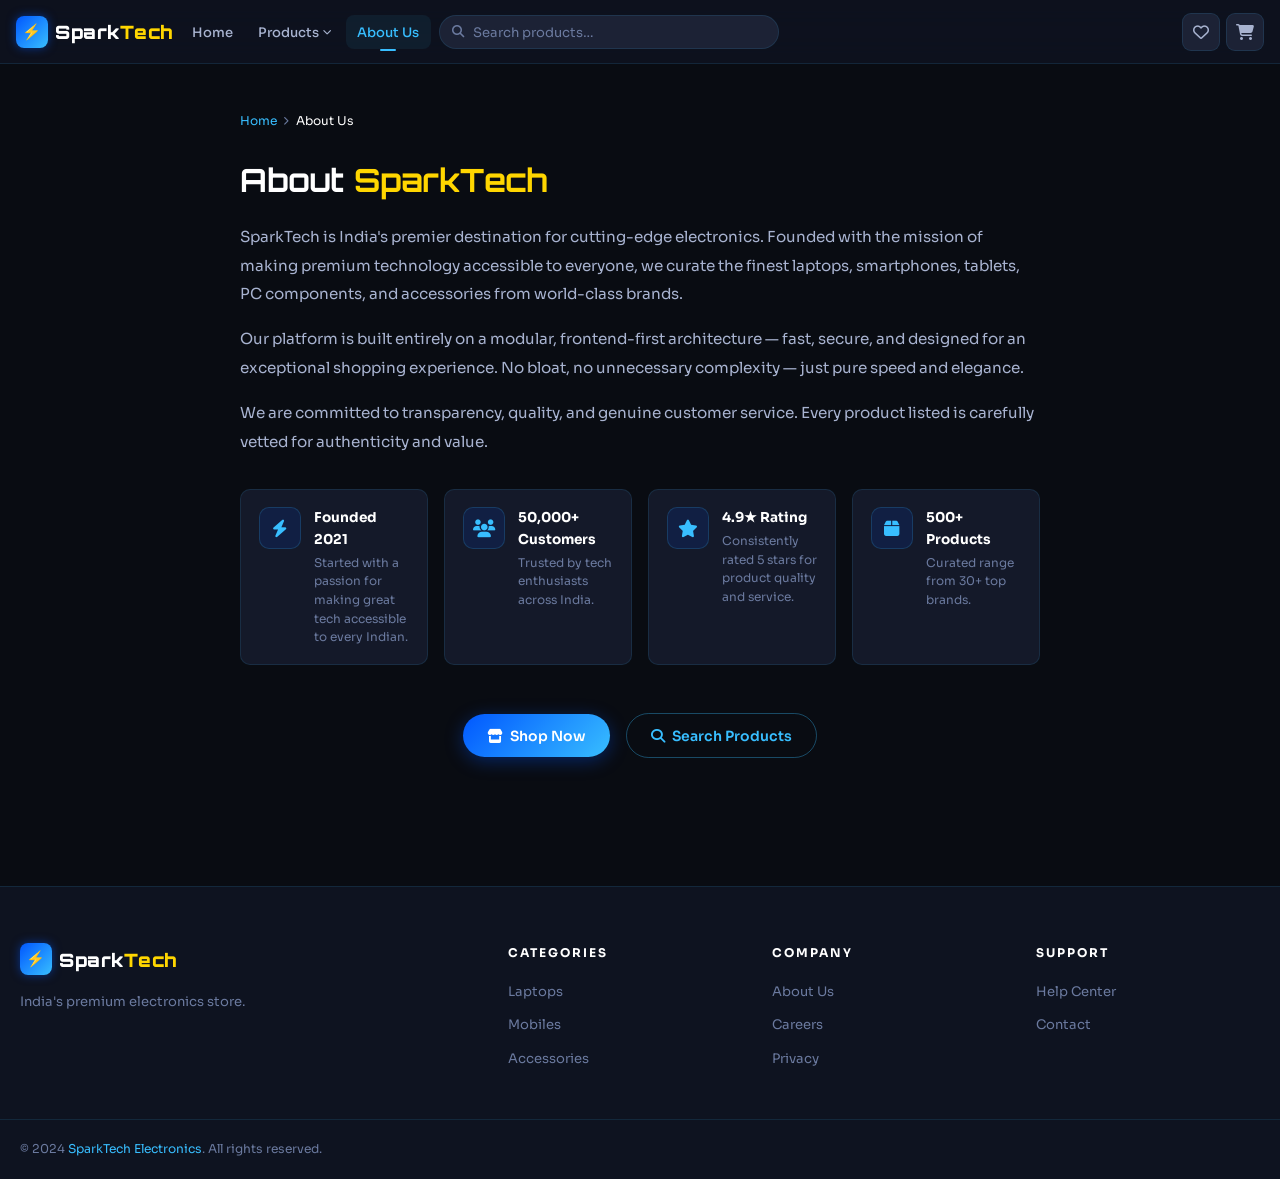
<file: about.html>
<!DOCTYPE html>
<html lang="en">
<head>
<meta charset="UTF-8">
<meta name="viewport" content="width=device-width,initial-scale=1.0,viewport-fit=cover">
<meta name="description" content="SparkTech — About Us. India's premium electronics store.">
<title>About Us — SparkTech Electronics</title>
<link rel="stylesheet" href="style.css">
<link rel="stylesheet" href="https://cdnjs.cloudflare.com/ajax/libs/font-awesome/6.5.0/css/all.min.css" crossorigin="anonymous">
</head>
<body data-page="about">
<nav class="navbar"><div class="navbar__inner">
  <a href="index.html" class="navbar__logo"><div class="navbar__logo-icon">⚡</div><div>Spark<span>Tech</span></div></a>
  <div class="navbar__links">
    <a href="index.html" data-page="home">Home</a>
    <span class="has-dd" tabindex="0" role="button" aria-haspopup="true">Products <i class="fas fa-chevron-down dd-arrow"></i>
      <div class="nav-dropdown" role="menu">
        <a href="laptops.html" role="menuitem"><span class="ico">💻</span> Laptops</a>
        <a href="mobiles.html" role="menuitem"><span class="ico">📱</span> Mobiles</a>
        <a href="tablets.html" role="menuitem"><span class="ico">📲</span> Tablets</a>
        <a href="computers.html" role="menuitem"><span class="ico">🖥️</span> Computers</a>
        <a href="components.html" role="menuitem"><span class="ico">⚙️</span> Components</a>
        <a href="accessories.html" role="menuitem"><span class="ico">🎧</span> Accessories</a>
        <a href="smartwatches.html" role="menuitem"><span class="ico">⌚</span> Smartwatches</a>
        <a href="gaming.html" role="menuitem"><span class="ico">🎮</span> Gaming</a>
      </div>
    </span>
    <a href="about.html" data-page="about" class="active">About Us</a>
  </div>
  <div class="navbar__search">
    <i class="fas fa-search s-icon"></i>
    <input type="search" class="search-input" placeholder="Search products…" autocomplete="off">
    <button class="s-clear"><i class="fas fa-times"></i></button>
  </div>
  <div class="navbar__actions">
    <button class="navbar__btn" id="open-wishlist"><i class="far fa-heart"></i><span class="navbar__badge" id="wish-badge" data-count="0">0</span></button>
    <a href="cart.html" class="navbar__btn"><i class="fas fa-shopping-cart"></i><span class="navbar__badge" id="cart-badge" data-count="0">0</span></a>
    <button class="hamburger"><span class="hamburger__line"></span><span class="hamburger__line"></span><span class="hamburger__line"></span></button>
  </div>
</div></nav>
<div class="mobile-nav-overlay"></div>
<nav class="mobile-nav">
  <div class="mobile-nav__search"><i class="fas fa-search s-icon"></i><input type="search" class="search-input" placeholder="Search…" autocomplete="off"><button class="s-clear"><i class="fas fa-times"></i></button></div>
  <div class="mobile-nav__links">
    <a href="index.html"><span class="ico">🏠</span>Home</a>
    <a href="laptops.html"><span class="ico">💻</span>Laptops</a>
    <a href="mobiles.html"><span class="ico">📱</span>Mobiles</a>
    <a href="tablets.html"><span class="ico">📲</span>Tablets</a>
    <a href="computers.html"><span class="ico">🖥️</span>Computers</a>
    <a href="components.html"><span class="ico">⚙️</span>Components</a>
    <a href="accessories.html"><span class="ico">🎧</span>Accessories</a>
    <a href="smartwatches.html"><span class="ico">⌚</span>Smartwatches</a>
    <a href="gaming.html"><span class="ico">🎮</span>Gaming</a>
    <a href="about.html"><span class="ico">ℹ️</span>About Us</a>
    <a href="cart.html"><span class="ico">🛒</span>Cart</a>
    <a href="search.html"><span class="ico">🔍</span>Search</a>
  </div>
</nav>
<main style="padding-top:var(--nav-h);min-height:80vh">
  <div class="container" style="padding:3rem 1.25rem;max-width:840px">
    <nav class="breadcrumb"><a href="index.html">Home</a><i class="fas fa-chevron-right"></i><span style="color:var(--white)">About Us</span></nav>
    <h1 style="font-family:var(--fh);font-size:2rem;margin:1.5rem 0 1rem">About <span style="color:var(--yellow)">SparkTech</span></h1>
    <div style="font-size:.95rem;color:var(--gray-lt);line-height:1.9">
      <p style="margin-bottom:1rem">SparkTech is India's premier destination for cutting-edge electronics. Founded with the mission of making premium technology accessible to everyone, we curate the finest laptops, smartphones, tablets, PC components, and accessories from world-class brands.</p>
      <p style="margin-bottom:1rem">Our platform is built entirely on a modular, frontend-first architecture — fast, secure, and designed for an exceptional shopping experience. No bloat, no unnecessary complexity — just pure speed and elegance.</p>
      <p style="margin-bottom:2rem">We are committed to transparency, quality, and genuine customer service. Every product listed is carefully vetted for authenticity and value.</p>
    </div>
    <div class="features-grid reveal">
      <div class="feature-item"><div class="feature-icon"><i class="fas fa-bolt"></i></div><div class="feature-text"><h4>Founded 2021</h4><p>Started with a passion for making great tech accessible to every Indian.</p></div></div>
      <div class="feature-item"><div class="feature-icon"><i class="fas fa-users"></i></div><div class="feature-text"><h4>50,000+ Customers</h4><p>Trusted by tech enthusiasts across India.</p></div></div>
      <div class="feature-item"><div class="feature-icon"><i class="fas fa-star"></i></div><div class="feature-text"><h4>4.9★ Rating</h4><p>Consistently rated 5 stars for product quality and service.</p></div></div>
      <div class="feature-item"><div class="feature-icon"><i class="fas fa-box"></i></div><div class="feature-text"><h4>500+ Products</h4><p>Curated range from 30+ top brands.</p></div></div>
    </div>
    <div style="text-align:center;margin-top:3rem">
      <a href="index.html" class="btn btn-primary"><i class="fas fa-store"></i> Shop Now</a>
      <a href="search.html" class="btn btn-outline" style="margin-left:.75rem"><i class="fas fa-search"></i> Search Products</a>
    </div>
  </div>
</main>
<footer class="footer">
  <div class="footer-grid container" style="padding:0 1.25rem">
    <div class="footer-brand"><a href="index.html" class="navbar__logo" style="font-size:1.15rem"><div class="navbar__logo-icon">⚡</div><div>Spark<span>Tech</span></div></a><p>India's premium electronics store.</p></div>
    <div class="footer-col"><h4>Categories</h4><ul><li><a href="laptops.html">Laptops</a></li><li><a href="mobiles.html">Mobiles</a></li><li><a href="accessories.html">Accessories</a></li></ul></div>
    <div class="footer-col"><h4>Company</h4><ul><li><a href="about.html">About Us</a></li><li><a href="#">Careers</a></li><li><a href="#">Privacy</a></li></ul></div>
    <div class="footer-col"><h4>Support</h4><ul><li><a href="#">Help Center</a></li><li><a href="#">Contact</a></li></ul></div>
  </div>
  <div class="footer-bottom"><p>© 2024 <span>SparkTech Electronics</span>. All rights reserved.</p></div>
</footer>
<div class="modal-overlay" id="wishlist-overlay" role="dialog" aria-modal="true">
  <div class="modal"><div class="modal-head"><h2><i class="far fa-heart" style="color:#F43F5E;margin-right:.4rem"></i>My Wishlist</h2><button class="modal-close"><i class="fas fa-times"></i></button></div>
  <div class="modal-body"><div id="wishlist-grid" class="wish-empty"><i class="far fa-heart"></i><p>Wishlist is empty.</p></div></div></div>
</div>
<script src="products.js"></script>
<script src="app.js"></script>
</body>
</html>
</file>
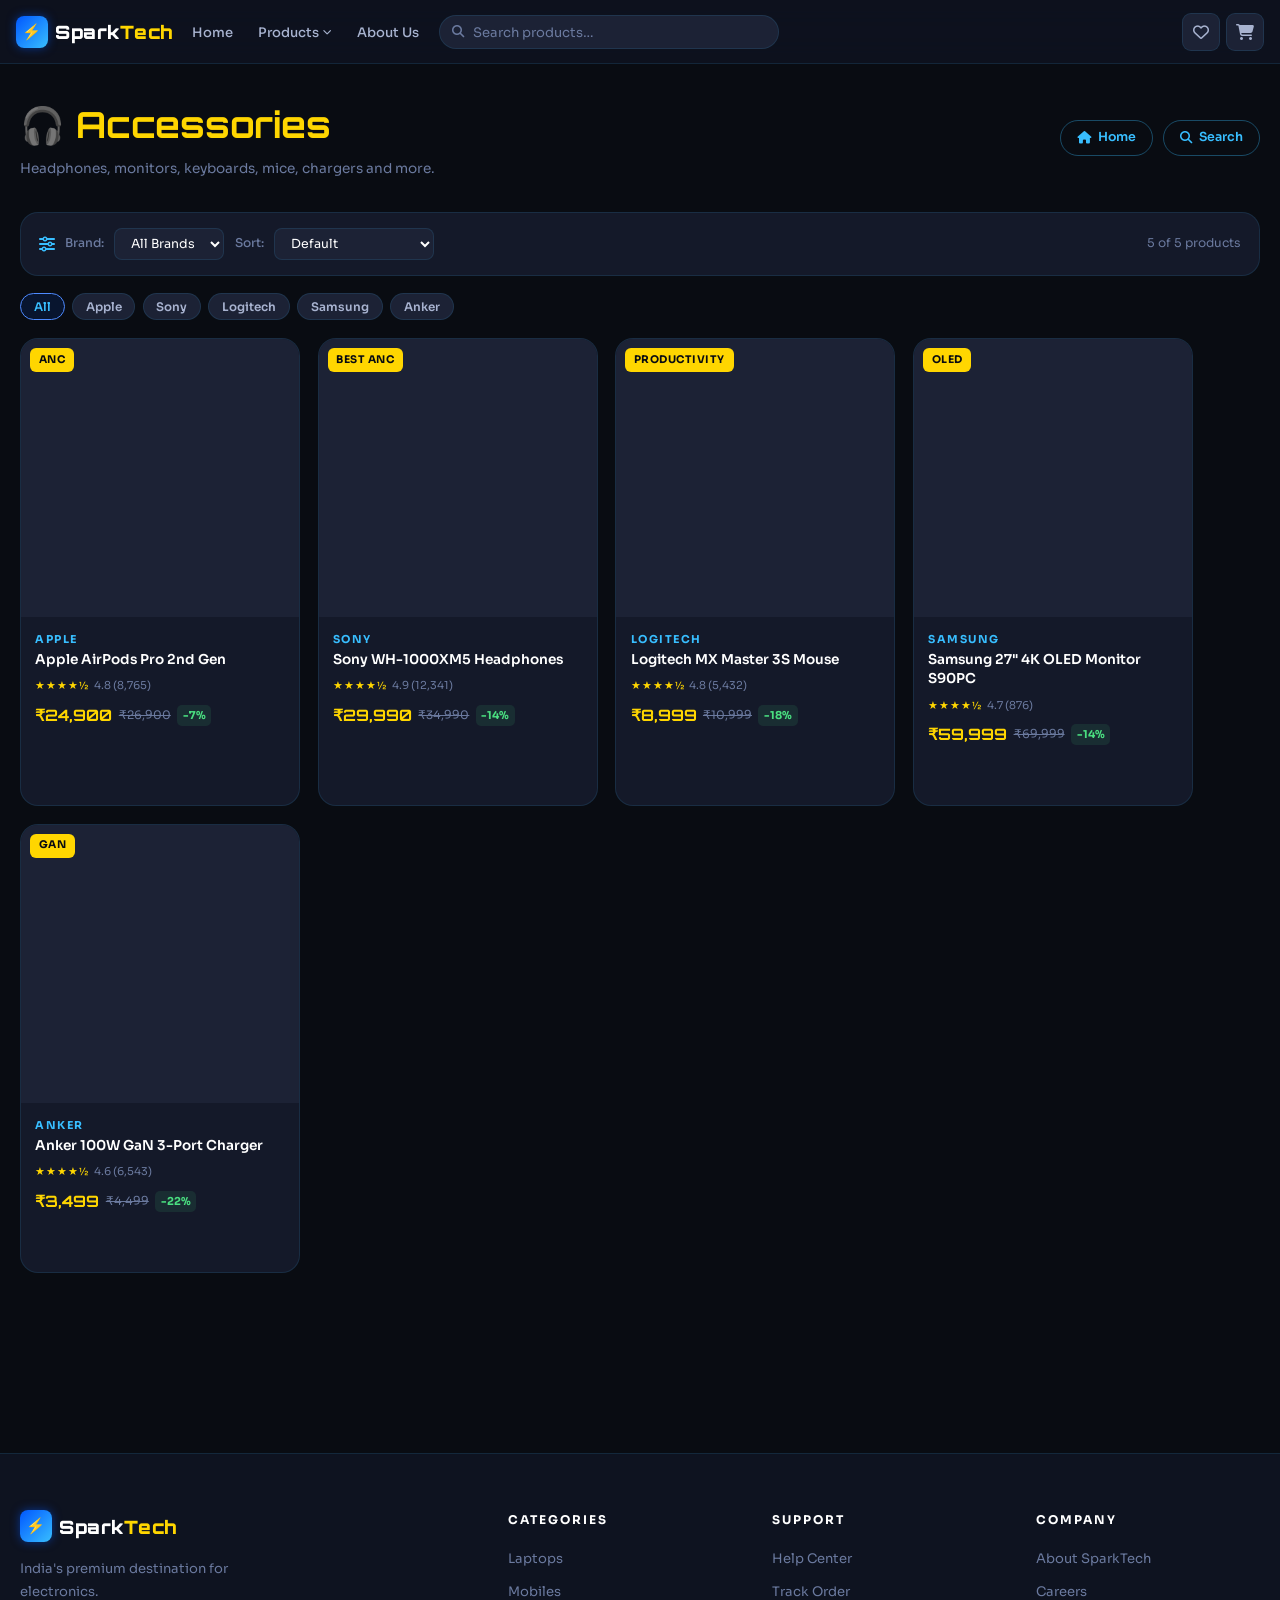
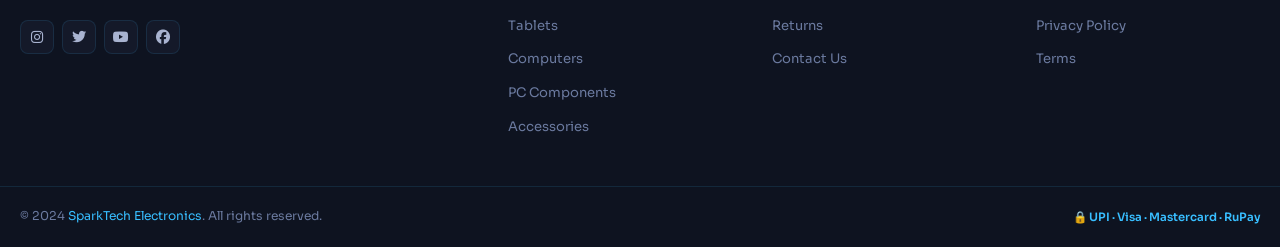
<file: accessories.html>
<!DOCTYPE html>
<html lang="en">
<head>
<meta charset="UTF-8">
<meta name="viewport" content="width=device-width,initial-scale=1.0,viewport-fit=cover">
<meta name="description" content="SparkTech — Shop Accessories. Headphones, monitors, keyboards, mice, chargers and more.">
<title>Accessories — SparkTech Electronics</title>
<link rel="stylesheet" href="style.css">
<link rel="stylesheet" href="https://cdnjs.cloudflare.com/ajax/libs/font-awesome/6.5.0/css/all.min.css" crossorigin="anonymous">
</head>
<body data-page="accessories">

<nav class="navbar" role="navigation">
  <div class="navbar__inner">
    <a href="index.html" class="navbar__logo"><div class="navbar__logo-icon">⚡</div><div>Spark<span>Tech</span></div></a>
    <div class="navbar__links">
      <a href="index.html" data-page="home">Home</a>
      <span class="has-dd" tabindex="0" role="button" aria-haspopup="true">
        Products <i class="fas fa-chevron-down dd-arrow"></i>
        <div class="nav-dropdown" role="menu">
          <a href="laptops.html" data-page="laptops" role="menuitem"><span class="ico">💻</span> Laptops</a>
          <a href="mobiles.html" data-page="mobiles" role="menuitem"><span class="ico">📱</span> Mobiles</a>
          <a href="tablets.html" data-page="tablets" role="menuitem"><span class="ico">📲</span> Tablets</a>
          <a href="computers.html" data-page="computers" role="menuitem"><span class="ico">🖥️</span> Computers</a>
          <a href="components.html" data-page="components" role="menuitem"><span class="ico">⚙️</span> Components</a>
          <a href="accessories.html" data-page="accessories" role="menuitem"><span class="ico">🎧</span> Accessories</a>
          <a href="smartwatches.html" data-page="smartwatches" role="menuitem"><span class="ico">⌚</span> Smartwatches</a>
          <a href="gaming.html" data-page="gaming" role="menuitem"><span class="ico">🎮</span> Gaming</a>
        </div>
      </span>
      <a href="about.html" data-page="about">About Us</a>
    </div>
    <div class="navbar__search" role="search">
      <i class="fas fa-search s-icon"></i>
      <input type="search" class="search-input" placeholder="Search products…" autocomplete="off" aria-label="Search">
      <button class="s-clear" aria-label="Clear search"><i class="fas fa-times"></i></button>
    </div>
    <div class="navbar__actions">
      <button class="navbar__btn" id="open-wishlist" aria-label="Wishlist">
        <i class="far fa-heart"></i><span class="navbar__badge" id="wish-badge" data-count="0">0</span>
      </button>
      <a href="cart.html" class="navbar__btn" aria-label="Cart">
        <i class="fas fa-shopping-cart"></i><span class="navbar__badge" id="cart-badge" data-count="0">0</span>
      </a>
      <button class="hamburger" aria-label="Toggle menu">
        <span class="hamburger__line"></span><span class="hamburger__line"></span><span class="hamburger__line"></span>
      </button>
    </div>
  </div>
</nav>
<div class="mobile-nav-overlay" aria-hidden="true"></div>
<nav class="mobile-nav" aria-label="Mobile navigation">
  <div class="mobile-nav__search">
    <i class="fas fa-search s-icon"></i>
    <input type="search" class="search-input" placeholder="Search…" autocomplete="off">
    <button class="s-clear"><i class="fas fa-times"></i></button>
  </div>
  <div class="mobile-nav__links">
    <a href="index.html" data-page="home"><span class="ico">🏠</span>Home</a>
    <a href="laptops.html" data-page="laptops"><span class="ico">💻</span>Laptops</a>
    <a href="mobiles.html" data-page="mobiles"><span class="ico">📱</span>Mobiles</a>
    <a href="tablets.html" data-page="tablets"><span class="ico">📲</span>Tablets</a>
    <a href="computers.html" data-page="computers"><span class="ico">🖥️</span>Computers</a>
    <a href="components.html" data-page="components"><span class="ico">⚙️</span>Components</a>
    <a href="accessories.html" data-page="accessories"><span class="ico">🎧</span>Accessories</a>
    <a href="smartwatches.html" data-page="smartwatches"><span class="ico">⌚</span>Smartwatches</a>
    <a href="gaming.html" data-page="gaming"><span class="ico">🎮</span>Gaming</a>
    <a href="about.html" data-page="about"><span class="ico">ℹ️</span>About Us</a>
    <a href="cart.html"><span class="ico">🛒</span>Cart</a>
    <a href="search.html"><span class="ico">🔍</span>Search</a>
  </div>
</nav>

<div class="page-hero">
  <div><h1>🎧 <span>Accessories</span></h1><p>Headphones, monitors, keyboards, mice, chargers and more.</p></div>
  <div style="display:flex;gap:.6rem;flex-wrap:wrap">
    <a href="index.html" class="btn btn-outline btn-sm"><i class="fas fa-home"></i> Home</a>
    <a href="search.html" class="btn btn-outline btn-sm"><i class="fas fa-search"></i> Search</a>
  </div>
</div>

<main class="container" style="padding-bottom:4rem">
  <div class="filter-bar" id="filter-bar">
    <i class="fas fa-sliders-h" style="color:var(--sky)"></i>
    <label for="brand-filter">Brand:</label>
    <select class="filter-select" id="brand-filter"></select>
    <label for="sort-filter">Sort:</label>
    <select class="filter-select" id="sort-filter">
      <option value="default">Default</option>
      <option value="price-asc">Price: Low → High</option>
      <option value="price-desc">Price: High → Low</option>
      <option value="rating">Top Rated</option>
    </select>
    <div class="filter-spacer"></div>
    <span id="filter-count"></span>
  </div>
  <div style="display:flex;flex-wrap:wrap;gap:.45rem;margin-bottom:1.1rem">
    <button class="filter-pill active" data-filter="all">All</button>
    <button class="filter-pill" data-filter="Apple">Apple</button><button class="filter-pill" data-filter="Sony">Sony</button><button class="filter-pill" data-filter="Logitech">Logitech</button><button class="filter-pill" data-filter="Samsung">Samsung</button><button class="filter-pill" data-filter="Anker">Anker</button>
  </div>
  <div class="products-grid" id="products-grid" aria-live="polite"></div>
  <div class="load-more-wrap">
    <button class="btn-loadmore" id="load-more" style="display:none"><i class="fas fa-plus"></i> Load More</button>
  </div>
</main>

<footer class="footer">
  <div class="footer-grid container" style="padding:0 1.25rem">
    <div class="footer-brand">
      <a href="index.html" class="navbar__logo" style="font-size:1.15rem"><div class="navbar__logo-icon">⚡</div><div>Spark<span>Tech</span></div></a>
      <p>India's premium destination for electronics.</p>
      <div class="socials">
        <a href="#" class="social-btn"><i class="fab fa-instagram"></i></a>
        <a href="#" class="social-btn"><i class="fab fa-twitter"></i></a>
        <a href="#" class="social-btn"><i class="fab fa-youtube"></i></a>
        <a href="#" class="social-btn"><i class="fab fa-facebook"></i></a>
      </div>
    </div>
    <div class="footer-col"><h4>Categories</h4><ul>
      <li><a href="laptops.html">Laptops</a></li><li><a href="mobiles.html">Mobiles</a></li>
      <li><a href="tablets.html">Tablets</a></li><li><a href="computers.html">Computers</a></li>
      <li><a href="components.html">PC Components</a></li><li><a href="accessories.html">Accessories</a></li>
    </ul></div>
    <div class="footer-col"><h4>Support</h4><ul>
      <li><a href="#">Help Center</a></li><li><a href="#">Track Order</a></li>
      <li><a href="#">Returns</a></li><li><a href="#">Contact Us</a></li>
    </ul></div>
    <div class="footer-col"><h4>Company</h4><ul>
      <li><a href="about.html">About SparkTech</a></li><li><a href="#">Careers</a></li>
      <li><a href="#">Privacy Policy</a></li><li><a href="#">Terms</a></li>
    </ul></div>
  </div>
  <div class="footer-bottom"><p>© 2024 <span>SparkTech Electronics</span>. All rights reserved.</p><div class="pay-methods">🔒 UPI · Visa · Mastercard · RuPay</div></div>
</footer>

<div class="modal-overlay" id="wishlist-overlay" role="dialog" aria-modal="true">
  <div class="modal">
    <div class="modal-head"><h2><i class="far fa-heart" style="color:#F43F5E;margin-right:.4rem"></i>My Wishlist</h2><button class="modal-close"><i class="fas fa-times"></i></button></div>
    <div class="modal-body"><div id="wishlist-grid" class="wish-empty"><i class="far fa-heart"></i><p>Wishlist is empty.</p></div></div>
  </div>
</div>

<script src="products.js"></script>
<script src="app.js"></script>
</body>
</html>
</file>
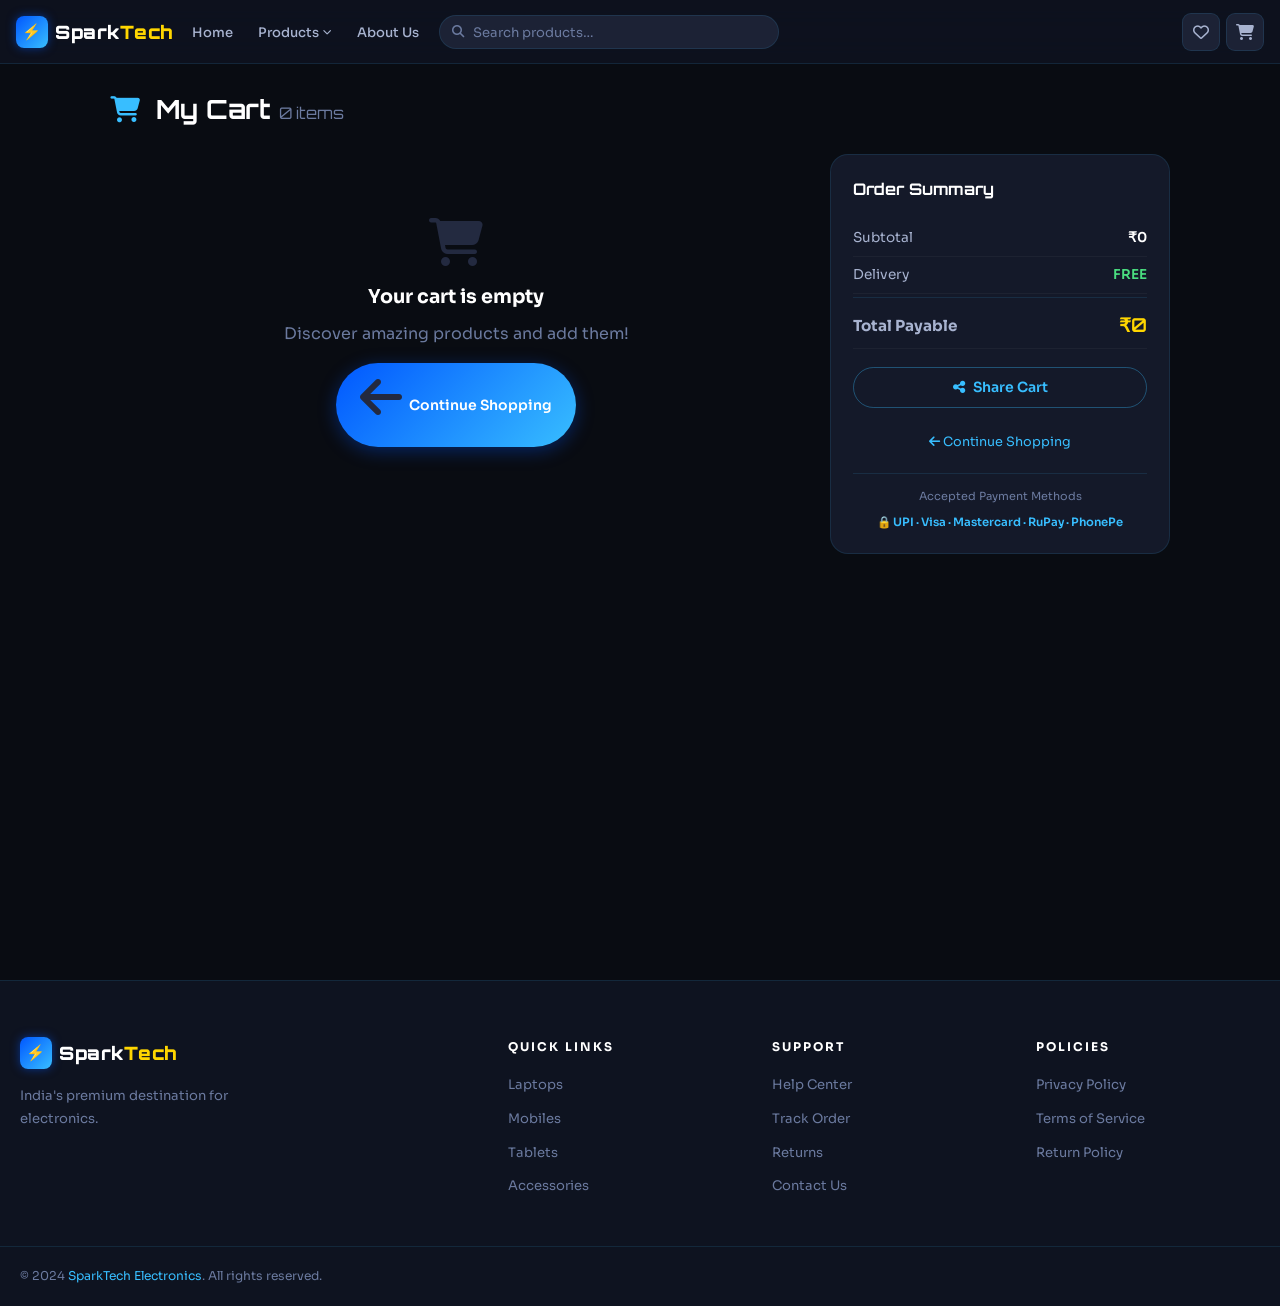
<file: cart.html>
<!DOCTYPE html>
<html lang="en">
<head>
<meta charset="UTF-8">
<meta name="viewport" content="width=device-width,initial-scale=1.0,viewport-fit=cover">
<meta name="description" content="SparkTech — Shopping Cart">
<title>Cart — SparkTech Electronics</title>
<link rel="stylesheet" href="style.css">
<link rel="stylesheet" href="https://cdnjs.cloudflare.com/ajax/libs/font-awesome/6.5.0/css/all.min.css" crossorigin="anonymous">
</head>
<body data-page="cart">

<nav class="navbar" role="navigation">
  <div class="navbar__inner">
    <a href="index.html" class="navbar__logo"><div class="navbar__logo-icon">⚡</div><div>Spark<span>Tech</span></div></a>
    <div class="navbar__links">
      <a href="index.html" data-page="home">Home</a>
      <span class="has-dd" tabindex="0" role="button" aria-haspopup="true">
        Products <i class="fas fa-chevron-down dd-arrow"></i>
        <div class="nav-dropdown" role="menu">
          <a href="laptops.html" role="menuitem"><span class="ico">💻</span> Laptops</a>
          <a href="mobiles.html" role="menuitem"><span class="ico">📱</span> Mobiles</a>
          <a href="tablets.html" role="menuitem"><span class="ico">📲</span> Tablets</a>
          <a href="computers.html" role="menuitem"><span class="ico">🖥️</span> Computers</a>
          <a href="components.html" role="menuitem"><span class="ico">⚙️</span> Components</a>
          <a href="accessories.html" role="menuitem"><span class="ico">🎧</span> Accessories</a>
          <a href="smartwatches.html" role="menuitem"><span class="ico">⌚</span> Smartwatches</a>
          <a href="gaming.html" role="menuitem"><span class="ico">🎮</span> Gaming</a>
        </div>
      </span>
      <a href="about.html" data-page="about">About Us</a>
    </div>
    <div class="navbar__search" role="search">
      <i class="fas fa-search s-icon"></i>
      <input type="search" class="search-input" placeholder="Search products…" autocomplete="off">
      <button class="s-clear"><i class="fas fa-times"></i></button>
    </div>
    <div class="navbar__actions">
      <button class="navbar__btn" id="open-wishlist" aria-label="Wishlist">
        <i class="far fa-heart"></i><span class="navbar__badge" id="wish-badge" data-count="0">0</span>
      </button>
      <a href="cart.html" class="navbar__btn" aria-label="Cart">
        <i class="fas fa-shopping-cart"></i><span class="navbar__badge" id="cart-badge" data-count="0">0</span>
      </a>
      <button class="hamburger"><span class="hamburger__line"></span><span class="hamburger__line"></span><span class="hamburger__line"></span></button>
    </div>
  </div>
</nav>
<div class="mobile-nav-overlay" aria-hidden="true"></div>
<nav class="mobile-nav">
  <div class="mobile-nav__search">
    <i class="fas fa-search s-icon"></i>
    <input type="search" class="search-input" placeholder="Search…" autocomplete="off">
    <button class="s-clear"><i class="fas fa-times"></i></button>
  </div>
  <div class="mobile-nav__links">
    <a href="index.html"><span class="ico">🏠</span>Home</a>
    <a href="laptops.html"><span class="ico">💻</span>Laptops</a>
    <a href="mobiles.html"><span class="ico">📱</span>Mobiles</a>
    <a href="tablets.html"><span class="ico">📲</span>Tablets</a>
    <a href="computers.html"><span class="ico">🖥️</span>Computers</a>
    <a href="components.html"><span class="ico">⚙️</span>Components</a>
    <a href="accessories.html"><span class="ico">🎧</span>Accessories</a>
    <a href="smartwatches.html"><span class="ico">⌚</span>Smartwatches</a>
    <a href="gaming.html"><span class="ico">🎮</span>Gaming</a>
    <a href="about.html"><span class="ico">ℹ️</span>About Us</a>
    <a href="cart.html"><span class="ico">🛒</span>Cart</a>
  </div>
</nav>

<main class="cart-page">
  <div class="cart-container">
    <h1>
      <i class="fas fa-shopping-cart" style="color:var(--sky);margin-right:.5rem"></i>
      My Cart
      <span id="cart-title-count" style="font-size:1rem;font-weight:400;color:var(--gray)"></span>
    </h1>

    <div class="cart-layout">
      <!-- Cart items list -->
      <div>
        <div id="cart-items" class="cart-items" aria-live="polite"></div>
      </div>

      <!-- Order Summary — no coupon, no checkout, no discount -->
      <div class="cart-summary">
        <h3>Order Summary</h3>
        <div class="sum-row">
          <span class="sum-label">Subtotal</span>
          <span class="sum-val" id="sum-sub">—</span>
        </div>
        <div class="sum-row">
          <span class="sum-label">Delivery</span>
          <span class="sum-val" id="sum-ship">—</span>
        </div>
        <div class="sum-row total">
          <span class="sum-label">Total Payable</span>
          <span class="sum-val" id="sum-total">—</span>
        </div>

        <!-- Share Cart button -->
        <button class="btn btn-outline" id="cart-share-btn"
          style="width:100%;margin-top:1.1rem;justify-content:center;gap:.5rem">
          <i class="fas fa-share-alt"></i> Share Cart
        </button>

        <!-- Share Cart panel -->
        <div class="cart-share-panel" id="cart-share-panel">
          <div style="font-size:.74rem;font-weight:700;color:var(--gray-lt)">
            <i class="fas fa-info-circle" style="color:var(--sky);margin-right:.3rem"></i>
            Recipient will see your exact cart items
          </div>
          <div class="cart-share-url">
            <input id="cart-share-url" readonly placeholder="Generating cart link…" aria-label="Cart share URL">
            <button class="btn btn-sm btn-outline" onclick="copyCartUrl()">Copy</button>
          </div>
          <div class="cart-share-btns">
            <button class="share-btn share-whatsapp" onclick="shareCartWA()">
              <i class="fab fa-whatsapp"></i> WhatsApp
            </button>
          </div>
        </div>

        <div style="margin-top:1.25rem;text-align:center">
          <a href="index.html" style="font-size:.8rem;color:var(--sky)">
            <i class="fas fa-arrow-left"></i> Continue Shopping
          </a>
        </div>

        <!-- Accepted payment methods (info only) -->
        <div style="margin-top:1.25rem;padding-top:.85rem;border-top:1px solid var(--border)">
          <div style="font-size:.7rem;color:var(--gray);margin-bottom:.45rem;text-align:center">Accepted Payment Methods</div>
          <div style="font-size:.72rem;color:var(--sky);font-weight:600;text-align:center">
            🔒 UPI · Visa · Mastercard · RuPay · PhonePe
          </div>
        </div>
      </div>
    </div>
  </div>
</main>

<footer class="footer">
  <div class="footer-grid container" style="padding:0 1.25rem">
    <div class="footer-brand">
      <a href="index.html" class="navbar__logo" style="font-size:1.15rem"><div class="navbar__logo-icon">⚡</div><div>Spark<span>Tech</span></div></a>
      <p>India's premium destination for electronics.</p>
    </div>
    <div class="footer-col"><h4>Quick Links</h4><ul>
      <li><a href="laptops.html">Laptops</a></li><li><a href="mobiles.html">Mobiles</a></li>
      <li><a href="tablets.html">Tablets</a></li><li><a href="accessories.html">Accessories</a></li>
    </ul></div>
    <div class="footer-col"><h4>Support</h4><ul>
      <li><a href="#">Help Center</a></li><li><a href="#">Track Order</a></li>
      <li><a href="#">Returns</a></li><li><a href="#">Contact Us</a></li>
    </ul></div>
    <div class="footer-col"><h4>Policies</h4><ul>
      <li><a href="#">Privacy Policy</a></li><li><a href="#">Terms of Service</a></li>
      <li><a href="#">Return Policy</a></li>
    </ul></div>
  </div>
  <div class="footer-bottom"><p>© 2024 <span>SparkTech Electronics</span>. All rights reserved.</p></div>
</footer>

<div class="modal-overlay" id="wishlist-overlay" role="dialog" aria-modal="true">
  <div class="modal">
    <div class="modal-head"><h2><i class="far fa-heart" style="color:#F43F5E;margin-right:.4rem"></i>My Wishlist</h2><button class="modal-close"><i class="fas fa-times"></i></button></div>
    <div class="modal-body"><div id="wishlist-grid" class="wish-empty"><i class="far fa-heart"></i><p>Wishlist is empty.</p></div></div>
  </div>
</div>

<script src="products.js"></script>
<script src="app.js"></script>
</body>
</html>
</file>
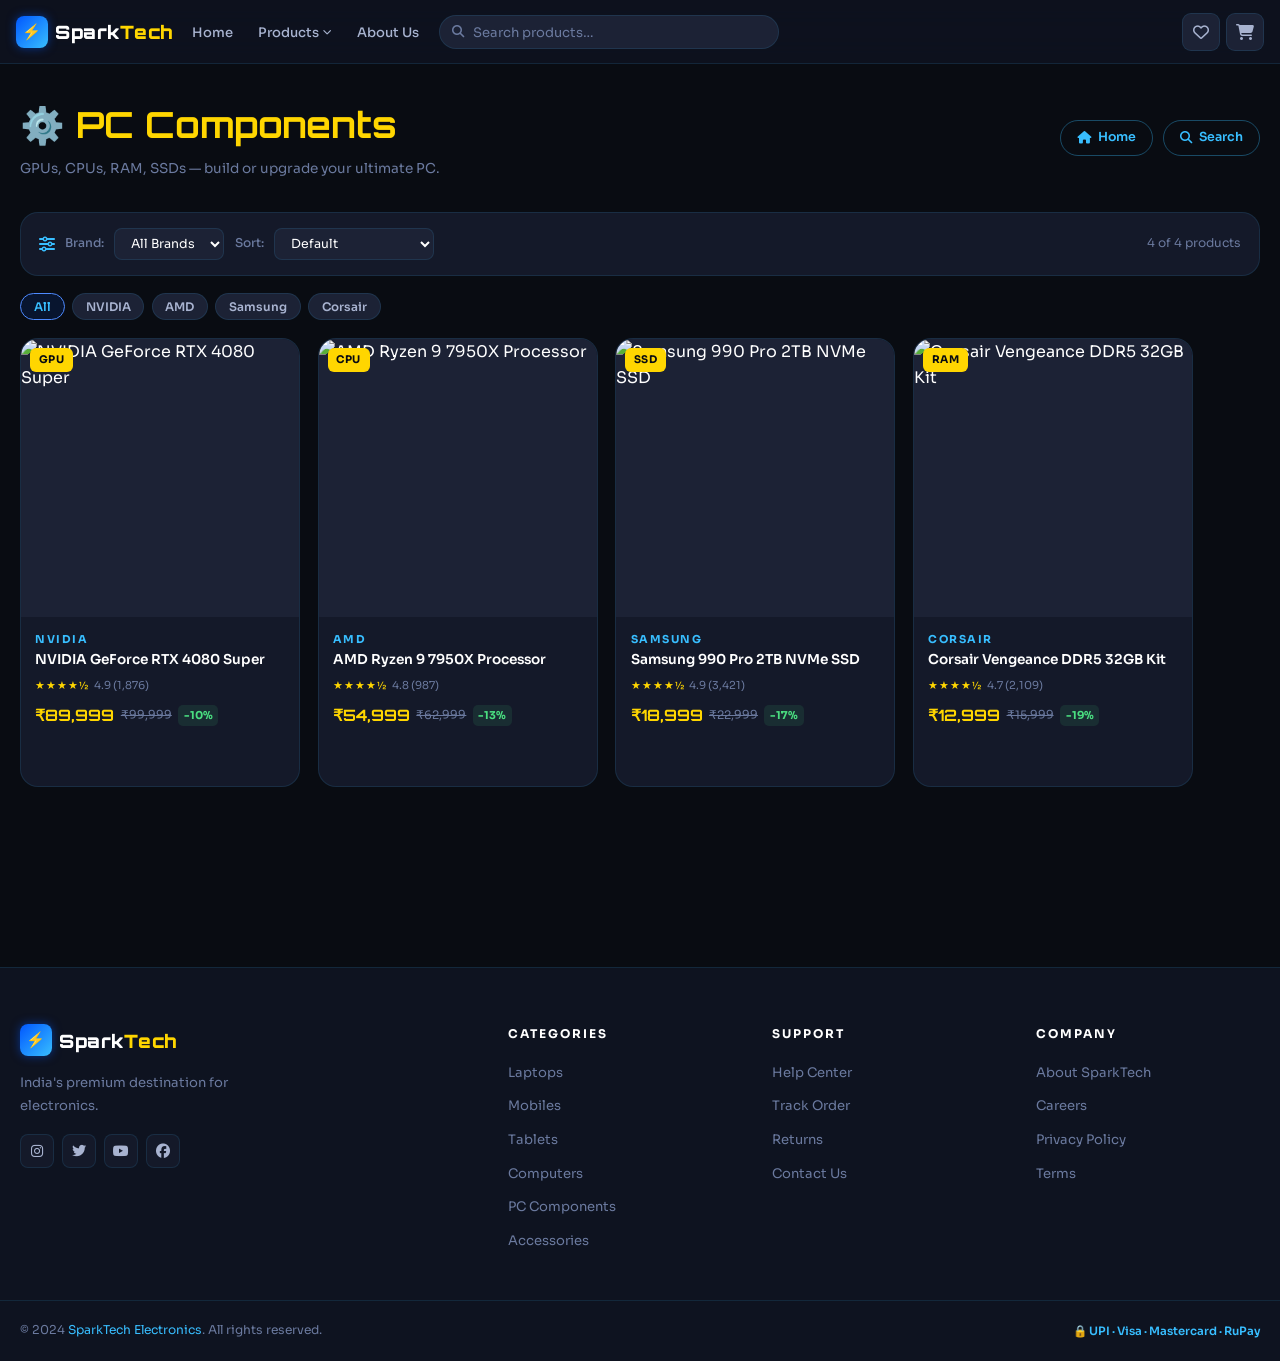
<file: components.html>
<!DOCTYPE html>
<html lang="en">
<head>
<meta charset="UTF-8">
<meta name="viewport" content="width=device-width,initial-scale=1.0,viewport-fit=cover">
<meta name="description" content="SparkTech — Shop PC Components. GPUs, CPUs, RAM, SSDs — build or upgrade your ultimate PC.">
<title>PC Components — SparkTech Electronics</title>
<link rel="stylesheet" href="style.css">
<link rel="stylesheet" href="https://cdnjs.cloudflare.com/ajax/libs/font-awesome/6.5.0/css/all.min.css" crossorigin="anonymous">
</head>
<body data-page="components">

<nav class="navbar" role="navigation">
  <div class="navbar__inner">
    <a href="index.html" class="navbar__logo"><div class="navbar__logo-icon">⚡</div><div>Spark<span>Tech</span></div></a>
    <div class="navbar__links">
      <a href="index.html" data-page="home">Home</a>
      <span class="has-dd" tabindex="0" role="button" aria-haspopup="true">
        Products <i class="fas fa-chevron-down dd-arrow"></i>
        <div class="nav-dropdown" role="menu">
          <a href="laptops.html" data-page="laptops" role="menuitem"><span class="ico">💻</span> Laptops</a>
          <a href="mobiles.html" data-page="mobiles" role="menuitem"><span class="ico">📱</span> Mobiles</a>
          <a href="tablets.html" data-page="tablets" role="menuitem"><span class="ico">📲</span> Tablets</a>
          <a href="computers.html" data-page="computers" role="menuitem"><span class="ico">🖥️</span> Computers</a>
          <a href="components.html" data-page="components" role="menuitem"><span class="ico">⚙️</span> Components</a>
          <a href="accessories.html" data-page="accessories" role="menuitem"><span class="ico">🎧</span> Accessories</a>
          <a href="smartwatches.html" data-page="smartwatches" role="menuitem"><span class="ico">⌚</span> Smartwatches</a>
          <a href="gaming.html" data-page="gaming" role="menuitem"><span class="ico">🎮</span> Gaming</a>
        </div>
      </span>
      <a href="about.html" data-page="about">About Us</a>
    </div>
    <div class="navbar__search" role="search">
      <i class="fas fa-search s-icon"></i>
      <input type="search" class="search-input" placeholder="Search products…" autocomplete="off" aria-label="Search">
      <button class="s-clear" aria-label="Clear search"><i class="fas fa-times"></i></button>
    </div>
    <div class="navbar__actions">
      <button class="navbar__btn" id="open-wishlist" aria-label="Wishlist">
        <i class="far fa-heart"></i><span class="navbar__badge" id="wish-badge" data-count="0">0</span>
      </button>
      <a href="cart.html" class="navbar__btn" aria-label="Cart">
        <i class="fas fa-shopping-cart"></i><span class="navbar__badge" id="cart-badge" data-count="0">0</span>
      </a>
      <button class="hamburger" aria-label="Toggle menu">
        <span class="hamburger__line"></span><span class="hamburger__line"></span><span class="hamburger__line"></span>
      </button>
    </div>
  </div>
</nav>
<div class="mobile-nav-overlay" aria-hidden="true"></div>
<nav class="mobile-nav" aria-label="Mobile navigation">
  <div class="mobile-nav__search">
    <i class="fas fa-search s-icon"></i>
    <input type="search" class="search-input" placeholder="Search…" autocomplete="off">
    <button class="s-clear"><i class="fas fa-times"></i></button>
  </div>
  <div class="mobile-nav__links">
    <a href="index.html" data-page="home"><span class="ico">🏠</span>Home</a>
    <a href="laptops.html" data-page="laptops"><span class="ico">💻</span>Laptops</a>
    <a href="mobiles.html" data-page="mobiles"><span class="ico">📱</span>Mobiles</a>
    <a href="tablets.html" data-page="tablets"><span class="ico">📲</span>Tablets</a>
    <a href="computers.html" data-page="computers"><span class="ico">🖥️</span>Computers</a>
    <a href="components.html" data-page="components"><span class="ico">⚙️</span>Components</a>
    <a href="accessories.html" data-page="accessories"><span class="ico">🎧</span>Accessories</a>
    <a href="smartwatches.html" data-page="smartwatches"><span class="ico">⌚</span>Smartwatches</a>
    <a href="gaming.html" data-page="gaming"><span class="ico">🎮</span>Gaming</a>
    <a href="about.html" data-page="about"><span class="ico">ℹ️</span>About Us</a>
    <a href="cart.html"><span class="ico">🛒</span>Cart</a>
    <a href="search.html"><span class="ico">🔍</span>Search</a>
  </div>
</nav>

<div class="page-hero">
  <div><h1>⚙️ <span>PC Components</span></h1><p>GPUs, CPUs, RAM, SSDs — build or upgrade your ultimate PC.</p></div>
  <div style="display:flex;gap:.6rem;flex-wrap:wrap">
    <a href="index.html" class="btn btn-outline btn-sm"><i class="fas fa-home"></i> Home</a>
    <a href="search.html" class="btn btn-outline btn-sm"><i class="fas fa-search"></i> Search</a>
  </div>
</div>

<main class="container" style="padding-bottom:4rem">
  <div class="filter-bar" id="filter-bar">
    <i class="fas fa-sliders-h" style="color:var(--sky)"></i>
    <label for="brand-filter">Brand:</label>
    <select class="filter-select" id="brand-filter"></select>
    <label for="sort-filter">Sort:</label>
    <select class="filter-select" id="sort-filter">
      <option value="default">Default</option>
      <option value="price-asc">Price: Low → High</option>
      <option value="price-desc">Price: High → Low</option>
      <option value="rating">Top Rated</option>
    </select>
    <div class="filter-spacer"></div>
    <span id="filter-count"></span>
  </div>
  <div style="display:flex;flex-wrap:wrap;gap:.45rem;margin-bottom:1.1rem">
    <button class="filter-pill active" data-filter="all">All</button>
    <button class="filter-pill" data-filter="NVIDIA">NVIDIA</button><button class="filter-pill" data-filter="AMD">AMD</button><button class="filter-pill" data-filter="Samsung">Samsung</button><button class="filter-pill" data-filter="Corsair">Corsair</button>
  </div>
  <div class="products-grid" id="products-grid" aria-live="polite"></div>
  <div class="load-more-wrap">
    <button class="btn-loadmore" id="load-more" style="display:none"><i class="fas fa-plus"></i> Load More</button>
  </div>
</main>

<footer class="footer">
  <div class="footer-grid container" style="padding:0 1.25rem">
    <div class="footer-brand">
      <a href="index.html" class="navbar__logo" style="font-size:1.15rem"><div class="navbar__logo-icon">⚡</div><div>Spark<span>Tech</span></div></a>
      <p>India's premium destination for electronics.</p>
      <div class="socials">
        <a href="#" class="social-btn"><i class="fab fa-instagram"></i></a>
        <a href="#" class="social-btn"><i class="fab fa-twitter"></i></a>
        <a href="#" class="social-btn"><i class="fab fa-youtube"></i></a>
        <a href="#" class="social-btn"><i class="fab fa-facebook"></i></a>
      </div>
    </div>
    <div class="footer-col"><h4>Categories</h4><ul>
      <li><a href="laptops.html">Laptops</a></li><li><a href="mobiles.html">Mobiles</a></li>
      <li><a href="tablets.html">Tablets</a></li><li><a href="computers.html">Computers</a></li>
      <li><a href="components.html">PC Components</a></li><li><a href="accessories.html">Accessories</a></li>
    </ul></div>
    <div class="footer-col"><h4>Support</h4><ul>
      <li><a href="#">Help Center</a></li><li><a href="#">Track Order</a></li>
      <li><a href="#">Returns</a></li><li><a href="#">Contact Us</a></li>
    </ul></div>
    <div class="footer-col"><h4>Company</h4><ul>
      <li><a href="about.html">About SparkTech</a></li><li><a href="#">Careers</a></li>
      <li><a href="#">Privacy Policy</a></li><li><a href="#">Terms</a></li>
    </ul></div>
  </div>
  <div class="footer-bottom"><p>© 2024 <span>SparkTech Electronics</span>. All rights reserved.</p><div class="pay-methods">🔒 UPI · Visa · Mastercard · RuPay</div></div>
</footer>

<div class="modal-overlay" id="wishlist-overlay" role="dialog" aria-modal="true">
  <div class="modal">
    <div class="modal-head"><h2><i class="far fa-heart" style="color:#F43F5E;margin-right:.4rem"></i>My Wishlist</h2><button class="modal-close"><i class="fas fa-times"></i></button></div>
    <div class="modal-body"><div id="wishlist-grid" class="wish-empty"><i class="far fa-heart"></i><p>Wishlist is empty.</p></div></div>
  </div>
</div>

<script src="products.js"></script>
<script src="app.js"></script>
</body>
</html>
</file>
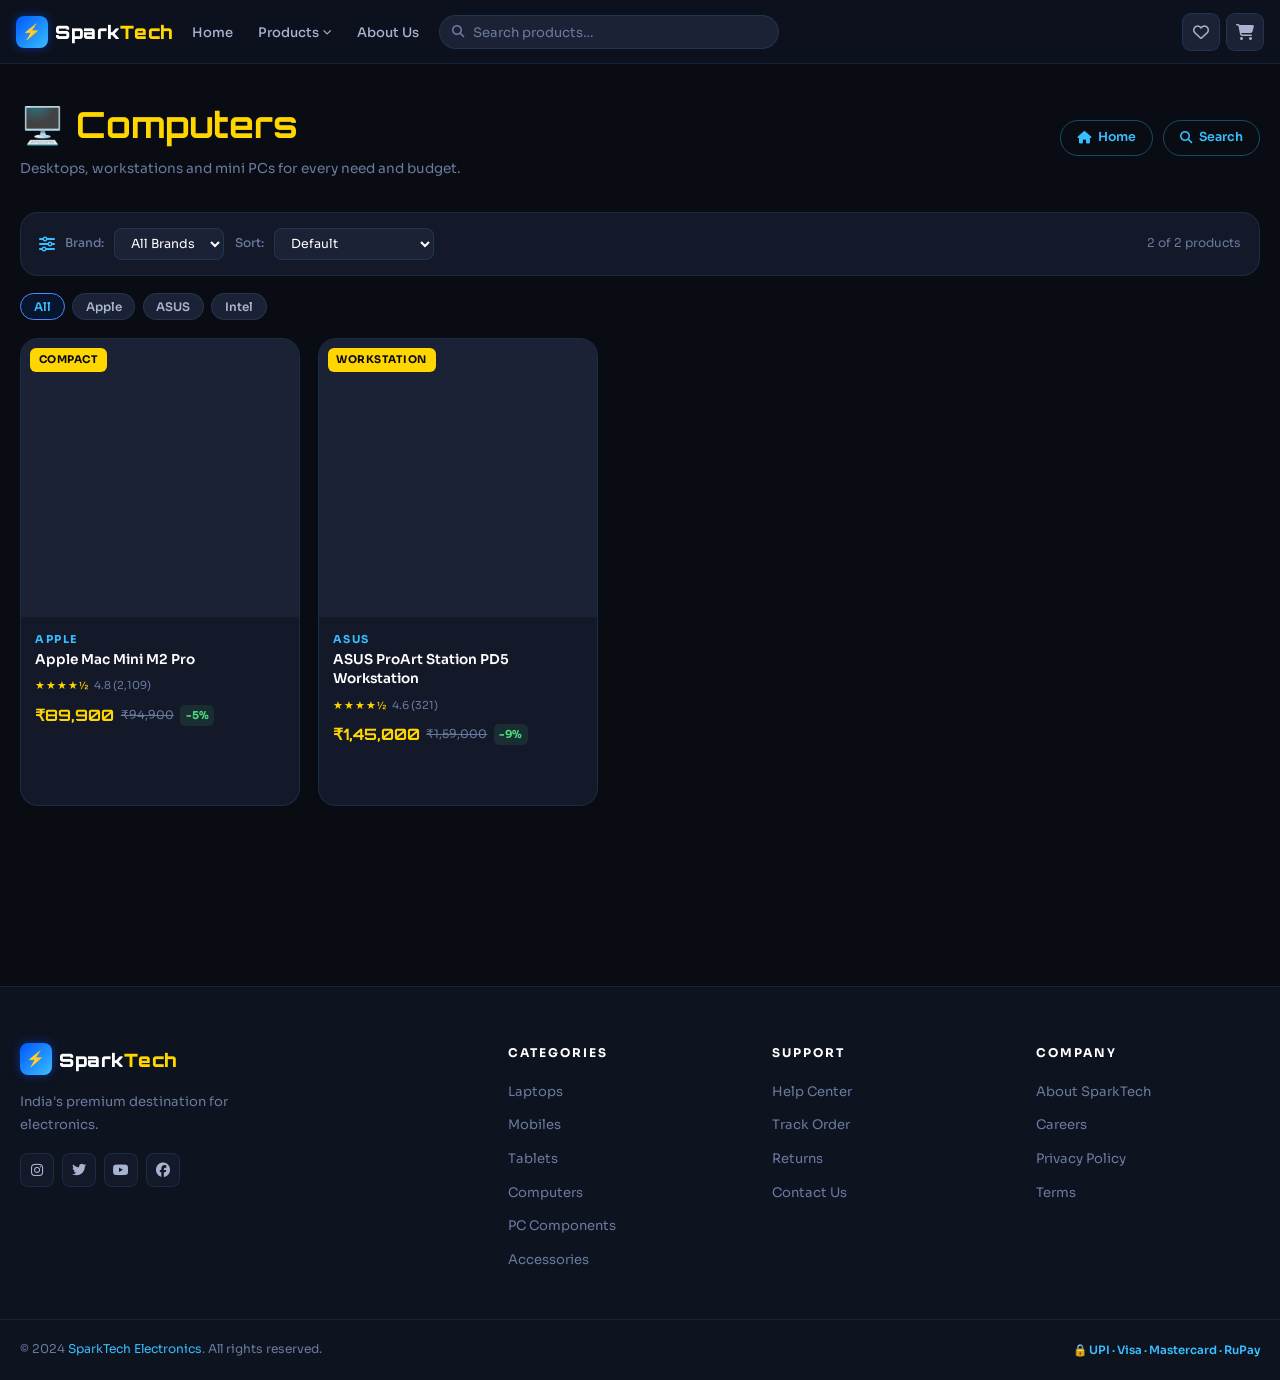
<file: computers.html>
<!DOCTYPE html>
<html lang="en">
<head>
<meta charset="UTF-8">
<meta name="viewport" content="width=device-width,initial-scale=1.0,viewport-fit=cover">
<meta name="description" content="SparkTech — Shop Computers. Desktops, workstations and mini PCs for every need and budget.">
<title>Computers — SparkTech Electronics</title>
<link rel="stylesheet" href="style.css">
<link rel="stylesheet" href="https://cdnjs.cloudflare.com/ajax/libs/font-awesome/6.5.0/css/all.min.css" crossorigin="anonymous">
</head>
<body data-page="computers">

<nav class="navbar" role="navigation">
  <div class="navbar__inner">
    <a href="index.html" class="navbar__logo"><div class="navbar__logo-icon">⚡</div><div>Spark<span>Tech</span></div></a>
    <div class="navbar__links">
      <a href="index.html" data-page="home">Home</a>
      <span class="has-dd" tabindex="0" role="button" aria-haspopup="true">
        Products <i class="fas fa-chevron-down dd-arrow"></i>
        <div class="nav-dropdown" role="menu">
          <a href="laptops.html" data-page="laptops" role="menuitem"><span class="ico">💻</span> Laptops</a>
          <a href="mobiles.html" data-page="mobiles" role="menuitem"><span class="ico">📱</span> Mobiles</a>
          <a href="tablets.html" data-page="tablets" role="menuitem"><span class="ico">📲</span> Tablets</a>
          <a href="computers.html" data-page="computers" role="menuitem"><span class="ico">🖥️</span> Computers</a>
          <a href="components.html" data-page="components" role="menuitem"><span class="ico">⚙️</span> Components</a>
          <a href="accessories.html" data-page="accessories" role="menuitem"><span class="ico">🎧</span> Accessories</a>
          <a href="smartwatches.html" data-page="smartwatches" role="menuitem"><span class="ico">⌚</span> Smartwatches</a>
          <a href="gaming.html" data-page="gaming" role="menuitem"><span class="ico">🎮</span> Gaming</a>
        </div>
      </span>
      <a href="about.html" data-page="about">About Us</a>
    </div>
    <div class="navbar__search" role="search">
      <i class="fas fa-search s-icon"></i>
      <input type="search" class="search-input" placeholder="Search products…" autocomplete="off" aria-label="Search">
      <button class="s-clear" aria-label="Clear search"><i class="fas fa-times"></i></button>
    </div>
    <div class="navbar__actions">
      <button class="navbar__btn" id="open-wishlist" aria-label="Wishlist">
        <i class="far fa-heart"></i><span class="navbar__badge" id="wish-badge" data-count="0">0</span>
      </button>
      <a href="cart.html" class="navbar__btn" aria-label="Cart">
        <i class="fas fa-shopping-cart"></i><span class="navbar__badge" id="cart-badge" data-count="0">0</span>
      </a>
      <button class="hamburger" aria-label="Toggle menu">
        <span class="hamburger__line"></span><span class="hamburger__line"></span><span class="hamburger__line"></span>
      </button>
    </div>
  </div>
</nav>
<div class="mobile-nav-overlay" aria-hidden="true"></div>
<nav class="mobile-nav" aria-label="Mobile navigation">
  <div class="mobile-nav__search">
    <i class="fas fa-search s-icon"></i>
    <input type="search" class="search-input" placeholder="Search…" autocomplete="off">
    <button class="s-clear"><i class="fas fa-times"></i></button>
  </div>
  <div class="mobile-nav__links">
    <a href="index.html" data-page="home"><span class="ico">🏠</span>Home</a>
    <a href="laptops.html" data-page="laptops"><span class="ico">💻</span>Laptops</a>
    <a href="mobiles.html" data-page="mobiles"><span class="ico">📱</span>Mobiles</a>
    <a href="tablets.html" data-page="tablets"><span class="ico">📲</span>Tablets</a>
    <a href="computers.html" data-page="computers"><span class="ico">🖥️</span>Computers</a>
    <a href="components.html" data-page="components"><span class="ico">⚙️</span>Components</a>
    <a href="accessories.html" data-page="accessories"><span class="ico">🎧</span>Accessories</a>
    <a href="smartwatches.html" data-page="smartwatches"><span class="ico">⌚</span>Smartwatches</a>
    <a href="gaming.html" data-page="gaming"><span class="ico">🎮</span>Gaming</a>
    <a href="about.html" data-page="about"><span class="ico">ℹ️</span>About Us</a>
    <a href="cart.html"><span class="ico">🛒</span>Cart</a>
    <a href="search.html"><span class="ico">🔍</span>Search</a>
  </div>
</nav>

<div class="page-hero">
  <div><h1>🖥️ <span>Computers</span></h1><p>Desktops, workstations and mini PCs for every need and budget.</p></div>
  <div style="display:flex;gap:.6rem;flex-wrap:wrap">
    <a href="index.html" class="btn btn-outline btn-sm"><i class="fas fa-home"></i> Home</a>
    <a href="search.html" class="btn btn-outline btn-sm"><i class="fas fa-search"></i> Search</a>
  </div>
</div>

<main class="container" style="padding-bottom:4rem">
  <div class="filter-bar" id="filter-bar">
    <i class="fas fa-sliders-h" style="color:var(--sky)"></i>
    <label for="brand-filter">Brand:</label>
    <select class="filter-select" id="brand-filter"></select>
    <label for="sort-filter">Sort:</label>
    <select class="filter-select" id="sort-filter">
      <option value="default">Default</option>
      <option value="price-asc">Price: Low → High</option>
      <option value="price-desc">Price: High → Low</option>
      <option value="rating">Top Rated</option>
    </select>
    <div class="filter-spacer"></div>
    <span id="filter-count"></span>
  </div>
  <div style="display:flex;flex-wrap:wrap;gap:.45rem;margin-bottom:1.1rem">
    <button class="filter-pill active" data-filter="all">All</button>
    <button class="filter-pill" data-filter="Apple">Apple</button><button class="filter-pill" data-filter="ASUS">ASUS</button><button class="filter-pill" data-filter="Intel">Intel</button>
  </div>
  <div class="products-grid" id="products-grid" aria-live="polite"></div>
  <div class="load-more-wrap">
    <button class="btn-loadmore" id="load-more" style="display:none"><i class="fas fa-plus"></i> Load More</button>
  </div>
</main>

<footer class="footer">
  <div class="footer-grid container" style="padding:0 1.25rem">
    <div class="footer-brand">
      <a href="index.html" class="navbar__logo" style="font-size:1.15rem"><div class="navbar__logo-icon">⚡</div><div>Spark<span>Tech</span></div></a>
      <p>India's premium destination for electronics.</p>
      <div class="socials">
        <a href="#" class="social-btn"><i class="fab fa-instagram"></i></a>
        <a href="#" class="social-btn"><i class="fab fa-twitter"></i></a>
        <a href="#" class="social-btn"><i class="fab fa-youtube"></i></a>
        <a href="#" class="social-btn"><i class="fab fa-facebook"></i></a>
      </div>
    </div>
    <div class="footer-col"><h4>Categories</h4><ul>
      <li><a href="laptops.html">Laptops</a></li><li><a href="mobiles.html">Mobiles</a></li>
      <li><a href="tablets.html">Tablets</a></li><li><a href="computers.html">Computers</a></li>
      <li><a href="components.html">PC Components</a></li><li><a href="accessories.html">Accessories</a></li>
    </ul></div>
    <div class="footer-col"><h4>Support</h4><ul>
      <li><a href="#">Help Center</a></li><li><a href="#">Track Order</a></li>
      <li><a href="#">Returns</a></li><li><a href="#">Contact Us</a></li>
    </ul></div>
    <div class="footer-col"><h4>Company</h4><ul>
      <li><a href="about.html">About SparkTech</a></li><li><a href="#">Careers</a></li>
      <li><a href="#">Privacy Policy</a></li><li><a href="#">Terms</a></li>
    </ul></div>
  </div>
  <div class="footer-bottom"><p>© 2024 <span>SparkTech Electronics</span>. All rights reserved.</p><div class="pay-methods">🔒 UPI · Visa · Mastercard · RuPay</div></div>
</footer>

<div class="modal-overlay" id="wishlist-overlay" role="dialog" aria-modal="true">
  <div class="modal">
    <div class="modal-head"><h2><i class="far fa-heart" style="color:#F43F5E;margin-right:.4rem"></i>My Wishlist</h2><button class="modal-close"><i class="fas fa-times"></i></button></div>
    <div class="modal-body"><div id="wishlist-grid" class="wish-empty"><i class="far fa-heart"></i><p>Wishlist is empty.</p></div></div>
  </div>
</div>

<script src="products.js"></script>
<script src="app.js"></script>
</body>
</html>
</file>
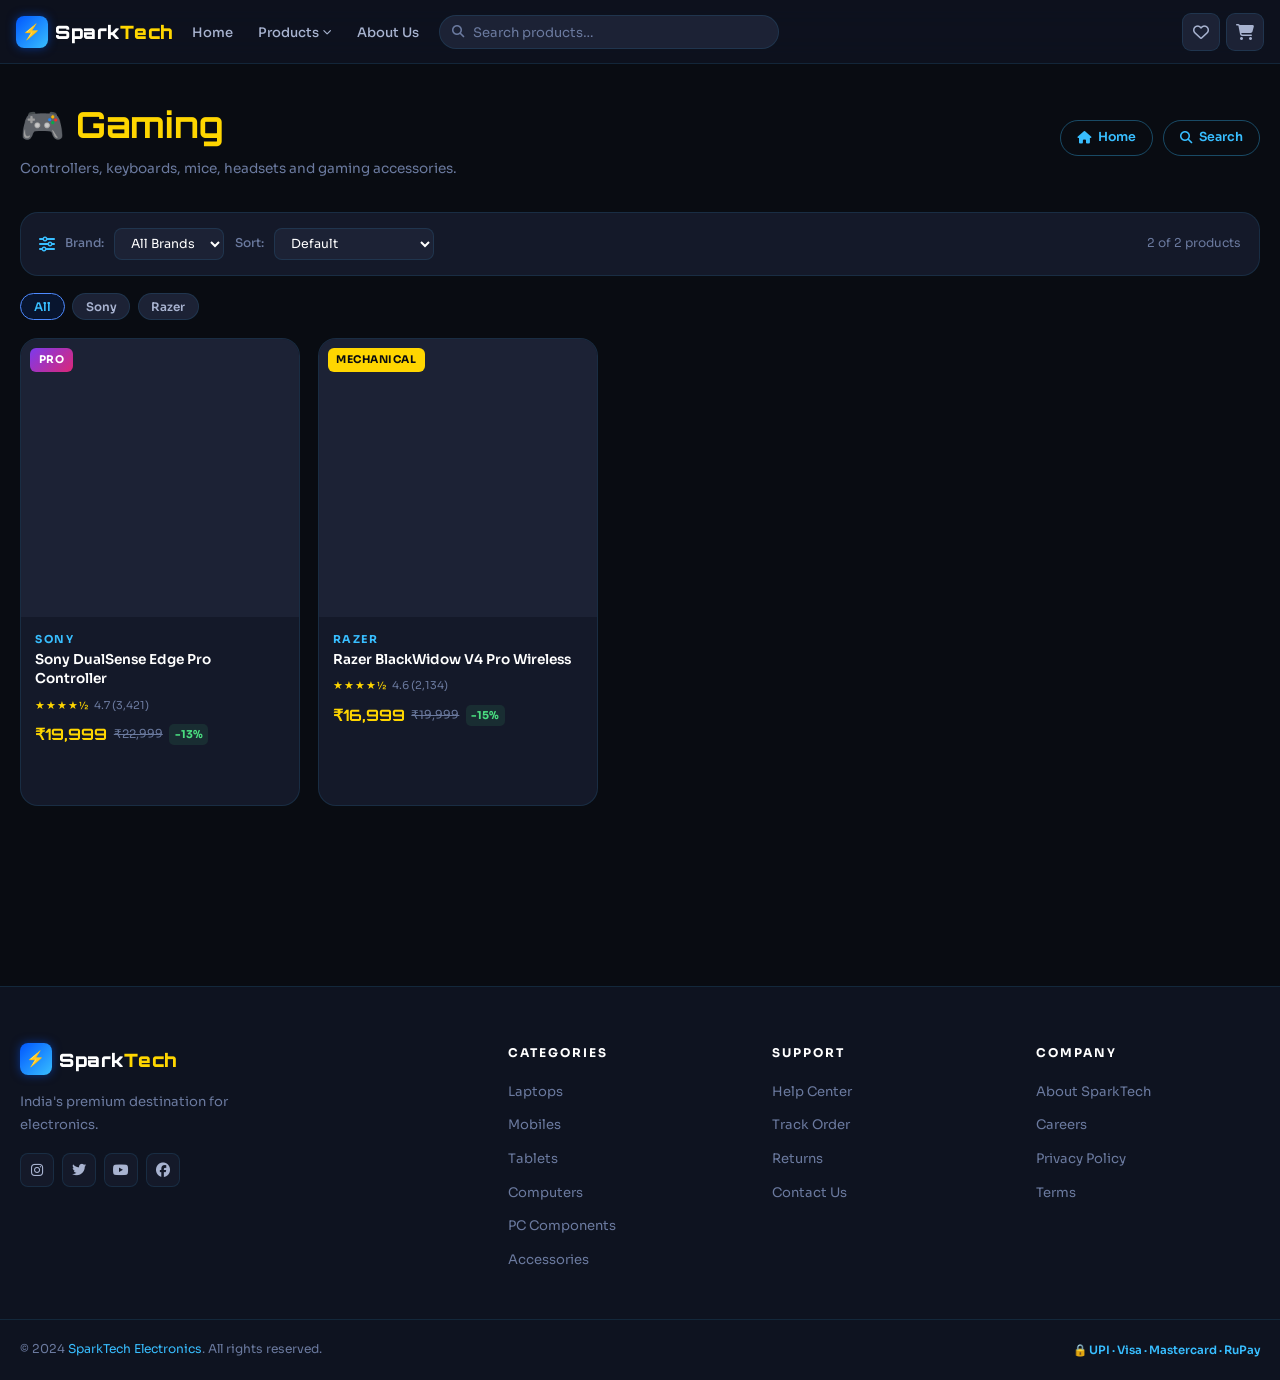
<file: gaming.html>
<!DOCTYPE html>
<html lang="en">
<head>
<meta charset="UTF-8">
<meta name="viewport" content="width=device-width,initial-scale=1.0,viewport-fit=cover">
<meta name="description" content="SparkTech — Shop Gaming. Controllers, keyboards, mice, headsets and gaming accessories.">
<title>Gaming — SparkTech Electronics</title>
<link rel="stylesheet" href="style.css">
<link rel="stylesheet" href="https://cdnjs.cloudflare.com/ajax/libs/font-awesome/6.5.0/css/all.min.css" crossorigin="anonymous">
</head>
<body data-page="gaming">

<nav class="navbar" role="navigation">
  <div class="navbar__inner">
    <a href="index.html" class="navbar__logo"><div class="navbar__logo-icon">⚡</div><div>Spark<span>Tech</span></div></a>
    <div class="navbar__links">
      <a href="index.html" data-page="home">Home</a>
      <span class="has-dd" tabindex="0" role="button" aria-haspopup="true">
        Products <i class="fas fa-chevron-down dd-arrow"></i>
        <div class="nav-dropdown" role="menu">
          <a href="laptops.html" data-page="laptops" role="menuitem"><span class="ico">💻</span> Laptops</a>
          <a href="mobiles.html" data-page="mobiles" role="menuitem"><span class="ico">📱</span> Mobiles</a>
          <a href="tablets.html" data-page="tablets" role="menuitem"><span class="ico">📲</span> Tablets</a>
          <a href="computers.html" data-page="computers" role="menuitem"><span class="ico">🖥️</span> Computers</a>
          <a href="components.html" data-page="components" role="menuitem"><span class="ico">⚙️</span> Components</a>
          <a href="accessories.html" data-page="accessories" role="menuitem"><span class="ico">🎧</span> Accessories</a>
          <a href="smartwatches.html" data-page="smartwatches" role="menuitem"><span class="ico">⌚</span> Smartwatches</a>
          <a href="gaming.html" data-page="gaming" role="menuitem"><span class="ico">🎮</span> Gaming</a>
        </div>
      </span>
      <a href="about.html" data-page="about">About Us</a>
    </div>
    <div class="navbar__search" role="search">
      <i class="fas fa-search s-icon"></i>
      <input type="search" class="search-input" placeholder="Search products…" autocomplete="off" aria-label="Search">
      <button class="s-clear" aria-label="Clear search"><i class="fas fa-times"></i></button>
    </div>
    <div class="navbar__actions">
      <button class="navbar__btn" id="open-wishlist" aria-label="Wishlist">
        <i class="far fa-heart"></i><span class="navbar__badge" id="wish-badge" data-count="0">0</span>
      </button>
      <a href="cart.html" class="navbar__btn" aria-label="Cart">
        <i class="fas fa-shopping-cart"></i><span class="navbar__badge" id="cart-badge" data-count="0">0</span>
      </a>
      <button class="hamburger" aria-label="Toggle menu">
        <span class="hamburger__line"></span><span class="hamburger__line"></span><span class="hamburger__line"></span>
      </button>
    </div>
  </div>
</nav>
<div class="mobile-nav-overlay" aria-hidden="true"></div>
<nav class="mobile-nav" aria-label="Mobile navigation">
  <div class="mobile-nav__search">
    <i class="fas fa-search s-icon"></i>
    <input type="search" class="search-input" placeholder="Search…" autocomplete="off">
    <button class="s-clear"><i class="fas fa-times"></i></button>
  </div>
  <div class="mobile-nav__links">
    <a href="index.html" data-page="home"><span class="ico">🏠</span>Home</a>
    <a href="laptops.html" data-page="laptops"><span class="ico">💻</span>Laptops</a>
    <a href="mobiles.html" data-page="mobiles"><span class="ico">📱</span>Mobiles</a>
    <a href="tablets.html" data-page="tablets"><span class="ico">📲</span>Tablets</a>
    <a href="computers.html" data-page="computers"><span class="ico">🖥️</span>Computers</a>
    <a href="components.html" data-page="components"><span class="ico">⚙️</span>Components</a>
    <a href="accessories.html" data-page="accessories"><span class="ico">🎧</span>Accessories</a>
    <a href="smartwatches.html" data-page="smartwatches"><span class="ico">⌚</span>Smartwatches</a>
    <a href="gaming.html" data-page="gaming"><span class="ico">🎮</span>Gaming</a>
    <a href="about.html" data-page="about"><span class="ico">ℹ️</span>About Us</a>
    <a href="cart.html"><span class="ico">🛒</span>Cart</a>
    <a href="search.html"><span class="ico">🔍</span>Search</a>
  </div>
</nav>

<div class="page-hero">
  <div><h1>🎮 <span>Gaming</span></h1><p>Controllers, keyboards, mice, headsets and gaming accessories.</p></div>
  <div style="display:flex;gap:.6rem;flex-wrap:wrap">
    <a href="index.html" class="btn btn-outline btn-sm"><i class="fas fa-home"></i> Home</a>
    <a href="search.html" class="btn btn-outline btn-sm"><i class="fas fa-search"></i> Search</a>
  </div>
</div>

<main class="container" style="padding-bottom:4rem">
  <div class="filter-bar" id="filter-bar">
    <i class="fas fa-sliders-h" style="color:var(--sky)"></i>
    <label for="brand-filter">Brand:</label>
    <select class="filter-select" id="brand-filter"></select>
    <label for="sort-filter">Sort:</label>
    <select class="filter-select" id="sort-filter">
      <option value="default">Default</option>
      <option value="price-asc">Price: Low → High</option>
      <option value="price-desc">Price: High → Low</option>
      <option value="rating">Top Rated</option>
    </select>
    <div class="filter-spacer"></div>
    <span id="filter-count"></span>
  </div>
  <div style="display:flex;flex-wrap:wrap;gap:.45rem;margin-bottom:1.1rem">
    <button class="filter-pill active" data-filter="all">All</button>
    <button class="filter-pill" data-filter="Sony">Sony</button><button class="filter-pill" data-filter="Razer">Razer</button>
  </div>
  <div class="products-grid" id="products-grid" aria-live="polite"></div>
  <div class="load-more-wrap">
    <button class="btn-loadmore" id="load-more" style="display:none"><i class="fas fa-plus"></i> Load More</button>
  </div>
</main>

<footer class="footer">
  <div class="footer-grid container" style="padding:0 1.25rem">
    <div class="footer-brand">
      <a href="index.html" class="navbar__logo" style="font-size:1.15rem"><div class="navbar__logo-icon">⚡</div><div>Spark<span>Tech</span></div></a>
      <p>India's premium destination for electronics.</p>
      <div class="socials">
        <a href="#" class="social-btn"><i class="fab fa-instagram"></i></a>
        <a href="#" class="social-btn"><i class="fab fa-twitter"></i></a>
        <a href="#" class="social-btn"><i class="fab fa-youtube"></i></a>
        <a href="#" class="social-btn"><i class="fab fa-facebook"></i></a>
      </div>
    </div>
    <div class="footer-col"><h4>Categories</h4><ul>
      <li><a href="laptops.html">Laptops</a></li><li><a href="mobiles.html">Mobiles</a></li>
      <li><a href="tablets.html">Tablets</a></li><li><a href="computers.html">Computers</a></li>
      <li><a href="components.html">PC Components</a></li><li><a href="accessories.html">Accessories</a></li>
    </ul></div>
    <div class="footer-col"><h4>Support</h4><ul>
      <li><a href="#">Help Center</a></li><li><a href="#">Track Order</a></li>
      <li><a href="#">Returns</a></li><li><a href="#">Contact Us</a></li>
    </ul></div>
    <div class="footer-col"><h4>Company</h4><ul>
      <li><a href="about.html">About SparkTech</a></li><li><a href="#">Careers</a></li>
      <li><a href="#">Privacy Policy</a></li><li><a href="#">Terms</a></li>
    </ul></div>
  </div>
  <div class="footer-bottom"><p>© 2024 <span>SparkTech Electronics</span>. All rights reserved.</p><div class="pay-methods">🔒 UPI · Visa · Mastercard · RuPay</div></div>
</footer>

<div class="modal-overlay" id="wishlist-overlay" role="dialog" aria-modal="true">
  <div class="modal">
    <div class="modal-head"><h2><i class="far fa-heart" style="color:#F43F5E;margin-right:.4rem"></i>My Wishlist</h2><button class="modal-close"><i class="fas fa-times"></i></button></div>
    <div class="modal-body"><div id="wishlist-grid" class="wish-empty"><i class="far fa-heart"></i><p>Wishlist is empty.</p></div></div>
  </div>
</div>

<script src="products.js"></script>
<script src="app.js"></script>
</body>
</html>
</file>
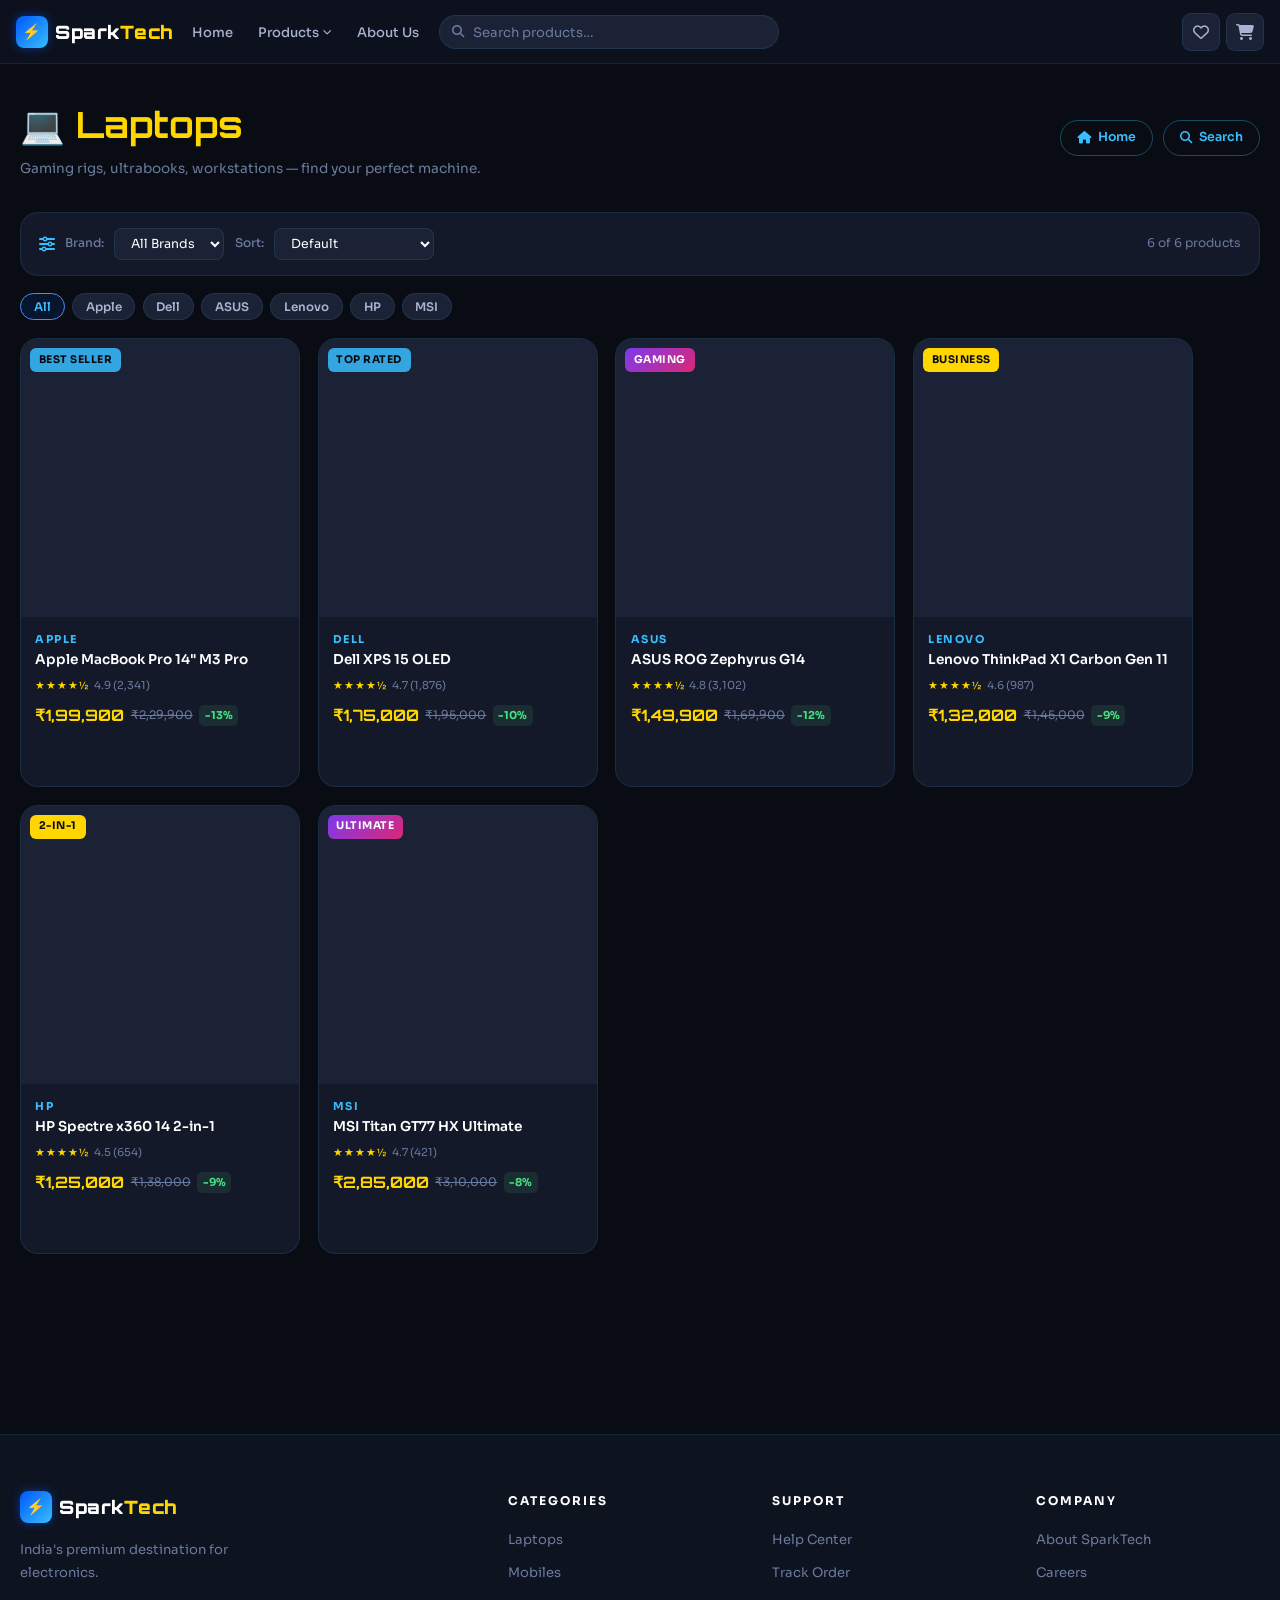
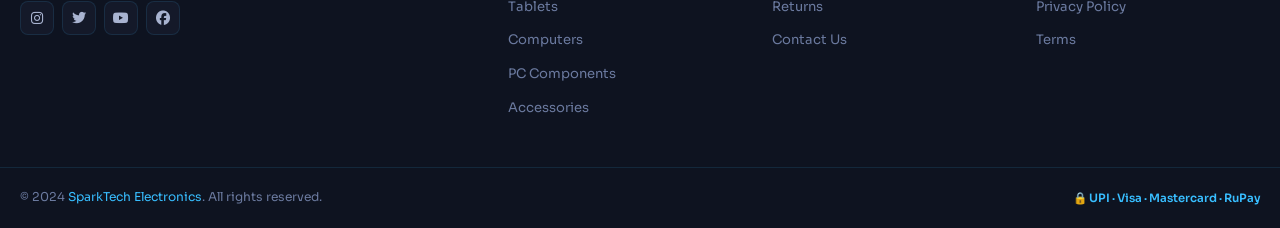
<file: laptops.html>
<!DOCTYPE html>
<html lang="en">
<head>
<meta charset="UTF-8">
<meta name="viewport" content="width=device-width,initial-scale=1.0,viewport-fit=cover">
<meta name="description" content="SparkTech — Shop Laptops. Gaming rigs, ultrabooks, workstations — find your perfect machine.">
<title>Laptops — SparkTech Electronics</title>
<link rel="stylesheet" href="style.css">
<link rel="stylesheet" href="https://cdnjs.cloudflare.com/ajax/libs/font-awesome/6.5.0/css/all.min.css" crossorigin="anonymous">
</head>
<body data-page="laptops">

<nav class="navbar" role="navigation">
  <div class="navbar__inner">
    <a href="index.html" class="navbar__logo"><div class="navbar__logo-icon">⚡</div><div>Spark<span>Tech</span></div></a>
    <div class="navbar__links">
      <a href="index.html" data-page="home">Home</a>
      <span class="has-dd" tabindex="0" role="button" aria-haspopup="true">
        Products <i class="fas fa-chevron-down dd-arrow"></i>
        <div class="nav-dropdown" role="menu">
          <a href="laptops.html" data-page="laptops" role="menuitem"><span class="ico">💻</span> Laptops</a>
          <a href="mobiles.html" data-page="mobiles" role="menuitem"><span class="ico">📱</span> Mobiles</a>
          <a href="tablets.html" data-page="tablets" role="menuitem"><span class="ico">📲</span> Tablets</a>
          <a href="computers.html" data-page="computers" role="menuitem"><span class="ico">🖥️</span> Computers</a>
          <a href="components.html" data-page="components" role="menuitem"><span class="ico">⚙️</span> Components</a>
          <a href="accessories.html" data-page="accessories" role="menuitem"><span class="ico">🎧</span> Accessories</a>
          <a href="smartwatches.html" data-page="smartwatches" role="menuitem"><span class="ico">⌚</span> Smartwatches</a>
          <a href="gaming.html" data-page="gaming" role="menuitem"><span class="ico">🎮</span> Gaming</a>
        </div>
      </span>
      <a href="about.html" data-page="about">About Us</a>
    </div>
    <div class="navbar__search" role="search">
      <i class="fas fa-search s-icon"></i>
      <input type="search" class="search-input" placeholder="Search products…" autocomplete="off" aria-label="Search">
      <button class="s-clear" aria-label="Clear search"><i class="fas fa-times"></i></button>
    </div>
    <div class="navbar__actions">
      <button class="navbar__btn" id="open-wishlist" aria-label="Wishlist">
        <i class="far fa-heart"></i><span class="navbar__badge" id="wish-badge" data-count="0">0</span>
      </button>
      <a href="cart.html" class="navbar__btn" aria-label="Cart">
        <i class="fas fa-shopping-cart"></i><span class="navbar__badge" id="cart-badge" data-count="0">0</span>
      </a>
      <button class="hamburger" aria-label="Toggle menu">
        <span class="hamburger__line"></span><span class="hamburger__line"></span><span class="hamburger__line"></span>
      </button>
    </div>
  </div>
</nav>
<div class="mobile-nav-overlay" aria-hidden="true"></div>
<nav class="mobile-nav" aria-label="Mobile navigation">
  <div class="mobile-nav__search">
    <i class="fas fa-search s-icon"></i>
    <input type="search" class="search-input" placeholder="Search…" autocomplete="off">
    <button class="s-clear"><i class="fas fa-times"></i></button>
  </div>
  <div class="mobile-nav__links">
    <a href="index.html" data-page="home"><span class="ico">🏠</span>Home</a>
    <a href="laptops.html" data-page="laptops"><span class="ico">💻</span>Laptops</a>
    <a href="mobiles.html" data-page="mobiles"><span class="ico">📱</span>Mobiles</a>
    <a href="tablets.html" data-page="tablets"><span class="ico">📲</span>Tablets</a>
    <a href="computers.html" data-page="computers"><span class="ico">🖥️</span>Computers</a>
    <a href="components.html" data-page="components"><span class="ico">⚙️</span>Components</a>
    <a href="accessories.html" data-page="accessories"><span class="ico">🎧</span>Accessories</a>
    <a href="smartwatches.html" data-page="smartwatches"><span class="ico">⌚</span>Smartwatches</a>
    <a href="gaming.html" data-page="gaming"><span class="ico">🎮</span>Gaming</a>
    <a href="about.html" data-page="about"><span class="ico">ℹ️</span>About Us</a>
    <a href="cart.html"><span class="ico">🛒</span>Cart</a>
    <a href="search.html"><span class="ico">🔍</span>Search</a>
  </div>
</nav>

<div class="page-hero">
  <div><h1>💻 <span>Laptops</span></h1><p>Gaming rigs, ultrabooks, workstations — find your perfect machine.</p></div>
  <div style="display:flex;gap:.6rem;flex-wrap:wrap">
    <a href="index.html" class="btn btn-outline btn-sm"><i class="fas fa-home"></i> Home</a>
    <a href="search.html" class="btn btn-outline btn-sm"><i class="fas fa-search"></i> Search</a>
  </div>
</div>

<main class="container" style="padding-bottom:4rem">
  <div class="filter-bar" id="filter-bar">
    <i class="fas fa-sliders-h" style="color:var(--sky)"></i>
    <label for="brand-filter">Brand:</label>
    <select class="filter-select" id="brand-filter"></select>
    <label for="sort-filter">Sort:</label>
    <select class="filter-select" id="sort-filter">
      <option value="default">Default</option>
      <option value="price-asc">Price: Low → High</option>
      <option value="price-desc">Price: High → Low</option>
      <option value="rating">Top Rated</option>
    </select>
    <div class="filter-spacer"></div>
    <span id="filter-count"></span>
  </div>
  <div style="display:flex;flex-wrap:wrap;gap:.45rem;margin-bottom:1.1rem">
    <button class="filter-pill active" data-filter="all">All</button>
    <button class="filter-pill" data-filter="Apple">Apple</button><button class="filter-pill" data-filter="Dell">Dell</button><button class="filter-pill" data-filter="ASUS">ASUS</button><button class="filter-pill" data-filter="Lenovo">Lenovo</button><button class="filter-pill" data-filter="HP">HP</button><button class="filter-pill" data-filter="MSI">MSI</button>
  </div>
  <div class="products-grid" id="products-grid" aria-live="polite"></div>
  <div class="load-more-wrap">
    <button class="btn-loadmore" id="load-more" style="display:none"><i class="fas fa-plus"></i> Load More</button>
  </div>
</main>

<footer class="footer">
  <div class="footer-grid container" style="padding:0 1.25rem">
    <div class="footer-brand">
      <a href="index.html" class="navbar__logo" style="font-size:1.15rem"><div class="navbar__logo-icon">⚡</div><div>Spark<span>Tech</span></div></a>
      <p>India's premium destination for electronics.</p>
      <div class="socials">
        <a href="#" class="social-btn"><i class="fab fa-instagram"></i></a>
        <a href="#" class="social-btn"><i class="fab fa-twitter"></i></a>
        <a href="#" class="social-btn"><i class="fab fa-youtube"></i></a>
        <a href="#" class="social-btn"><i class="fab fa-facebook"></i></a>
      </div>
    </div>
    <div class="footer-col"><h4>Categories</h4><ul>
      <li><a href="laptops.html">Laptops</a></li><li><a href="mobiles.html">Mobiles</a></li>
      <li><a href="tablets.html">Tablets</a></li><li><a href="computers.html">Computers</a></li>
      <li><a href="components.html">PC Components</a></li><li><a href="accessories.html">Accessories</a></li>
    </ul></div>
    <div class="footer-col"><h4>Support</h4><ul>
      <li><a href="#">Help Center</a></li><li><a href="#">Track Order</a></li>
      <li><a href="#">Returns</a></li><li><a href="#">Contact Us</a></li>
    </ul></div>
    <div class="footer-col"><h4>Company</h4><ul>
      <li><a href="about.html">About SparkTech</a></li><li><a href="#">Careers</a></li>
      <li><a href="#">Privacy Policy</a></li><li><a href="#">Terms</a></li>
    </ul></div>
  </div>
  <div class="footer-bottom"><p>© 2024 <span>SparkTech Electronics</span>. All rights reserved.</p><div class="pay-methods">🔒 UPI · Visa · Mastercard · RuPay</div></div>
</footer>

<div class="modal-overlay" id="wishlist-overlay" role="dialog" aria-modal="true">
  <div class="modal">
    <div class="modal-head"><h2><i class="far fa-heart" style="color:#F43F5E;margin-right:.4rem"></i>My Wishlist</h2><button class="modal-close"><i class="fas fa-times"></i></button></div>
    <div class="modal-body"><div id="wishlist-grid" class="wish-empty"><i class="far fa-heart"></i><p>Wishlist is empty.</p></div></div>
  </div>
</div>

<script src="products.js"></script>
<script src="app.js"></script>
</body>
</html>
</file>
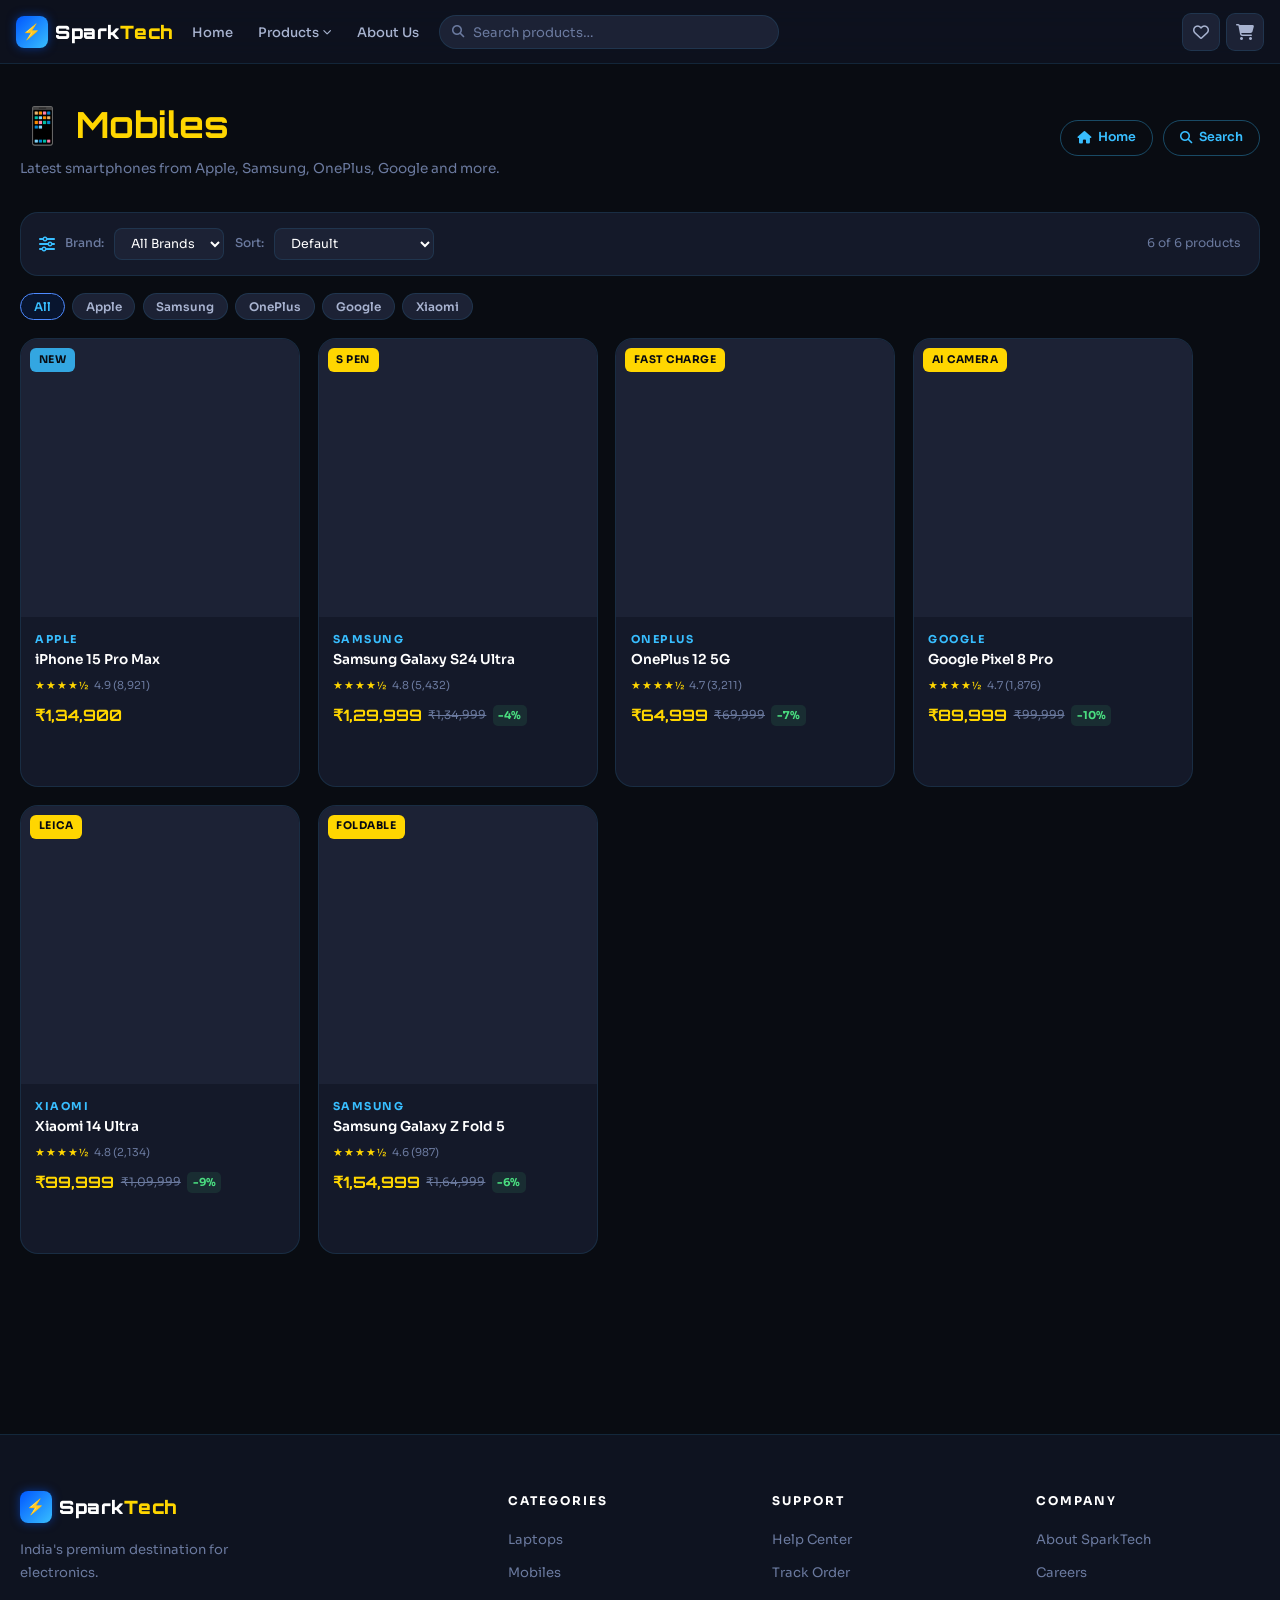
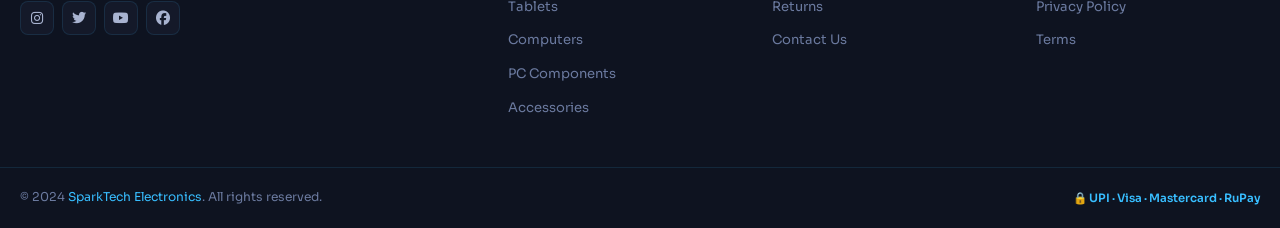
<file: mobiles.html>
<!DOCTYPE html>
<html lang="en">
<head>
<meta charset="UTF-8">
<meta name="viewport" content="width=device-width,initial-scale=1.0,viewport-fit=cover">
<meta name="description" content="SparkTech — Shop Mobiles. Latest smartphones from Apple, Samsung, OnePlus, Google and more.">
<title>Mobiles — SparkTech Electronics</title>
<link rel="stylesheet" href="style.css">
<link rel="stylesheet" href="https://cdnjs.cloudflare.com/ajax/libs/font-awesome/6.5.0/css/all.min.css" crossorigin="anonymous">
</head>
<body data-page="mobiles">

<nav class="navbar" role="navigation">
  <div class="navbar__inner">
    <a href="index.html" class="navbar__logo"><div class="navbar__logo-icon">⚡</div><div>Spark<span>Tech</span></div></a>
    <div class="navbar__links">
      <a href="index.html" data-page="home">Home</a>
      <span class="has-dd" tabindex="0" role="button" aria-haspopup="true">
        Products <i class="fas fa-chevron-down dd-arrow"></i>
        <div class="nav-dropdown" role="menu">
          <a href="laptops.html" data-page="laptops" role="menuitem"><span class="ico">💻</span> Laptops</a>
          <a href="mobiles.html" data-page="mobiles" role="menuitem"><span class="ico">📱</span> Mobiles</a>
          <a href="tablets.html" data-page="tablets" role="menuitem"><span class="ico">📲</span> Tablets</a>
          <a href="computers.html" data-page="computers" role="menuitem"><span class="ico">🖥️</span> Computers</a>
          <a href="components.html" data-page="components" role="menuitem"><span class="ico">⚙️</span> Components</a>
          <a href="accessories.html" data-page="accessories" role="menuitem"><span class="ico">🎧</span> Accessories</a>
          <a href="smartwatches.html" data-page="smartwatches" role="menuitem"><span class="ico">⌚</span> Smartwatches</a>
          <a href="gaming.html" data-page="gaming" role="menuitem"><span class="ico">🎮</span> Gaming</a>
        </div>
      </span>
      <a href="about.html" data-page="about">About Us</a>
    </div>
    <div class="navbar__search" role="search">
      <i class="fas fa-search s-icon"></i>
      <input type="search" class="search-input" placeholder="Search products…" autocomplete="off" aria-label="Search">
      <button class="s-clear" aria-label="Clear search"><i class="fas fa-times"></i></button>
    </div>
    <div class="navbar__actions">
      <button class="navbar__btn" id="open-wishlist" aria-label="Wishlist">
        <i class="far fa-heart"></i><span class="navbar__badge" id="wish-badge" data-count="0">0</span>
      </button>
      <a href="cart.html" class="navbar__btn" aria-label="Cart">
        <i class="fas fa-shopping-cart"></i><span class="navbar__badge" id="cart-badge" data-count="0">0</span>
      </a>
      <button class="hamburger" aria-label="Toggle menu">
        <span class="hamburger__line"></span><span class="hamburger__line"></span><span class="hamburger__line"></span>
      </button>
    </div>
  </div>
</nav>
<div class="mobile-nav-overlay" aria-hidden="true"></div>
<nav class="mobile-nav" aria-label="Mobile navigation">
  <div class="mobile-nav__search">
    <i class="fas fa-search s-icon"></i>
    <input type="search" class="search-input" placeholder="Search…" autocomplete="off">
    <button class="s-clear"><i class="fas fa-times"></i></button>
  </div>
  <div class="mobile-nav__links">
    <a href="index.html" data-page="home"><span class="ico">🏠</span>Home</a>
    <a href="laptops.html" data-page="laptops"><span class="ico">💻</span>Laptops</a>
    <a href="mobiles.html" data-page="mobiles"><span class="ico">📱</span>Mobiles</a>
    <a href="tablets.html" data-page="tablets"><span class="ico">📲</span>Tablets</a>
    <a href="computers.html" data-page="computers"><span class="ico">🖥️</span>Computers</a>
    <a href="components.html" data-page="components"><span class="ico">⚙️</span>Components</a>
    <a href="accessories.html" data-page="accessories"><span class="ico">🎧</span>Accessories</a>
    <a href="smartwatches.html" data-page="smartwatches"><span class="ico">⌚</span>Smartwatches</a>
    <a href="gaming.html" data-page="gaming"><span class="ico">🎮</span>Gaming</a>
    <a href="about.html" data-page="about"><span class="ico">ℹ️</span>About Us</a>
    <a href="cart.html"><span class="ico">🛒</span>Cart</a>
    <a href="search.html"><span class="ico">🔍</span>Search</a>
  </div>
</nav>

<div class="page-hero">
  <div><h1>📱 <span>Mobiles</span></h1><p>Latest smartphones from Apple, Samsung, OnePlus, Google and more.</p></div>
  <div style="display:flex;gap:.6rem;flex-wrap:wrap">
    <a href="index.html" class="btn btn-outline btn-sm"><i class="fas fa-home"></i> Home</a>
    <a href="search.html" class="btn btn-outline btn-sm"><i class="fas fa-search"></i> Search</a>
  </div>
</div>

<main class="container" style="padding-bottom:4rem">
  <div class="filter-bar" id="filter-bar">
    <i class="fas fa-sliders-h" style="color:var(--sky)"></i>
    <label for="brand-filter">Brand:</label>
    <select class="filter-select" id="brand-filter"></select>
    <label for="sort-filter">Sort:</label>
    <select class="filter-select" id="sort-filter">
      <option value="default">Default</option>
      <option value="price-asc">Price: Low → High</option>
      <option value="price-desc">Price: High → Low</option>
      <option value="rating">Top Rated</option>
    </select>
    <div class="filter-spacer"></div>
    <span id="filter-count"></span>
  </div>
  <div style="display:flex;flex-wrap:wrap;gap:.45rem;margin-bottom:1.1rem">
    <button class="filter-pill active" data-filter="all">All</button>
    <button class="filter-pill" data-filter="Apple">Apple</button><button class="filter-pill" data-filter="Samsung">Samsung</button><button class="filter-pill" data-filter="OnePlus">OnePlus</button><button class="filter-pill" data-filter="Google">Google</button><button class="filter-pill" data-filter="Xiaomi">Xiaomi</button>
  </div>
  <div class="products-grid" id="products-grid" aria-live="polite"></div>
  <div class="load-more-wrap">
    <button class="btn-loadmore" id="load-more" style="display:none"><i class="fas fa-plus"></i> Load More</button>
  </div>
</main>

<footer class="footer">
  <div class="footer-grid container" style="padding:0 1.25rem">
    <div class="footer-brand">
      <a href="index.html" class="navbar__logo" style="font-size:1.15rem"><div class="navbar__logo-icon">⚡</div><div>Spark<span>Tech</span></div></a>
      <p>India's premium destination for electronics.</p>
      <div class="socials">
        <a href="#" class="social-btn"><i class="fab fa-instagram"></i></a>
        <a href="#" class="social-btn"><i class="fab fa-twitter"></i></a>
        <a href="#" class="social-btn"><i class="fab fa-youtube"></i></a>
        <a href="#" class="social-btn"><i class="fab fa-facebook"></i></a>
      </div>
    </div>
    <div class="footer-col"><h4>Categories</h4><ul>
      <li><a href="laptops.html">Laptops</a></li><li><a href="mobiles.html">Mobiles</a></li>
      <li><a href="tablets.html">Tablets</a></li><li><a href="computers.html">Computers</a></li>
      <li><a href="components.html">PC Components</a></li><li><a href="accessories.html">Accessories</a></li>
    </ul></div>
    <div class="footer-col"><h4>Support</h4><ul>
      <li><a href="#">Help Center</a></li><li><a href="#">Track Order</a></li>
      <li><a href="#">Returns</a></li><li><a href="#">Contact Us</a></li>
    </ul></div>
    <div class="footer-col"><h4>Company</h4><ul>
      <li><a href="about.html">About SparkTech</a></li><li><a href="#">Careers</a></li>
      <li><a href="#">Privacy Policy</a></li><li><a href="#">Terms</a></li>
    </ul></div>
  </div>
  <div class="footer-bottom"><p>© 2024 <span>SparkTech Electronics</span>. All rights reserved.</p><div class="pay-methods">🔒 UPI · Visa · Mastercard · RuPay</div></div>
</footer>

<div class="modal-overlay" id="wishlist-overlay" role="dialog" aria-modal="true">
  <div class="modal">
    <div class="modal-head"><h2><i class="far fa-heart" style="color:#F43F5E;margin-right:.4rem"></i>My Wishlist</h2><button class="modal-close"><i class="fas fa-times"></i></button></div>
    <div class="modal-body"><div id="wishlist-grid" class="wish-empty"><i class="far fa-heart"></i><p>Wishlist is empty.</p></div></div>
  </div>
</div>

<script src="products.js"></script>
<script src="app.js"></script>
</body>
</html>
</file>
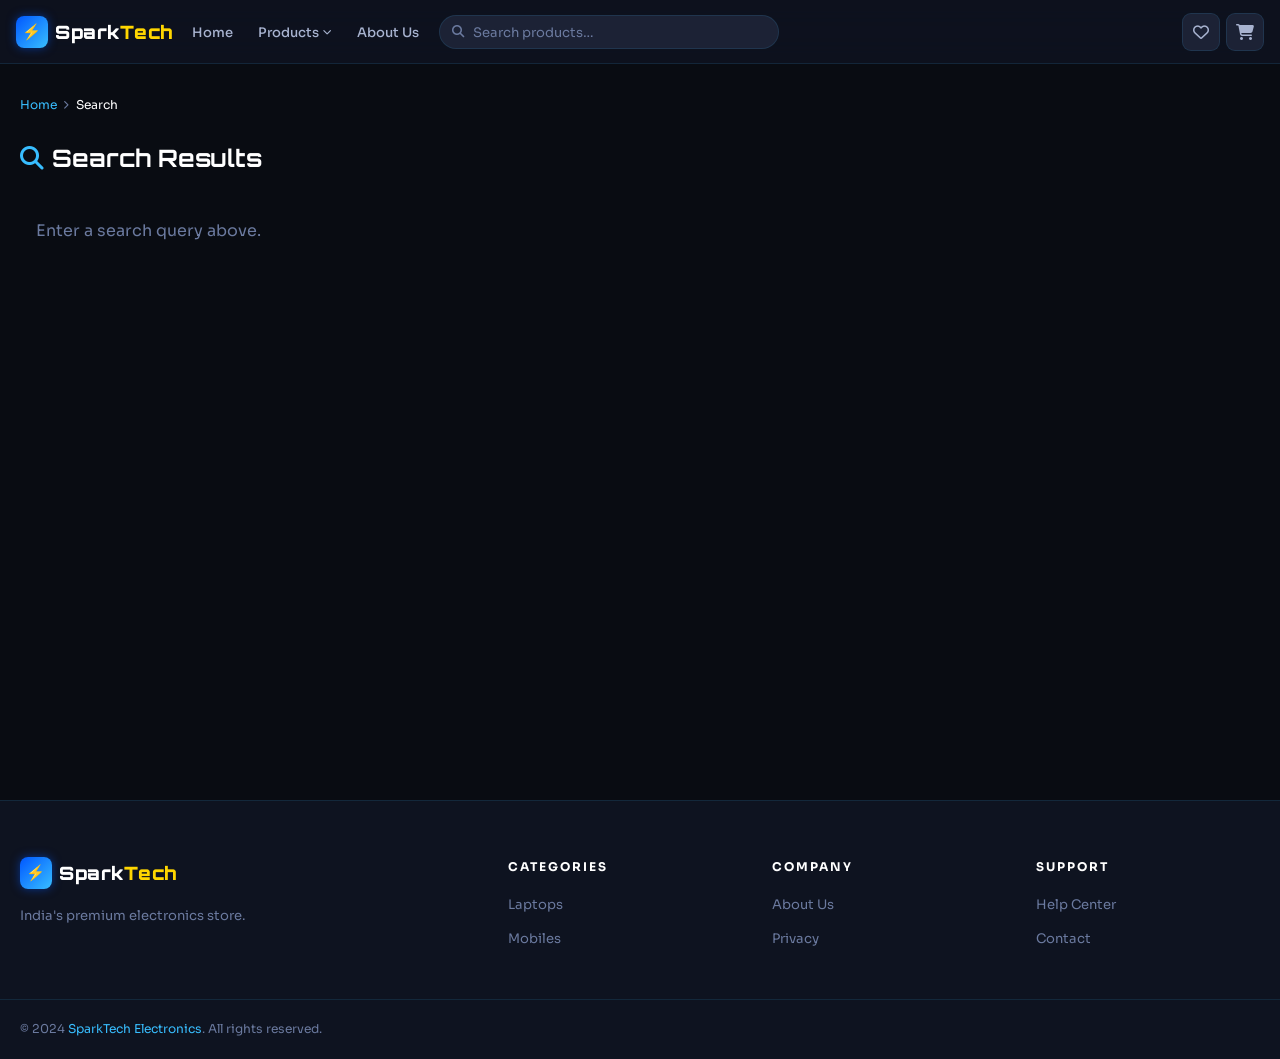
<file: search.html>
<!DOCTYPE html>
<html lang="en">
<head>
<meta charset="UTF-8">
<meta name="viewport" content="width=device-width,initial-scale=1.0,viewport-fit=cover">
<meta name="description" content="SparkTech — Search Results">
<title>Search — SparkTech Electronics</title>
<link rel="stylesheet" href="style.css">
<link rel="stylesheet" href="https://cdnjs.cloudflare.com/ajax/libs/font-awesome/6.5.0/css/all.min.css" crossorigin="anonymous">
</head>
<body data-page="search">
<nav class="navbar"><div class="navbar__inner">
  <a href="index.html" class="navbar__logo"><div class="navbar__logo-icon">⚡</div><div>Spark<span>Tech</span></div></a>
  <div class="navbar__links">
    <a href="index.html" data-page="home">Home</a>
    <span class="has-dd" tabindex="0" role="button" aria-haspopup="true">Products <i class="fas fa-chevron-down dd-arrow"></i>
      <div class="nav-dropdown" role="menu">
        <a href="laptops.html" role="menuitem"><span class="ico">💻</span> Laptops</a>
        <a href="mobiles.html" role="menuitem"><span class="ico">📱</span> Mobiles</a>
        <a href="tablets.html" role="menuitem"><span class="ico">📲</span> Tablets</a>
        <a href="computers.html" role="menuitem"><span class="ico">🖥️</span> Computers</a>
        <a href="components.html" role="menuitem"><span class="ico">⚙️</span> Components</a>
        <a href="accessories.html" role="menuitem"><span class="ico">🎧</span> Accessories</a>
        <a href="smartwatches.html" role="menuitem"><span class="ico">⌚</span> Smartwatches</a>
        <a href="gaming.html" role="menuitem"><span class="ico">🎮</span> Gaming</a>
      </div>
    </span>
    <a href="about.html">About Us</a>
  </div>
  <div class="navbar__search">
    <i class="fas fa-search s-icon"></i>
    <input type="search" class="search-input" placeholder="Search products…" autocomplete="off">
    <button class="s-clear"><i class="fas fa-times"></i></button>
  </div>
  <div class="navbar__actions">
    <button class="navbar__btn" id="open-wishlist"><i class="far fa-heart"></i><span class="navbar__badge" id="wish-badge" data-count="0">0</span></button>
    <a href="cart.html" class="navbar__btn"><i class="fas fa-shopping-cart"></i><span class="navbar__badge" id="cart-badge" data-count="0">0</span></a>
    <button class="hamburger"><span class="hamburger__line"></span><span class="hamburger__line"></span><span class="hamburger__line"></span></button>
  </div>
</div></nav>
<div class="mobile-nav-overlay"></div>
<nav class="mobile-nav">
  <div class="mobile-nav__search"><i class="fas fa-search s-icon"></i><input type="search" class="search-input" placeholder="Search…" autocomplete="off"><button class="s-clear"><i class="fas fa-times"></i></button></div>
  <div class="mobile-nav__links">
    <a href="index.html"><span class="ico">🏠</span>Home</a>
    <a href="laptops.html"><span class="ico">💻</span>Laptops</a>
    <a href="mobiles.html"><span class="ico">📱</span>Mobiles</a>
    <a href="tablets.html"><span class="ico">📲</span>Tablets</a>
    <a href="computers.html"><span class="ico">🖥️</span>Computers</a>
    <a href="components.html"><span class="ico">⚙️</span>Components</a>
    <a href="accessories.html"><span class="ico">🎧</span>Accessories</a>
    <a href="smartwatches.html"><span class="ico">⌚</span>Smartwatches</a>
    <a href="gaming.html"><span class="ico">🎮</span>Gaming</a>
    <a href="about.html"><span class="ico">ℹ️</span>About Us</a>
    <a href="cart.html"><span class="ico">🛒</span>Cart</a>
  </div>
</nav>
<main style="padding-top:var(--nav-h);min-height:80vh">
  <div class="container" style="padding:2rem 1.25rem">
    <nav class="breadcrumb"><a href="index.html">Home</a><i class="fas fa-chevron-right"></i><span style="color:var(--white)">Search</span></nav>
    <h1 id="search-heading" style="font-family:var(--fh);font-size:1.5rem;margin-bottom:1.5rem"><i class="fas fa-search" style="color:var(--sky);margin-right:.5rem"></i>Search Results</h1>
    <div class="products-grid" id="search-grid" aria-live="polite"></div>
  </div>
</main>
<footer class="footer">
  <div class="footer-grid container" style="padding:0 1.25rem">
    <div class="footer-brand"><a href="index.html" class="navbar__logo" style="font-size:1.15rem"><div class="navbar__logo-icon">⚡</div><div>Spark<span>Tech</span></div></a><p>India's premium electronics store.</p></div>
    <div class="footer-col"><h4>Categories</h4><ul><li><a href="laptops.html">Laptops</a></li><li><a href="mobiles.html">Mobiles</a></li></ul></div>
    <div class="footer-col"><h4>Company</h4><ul><li><a href="about.html">About Us</a></li><li><a href="#">Privacy</a></li></ul></div>
    <div class="footer-col"><h4>Support</h4><ul><li><a href="#">Help Center</a></li><li><a href="#">Contact</a></li></ul></div>
  </div>
  <div class="footer-bottom"><p>© 2024 <span>SparkTech Electronics</span>. All rights reserved.</p></div>
</footer>
<div class="modal-overlay" id="wishlist-overlay" role="dialog" aria-modal="true">
  <div class="modal"><div class="modal-head"><h2><i class="far fa-heart" style="color:#F43F5E;margin-right:.4rem"></i>My Wishlist</h2><button class="modal-close"><i class="fas fa-times"></i></button></div>
  <div class="modal-body"><div id="wishlist-grid" class="wish-empty"><i class="far fa-heart"></i><p>Wishlist is empty.</p></div></div></div>
</div>
<script src="products.js"></script>
<script src="app.js"></script>
<script>
document.addEventListener('DOMContentLoaded', () => {
  const q = new URLSearchParams(location.search).get('q') || '';
  document.querySelectorAll('.search-input').forEach(i => { if (!i.value) i.value = q; });
  // Sync clear buttons after pre-fill
  document.querySelectorAll('.s-clear').forEach(btn => {
    const input = btn.closest('.navbar__search,.mobile-nav__search')?.querySelector('.search-input');
    if (input) btn.classList.toggle('vis', input.value.length > 0);
  });
});
</script>
</body>
</html>
</file>
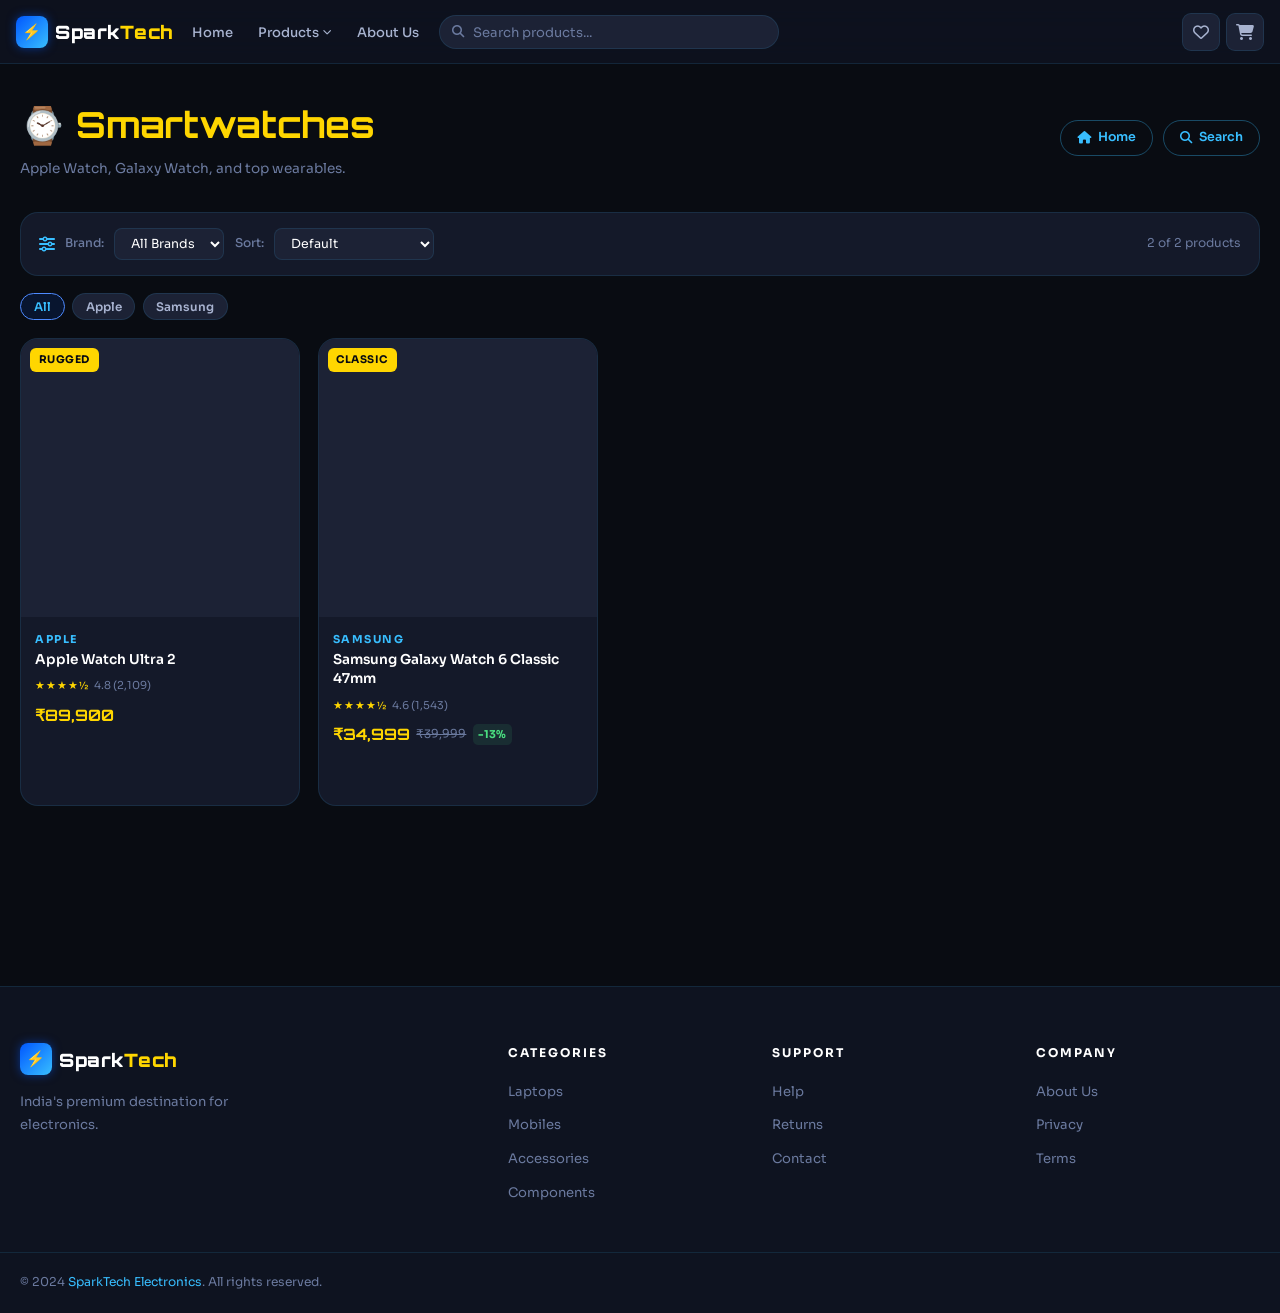
<file: smartwatches.html>
<!DOCTYPE html>
<html lang="en">
<head>
<meta charset="UTF-8">
<meta name="viewport" content="width=device-width,initial-scale=1.0,viewport-fit=cover">
<meta name="description" content="SparkTech — Smartwatches. Apple Watch, Galaxy Watch, and top wearables.">
<title>Smartwatches — SparkTech Electronics</title>
<link rel="stylesheet" href="style.css">
<link rel="stylesheet" href="https://cdnjs.cloudflare.com/ajax/libs/font-awesome/6.5.0/css/all.min.css" crossorigin="anonymous">
</head>
<body data-page="smartwatches">
<nav class="navbar" role="navigation">
  <div class="navbar__inner">
    <a href="index.html" class="navbar__logo"><div class="navbar__logo-icon">⚡</div><div>Spark<span>Tech</span></div></a>
    <div class="navbar__links">
      <a href="index.html" data-page="home">Home</a>
      <span class="has-dd" tabindex="0" role="button" aria-haspopup="true">
        Products <i class="fas fa-chevron-down dd-arrow"></i>
        <div class="nav-dropdown" role="menu">
          <a href="laptops.html" role="menuitem"><span class="ico">💻</span> Laptops</a>
          <a href="mobiles.html" role="menuitem"><span class="ico">📱</span> Mobiles</a>
          <a href="tablets.html" role="menuitem"><span class="ico">📲</span> Tablets</a>
          <a href="computers.html" role="menuitem"><span class="ico">🖥️</span> Computers</a>
          <a href="components.html" role="menuitem"><span class="ico">⚙️</span> Components</a>
          <a href="accessories.html" role="menuitem"><span class="ico">🎧</span> Accessories</a>
          <a href="smartwatches.html" role="menuitem"><span class="ico">⌚</span> Smartwatches</a>
          <a href="gaming.html" role="menuitem"><span class="ico">🎮</span> Gaming</a>
        </div>
      </span>
      <a href="about.html" data-page="about">About Us</a>
    </div>
    <div class="navbar__search">
      <i class="fas fa-search s-icon"></i>
      <input type="search" class="search-input" placeholder="Search products..." autocomplete="off" aria-label="Search">
      <button class="s-clear" aria-label="Clear search"><i class="fas fa-times"></i></button>
    </div>
    <div class="navbar__actions">
      <button class="navbar__btn" id="open-wishlist" aria-label="Wishlist">
        <i class="far fa-heart"></i><span class="navbar__badge" id="wish-badge" data-count="0">0</span>
      </button>
      <a href="cart.html" class="navbar__btn" aria-label="Cart">
        <i class="fas fa-shopping-cart"></i><span class="navbar__badge" id="cart-badge" data-count="0">0</span>
      </a>
      <button class="hamburger" aria-label="Toggle menu">
        <span class="hamburger__line"></span><span class="hamburger__line"></span><span class="hamburger__line"></span>
      </button>
    </div>
  </div>
</nav>
<div class="mobile-nav-overlay"></div>
<nav class="mobile-nav">
  <div class="mobile-nav__search"><i class="fas fa-search s-icon"></i>
    <input type="search" class="search-input" placeholder="Search..." autocomplete="off">
    <button class="s-clear"><i class="fas fa-times"></i></button>
  </div>
  <div class="mobile-nav__links">
    <a href="index.html" data-page="home"><span class="ico">🏠</span>Home</a>
    <a href="laptops.html" data-page="laptops"><span class="ico">💻</span>Laptops</a>
    <a href="mobiles.html" data-page="mobiles"><span class="ico">📱</span>Mobiles</a>
    <a href="tablets.html" data-page="tablets"><span class="ico">📲</span>Tablets</a>
    <a href="computers.html" data-page="computers"><span class="ico">🖥️</span>Computers</a>
    <a href="components.html" data-page="components"><span class="ico">⚙️</span>Components</a>
    <a href="accessories.html" data-page="accessories"><span class="ico">🎧</span>Accessories</a>
    <a href="smartwatches.html" data-page="smartwatches"><span class="ico">⌚</span>Smartwatches</a>
    <a href="gaming.html" data-page="gaming"><span class="ico">🎮</span>Gaming</a>
    <a href="about.html" data-page="about"><span class="ico">ℹ️</span>About Us</a>
    <a href="cart.html"><span class="ico">🛒</span>Cart</a>
  </div>
</nav>
<div class="page-hero">
  <div><h1>⌚ <span>Smartwatches</span></h1><p>Apple Watch, Galaxy Watch, and top wearables.</p></div>
  <div style="display:flex;gap:.6rem;flex-wrap:wrap">
    <a href="index.html" class="btn btn-outline btn-sm"><i class="fas fa-home"></i> Home</a>
    <a href="search.html" class="btn btn-outline btn-sm"><i class="fas fa-search"></i> Search</a>
  </div>
</div>
<main class="container" style="padding-bottom:4rem">
  <div class="filter-bar" id="filter-bar">
    <i class="fas fa-sliders-h" style="color:var(--sky)"></i>
    <label for="brand-filter">Brand:</label>
    <select class="filter-select" id="brand-filter"></select>
    <label for="sort-filter">Sort:</label>
    <select class="filter-select" id="sort-filter">
      <option value="default">Default</option>
      <option value="price-asc">Price: Low → High</option>
      <option value="price-desc">Price: High → Low</option>
      <option value="rating">Top Rated</option>
    </select>
    <div class="filter-spacer"></div>
    <span id="filter-count"></span>
  </div>
  <div style="display:flex;flex-wrap:wrap;gap:.45rem;margin-bottom:1.1rem">
    <button class="filter-pill active" data-filter="all">All</button>
    <button class="filter-pill" data-filter="Apple">Apple</button><button class="filter-pill" data-filter="Samsung">Samsung</button>
  </div>
  <div class="products-grid" id="products-grid" aria-live="polite"></div>
  <div class="load-more-wrap">
    <button class="btn-loadmore" id="load-more" style="display:none"><i class="fas fa-plus"></i> Load More</button>
  </div>
</main>
<footer class="footer">
  <div class="footer-grid container" style="padding:0 1.25rem">
    <div class="footer-brand"><a href="index.html" class="navbar__logo" style="font-size:1.15rem"><div class="navbar__logo-icon">⚡</div><div>Spark<span>Tech</span></div></a><p>India's premium destination for electronics.</p></div>
    <div class="footer-col"><h4>Categories</h4><ul><li><a href="laptops.html">Laptops</a></li><li><a href="mobiles.html">Mobiles</a></li><li><a href="accessories.html">Accessories</a></li><li><a href="components.html">Components</a></li></ul></div>
    <div class="footer-col"><h4>Support</h4><ul><li><a href="#">Help</a></li><li><a href="#">Returns</a></li><li><a href="#">Contact</a></li></ul></div>
    <div class="footer-col"><h4>Company</h4><ul><li><a href="about.html">About Us</a></li><li><a href="#">Privacy</a></li><li><a href="#">Terms</a></li></ul></div>
  </div>
  <div class="footer-bottom"><p>© 2024 <span>SparkTech Electronics</span>. All rights reserved.</p></div>
</footer>
<div class="modal-overlay" id="wishlist-overlay" role="dialog" aria-modal="true">
  <div class="modal"><div class="modal-head"><h2><i class="far fa-heart" style="color:#F43F5E;margin-right:.4rem"></i>My Wishlist</h2><button class="modal-close"><i class="fas fa-times"></i></button></div>
  <div class="modal-body"><div id="wishlist-grid" class="wish-empty"><i class="far fa-heart"></i><p>Wishlist is empty.</p></div></div></div>
</div>
<script src="products.js"></script>
<script src="app.js"></script>
</body>
</html>
</file>
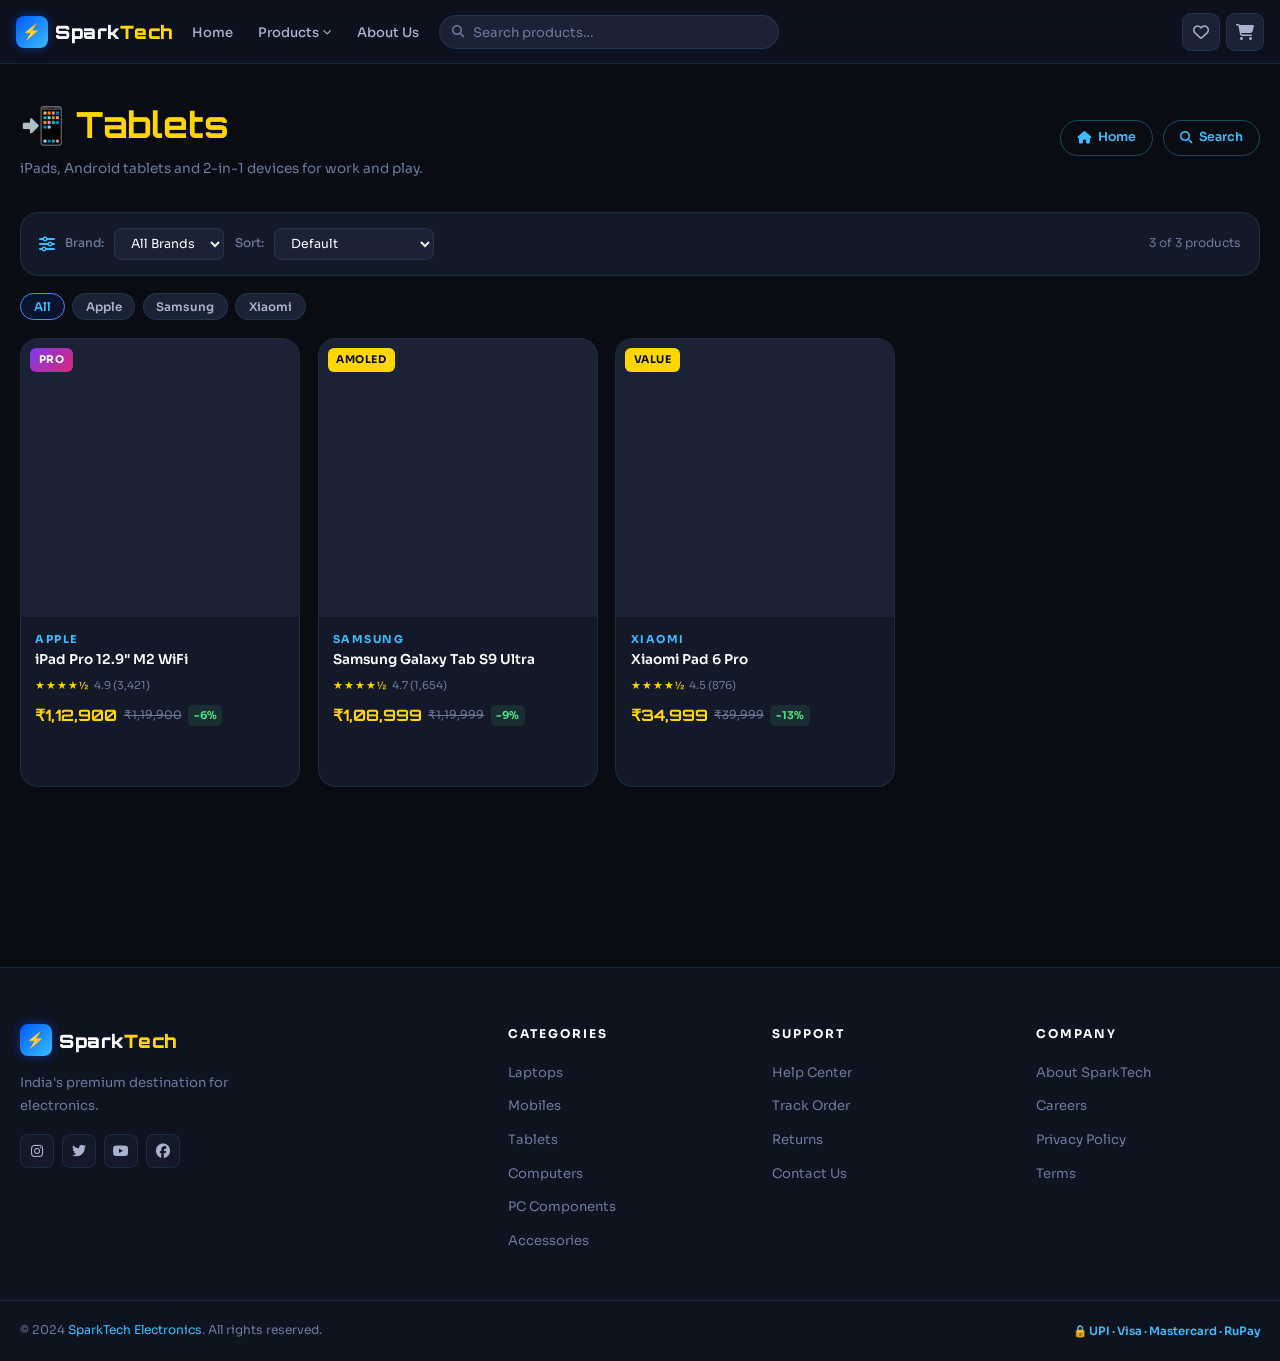
<file: tablets.html>
<!DOCTYPE html>
<html lang="en">
<head>
<meta charset="UTF-8">
<meta name="viewport" content="width=device-width,initial-scale=1.0,viewport-fit=cover">
<meta name="description" content="SparkTech — Shop Tablets. iPads, Android tablets and 2-in-1 devices for work and play.">
<title>Tablets — SparkTech Electronics</title>
<link rel="stylesheet" href="style.css">
<link rel="stylesheet" href="https://cdnjs.cloudflare.com/ajax/libs/font-awesome/6.5.0/css/all.min.css" crossorigin="anonymous">
</head>
<body data-page="tablets">

<nav class="navbar" role="navigation">
  <div class="navbar__inner">
    <a href="index.html" class="navbar__logo"><div class="navbar__logo-icon">⚡</div><div>Spark<span>Tech</span></div></a>
    <div class="navbar__links">
      <a href="index.html" data-page="home">Home</a>
      <span class="has-dd" tabindex="0" role="button" aria-haspopup="true">
        Products <i class="fas fa-chevron-down dd-arrow"></i>
        <div class="nav-dropdown" role="menu">
          <a href="laptops.html" data-page="laptops" role="menuitem"><span class="ico">💻</span> Laptops</a>
          <a href="mobiles.html" data-page="mobiles" role="menuitem"><span class="ico">📱</span> Mobiles</a>
          <a href="tablets.html" data-page="tablets" role="menuitem"><span class="ico">📲</span> Tablets</a>
          <a href="computers.html" data-page="computers" role="menuitem"><span class="ico">🖥️</span> Computers</a>
          <a href="components.html" data-page="components" role="menuitem"><span class="ico">⚙️</span> Components</a>
          <a href="accessories.html" data-page="accessories" role="menuitem"><span class="ico">🎧</span> Accessories</a>
          <a href="smartwatches.html" data-page="smartwatches" role="menuitem"><span class="ico">⌚</span> Smartwatches</a>
          <a href="gaming.html" data-page="gaming" role="menuitem"><span class="ico">🎮</span> Gaming</a>
        </div>
      </span>
      <a href="about.html" data-page="about">About Us</a>
    </div>
    <div class="navbar__search" role="search">
      <i class="fas fa-search s-icon"></i>
      <input type="search" class="search-input" placeholder="Search products…" autocomplete="off" aria-label="Search">
      <button class="s-clear" aria-label="Clear search"><i class="fas fa-times"></i></button>
    </div>
    <div class="navbar__actions">
      <button class="navbar__btn" id="open-wishlist" aria-label="Wishlist">
        <i class="far fa-heart"></i><span class="navbar__badge" id="wish-badge" data-count="0">0</span>
      </button>
      <a href="cart.html" class="navbar__btn" aria-label="Cart">
        <i class="fas fa-shopping-cart"></i><span class="navbar__badge" id="cart-badge" data-count="0">0</span>
      </a>
      <button class="hamburger" aria-label="Toggle menu">
        <span class="hamburger__line"></span><span class="hamburger__line"></span><span class="hamburger__line"></span>
      </button>
    </div>
  </div>
</nav>
<div class="mobile-nav-overlay" aria-hidden="true"></div>
<nav class="mobile-nav" aria-label="Mobile navigation">
  <div class="mobile-nav__search">
    <i class="fas fa-search s-icon"></i>
    <input type="search" class="search-input" placeholder="Search…" autocomplete="off">
    <button class="s-clear"><i class="fas fa-times"></i></button>
  </div>
  <div class="mobile-nav__links">
    <a href="index.html" data-page="home"><span class="ico">🏠</span>Home</a>
    <a href="laptops.html" data-page="laptops"><span class="ico">💻</span>Laptops</a>
    <a href="mobiles.html" data-page="mobiles"><span class="ico">📱</span>Mobiles</a>
    <a href="tablets.html" data-page="tablets"><span class="ico">📲</span>Tablets</a>
    <a href="computers.html" data-page="computers"><span class="ico">🖥️</span>Computers</a>
    <a href="components.html" data-page="components"><span class="ico">⚙️</span>Components</a>
    <a href="accessories.html" data-page="accessories"><span class="ico">🎧</span>Accessories</a>
    <a href="smartwatches.html" data-page="smartwatches"><span class="ico">⌚</span>Smartwatches</a>
    <a href="gaming.html" data-page="gaming"><span class="ico">🎮</span>Gaming</a>
    <a href="about.html" data-page="about"><span class="ico">ℹ️</span>About Us</a>
    <a href="cart.html"><span class="ico">🛒</span>Cart</a>
    <a href="search.html"><span class="ico">🔍</span>Search</a>
  </div>
</nav>

<div class="page-hero">
  <div><h1>📲 <span>Tablets</span></h1><p>iPads, Android tablets and 2-in-1 devices for work and play.</p></div>
  <div style="display:flex;gap:.6rem;flex-wrap:wrap">
    <a href="index.html" class="btn btn-outline btn-sm"><i class="fas fa-home"></i> Home</a>
    <a href="search.html" class="btn btn-outline btn-sm"><i class="fas fa-search"></i> Search</a>
  </div>
</div>

<main class="container" style="padding-bottom:4rem">
  <div class="filter-bar" id="filter-bar">
    <i class="fas fa-sliders-h" style="color:var(--sky)"></i>
    <label for="brand-filter">Brand:</label>
    <select class="filter-select" id="brand-filter"></select>
    <label for="sort-filter">Sort:</label>
    <select class="filter-select" id="sort-filter">
      <option value="default">Default</option>
      <option value="price-asc">Price: Low → High</option>
      <option value="price-desc">Price: High → Low</option>
      <option value="rating">Top Rated</option>
    </select>
    <div class="filter-spacer"></div>
    <span id="filter-count"></span>
  </div>
  <div style="display:flex;flex-wrap:wrap;gap:.45rem;margin-bottom:1.1rem">
    <button class="filter-pill active" data-filter="all">All</button>
    <button class="filter-pill" data-filter="Apple">Apple</button><button class="filter-pill" data-filter="Samsung">Samsung</button><button class="filter-pill" data-filter="Xiaomi">Xiaomi</button>
  </div>
  <div class="products-grid" id="products-grid" aria-live="polite"></div>
  <div class="load-more-wrap">
    <button class="btn-loadmore" id="load-more" style="display:none"><i class="fas fa-plus"></i> Load More</button>
  </div>
</main>

<footer class="footer">
  <div class="footer-grid container" style="padding:0 1.25rem">
    <div class="footer-brand">
      <a href="index.html" class="navbar__logo" style="font-size:1.15rem"><div class="navbar__logo-icon">⚡</div><div>Spark<span>Tech</span></div></a>
      <p>India's premium destination for electronics.</p>
      <div class="socials">
        <a href="#" class="social-btn"><i class="fab fa-instagram"></i></a>
        <a href="#" class="social-btn"><i class="fab fa-twitter"></i></a>
        <a href="#" class="social-btn"><i class="fab fa-youtube"></i></a>
        <a href="#" class="social-btn"><i class="fab fa-facebook"></i></a>
      </div>
    </div>
    <div class="footer-col"><h4>Categories</h4><ul>
      <li><a href="laptops.html">Laptops</a></li><li><a href="mobiles.html">Mobiles</a></li>
      <li><a href="tablets.html">Tablets</a></li><li><a href="computers.html">Computers</a></li>
      <li><a href="components.html">PC Components</a></li><li><a href="accessories.html">Accessories</a></li>
    </ul></div>
    <div class="footer-col"><h4>Support</h4><ul>
      <li><a href="#">Help Center</a></li><li><a href="#">Track Order</a></li>
      <li><a href="#">Returns</a></li><li><a href="#">Contact Us</a></li>
    </ul></div>
    <div class="footer-col"><h4>Company</h4><ul>
      <li><a href="about.html">About SparkTech</a></li><li><a href="#">Careers</a></li>
      <li><a href="#">Privacy Policy</a></li><li><a href="#">Terms</a></li>
    </ul></div>
  </div>
  <div class="footer-bottom"><p>© 2024 <span>SparkTech Electronics</span>. All rights reserved.</p><div class="pay-methods">🔒 UPI · Visa · Mastercard · RuPay</div></div>
</footer>

<div class="modal-overlay" id="wishlist-overlay" role="dialog" aria-modal="true">
  <div class="modal">
    <div class="modal-head"><h2><i class="far fa-heart" style="color:#F43F5E;margin-right:.4rem"></i>My Wishlist</h2><button class="modal-close"><i class="fas fa-times"></i></button></div>
    <div class="modal-body"><div id="wishlist-grid" class="wish-empty"><i class="far fa-heart"></i><p>Wishlist is empty.</p></div></div>
  </div>
</div>

<script src="products.js"></script>
<script src="app.js"></script>
</body>
</html>
</file>
<file: style.css>
/* ================================================================
   SparkTech — style.css  v7.0
   Mobile-first · Blue / Sky-blue / Yellow / White / Black
   ================================================================ */
@import url('https://fonts.googleapis.com/css2?family=Orbitron:wght@400;600;700;900&family=Sora:wght@300;400;500;600;700&display=swap');

/* ── Variables ── */
:root {
  --blue    : #0057FF;  --blue-dk : #003BB5;  --blue-lt : #4D8AFF;
  --sky     : #38BEFF;  --sky-lt  : #B8E8FF;
  --yellow  : #FFD600;  --yellow-dk:#C9A800;
  --white   : #FFFFFF;  --off-w   : #F4F8FF;
  --black   : #090C12;  --dark    : #0E1320;
  --dark2   : #141929;  --dark3   : #1C2235;  --dark4   : #232A40;
  --gray    : #6B7A9F;  --gray-lt : #A8B3D0;
  --border  : rgba(56,190,255,.12);
  --border-h: rgba(56,190,255,.35);
  --glass   : rgba(14,19,32,.86);
  --sh-sm   : 0 2px 12px rgba(0,0,0,.3);
  --sh-md   : 0 6px 28px rgba(0,0,0,.4);
  --sh-lg   : 0 16px 56px rgba(0,0,0,.55);
  --glow-b  : 0 0 28px rgba(0,87,255,.4);
  --glow-s  : 0 0 20px rgba(56,190,255,.3);
  --r   : 10px;  --r-lg: 18px;  --r-xl: 26px;
  --tr  : all .26s cubic-bezier(.4,0,.2,1);
  --fh  : 'Orbitron', sans-serif;
  --fb  : 'Sora', sans-serif;
  --nav-h : 64px;
}

/* ── Reset ── */
*,*::before,*::after{box-sizing:border-box;margin:0;padding:0}
html{scroll-behavior:smooth;-webkit-text-size-adjust:100%}
body{font-family:var(--fb);background:var(--black);color:var(--white);overflow-x:hidden;line-height:1.6}
a{text-decoration:none;color:inherit}
img{max-width:100%;display:block;object-fit:cover}
button{cursor:pointer;border:none;background:none;font-family:var(--fb)}
ul{list-style:none}
input,select,textarea{font-family:var(--fb)}
::-webkit-scrollbar{width:5px;height:5px}
::-webkit-scrollbar-track{background:var(--dark)}
::-webkit-scrollbar-thumb{background:var(--blue);border-radius:99px}
.container{width:100%;max-width:1300px;margin:0 auto;padding:0 1.25rem}

/* ================================================================
   PRELOADER — Premium, runs once on homepage only
   ================================================================ */
#preloader {
  position:fixed;inset:0;z-index:9999;
  background:var(--black);
  display:flex;flex-direction:column;align-items:center;justify-content:center;
  transition:opacity .65s ease, transform .65s ease;
}
#preloader.pl-exit { opacity:0; transform:scale(1.06); pointer-events:none; }

.pl-rings { position:absolute;inset:0;pointer-events:none;overflow:hidden; }
.pl-ring {
  position:absolute;border-radius:50%;
  border:1px solid rgba(56,190,255,.07);
  top:50%;left:50%;transform:translate(-50%,-50%);
}
.pl-ring:nth-child(1){width:240px;height:240px;animation:plRing 3.5s linear infinite}
.pl-ring:nth-child(2){width:420px;height:420px;animation:plRing 5s linear infinite reverse}
.pl-ring:nth-child(3){width:620px;height:620px;animation:plRing 7s linear infinite .8s}

.pl-sparks { position:absolute;inset:0;pointer-events:none;overflow:hidden; }
.pl-spark { position:absolute;width:4px;height:4px;border-radius:50%;background:var(--sky); }
.pl-spark:nth-child(1){top:20%;left:15%;animation:plSpark 2.5s ease-in-out infinite}
.pl-spark:nth-child(2){top:70%;left:80%;animation:plSpark 3s ease-in-out .5s infinite}
.pl-spark:nth-child(3){top:35%;left:88%;animation:plSpark 2s ease-in-out .2s infinite;background:var(--yellow)}
.pl-spark:nth-child(4){top:80%;left:20%;animation:plSpark 3.2s ease-in-out 1s infinite;background:var(--yellow)}
.pl-spark:nth-child(5){top:15%;left:65%;animation:plSpark 2.8s ease-in-out .7s infinite}
.pl-spark:nth-child(6){top:55%;left:5%;animation:plSpark 2.2s ease-in-out .3s infinite;background:var(--yellow-dk)}

.pl-logo {
  display:flex;flex-direction:column;align-items:center;gap:1.2rem;
  position:relative;z-index:2;
  animation:plUp .75s cubic-bezier(.34,1.56,.64,1) both;
}
.pl-icon {
  width:82px;height:82px;border-radius:22px;
  background:linear-gradient(135deg,var(--blue),var(--sky));
  display:flex;align-items:center;justify-content:center;font-size:2.5rem;
  box-shadow:0 0 55px rgba(0,87,255,.55), 0 0 110px rgba(56,190,255,.22);
  animation:plPulse 1.8s ease-in-out infinite;
}
.pl-word {
  font-family:var(--fh);font-size:2.4rem;font-weight:900;letter-spacing:2px;
  background:linear-gradient(90deg,#fff,var(--sky),var(--yellow),var(--sky),#fff);
  background-size:300% 100%;
  -webkit-background-clip:text;-webkit-text-fill-color:transparent;
  background-clip:text;
  animation:plShimmer 2.4s linear infinite;
}
.pl-word span{-webkit-text-fill-color:var(--yellow)}
.pl-tag { font-size:.76rem;font-weight:600;letter-spacing:3px;text-transform:uppercase;color:var(--gray);animation:plUp .85s ease .25s both; }
.pl-dots{display:flex;gap:.6rem;margin-top:2.2rem;animation:plUp 1s ease .45s both}
.pl-dot{width:8px;height:8px;border-radius:50%;background:var(--dark4)}
.pl-dot:nth-child(1){animation:plDot 1.3s ease-in-out 0s infinite}
.pl-dot:nth-child(2){animation:plDot 1.3s ease-in-out .2s infinite}
.pl-dot:nth-child(3){animation:plDot 1.3s ease-in-out .4s infinite}
.pl-dot:nth-child(4){animation:plDot 1.3s ease-in-out .6s infinite}
.pl-bar{position:absolute;bottom:0;left:0;right:0;height:3px;background:var(--dark3)}
.pl-bar-fill{height:100%;width:0;background:linear-gradient(90deg,var(--blue),var(--sky),var(--yellow));border-radius:0 2px 2px 0;transition:width .12s ease}

@keyframes plUp{from{opacity:0;transform:translateY(28px) scale(.92)} to{opacity:1;transform:none}}
@keyframes plPulse{0%,100%{box-shadow:0 0 55px rgba(0,87,255,.55),0 0 110px rgba(56,190,255,.22)} 50%{box-shadow:0 0 80px rgba(0,87,255,.9),0 0 160px rgba(56,190,255,.4)}}
@keyframes plShimmer{0%{background-position:100% 0} 100%{background-position:-200% 0}}
@keyframes plDot{0%,80%,100%{transform:scale(.8);background:var(--dark4)} 40%{transform:scale(1.3);background:var(--sky)}}
@keyframes plRing{from{transform:translate(-50%,-50%) rotate(0)} to{transform:translate(-50%,-50%) rotate(360deg)}}
@keyframes plSpark{0%,100%{opacity:0;transform:scale(.5)} 50%{opacity:1;transform:scale(1.8)}}

/* ================================================================
   TOAST
   ================================================================ */
.toast-container{position:fixed;top:calc(var(--nav-h) + 12px);right:1rem;z-index:3000;display:flex;flex-direction:column;gap:.4rem;pointer-events:none}
.toast{padding:.7rem 1rem;border-radius:10px;background:var(--dark2);border:1px solid var(--border);box-shadow:var(--sh-md);display:flex;align-items:center;gap:.6rem;font-size:.82rem;font-weight:500;min-width:220px;max-width:310px;pointer-events:all;animation:toastIn .28s ease both;backdrop-filter:blur(12px)}
.toast.out{animation:toastOut .28s ease forwards}
.toast i{font-size:.95rem;flex-shrink:0}
.toast.success{border-color:rgba(74,222,128,.3)}.toast.success i{color:#4ADE80}
.toast.error{border-color:rgba(244,63,94,.3)}.toast.error i{color:#F43F5E}
.toast.info{border-color:rgba(56,190,255,.3)}.toast.info i{color:var(--sky)}
.toast.warn{border-color:rgba(255,214,0,.3)}.toast.warn i{color:var(--yellow)}
@keyframes toastIn{from{opacity:0;transform:translateX(110%)} to{opacity:1;transform:translateX(0)}}
@keyframes toastOut{to{opacity:0;transform:translateX(110%)}}

/* ================================================================
   BUTTONS
   ================================================================ */
.btn{display:inline-flex;align-items:center;justify-content:center;gap:.45rem;padding:.65rem 1.5rem;border-radius:99px;font-weight:600;font-size:.875rem;transition:var(--tr);white-space:nowrap;cursor:pointer}
.btn-primary{background:linear-gradient(135deg,var(--blue),var(--sky));color:#fff;box-shadow:0 4px 18px rgba(0,87,255,.35)}
.btn-primary:hover{transform:translateY(-2px);box-shadow:0 7px 26px rgba(0,87,255,.5)}
.btn-outline{background:transparent;border:1px solid var(--border-h);color:var(--sky)}
.btn-outline:hover{background:rgba(56,190,255,.08);transform:translateY(-2px)}
.btn-sm{padding:.45rem 1rem;font-size:.78rem}
.btn-yellow{background:var(--yellow);color:var(--black)}
.btn-yellow:hover{background:var(--yellow-dk);transform:translateY(-2px)}

/* ================================================================
   NAVBAR — Fixed, mobile-first
   KEY FIX: overflow:visible on navbar + navbar__inner to allow
   dropdown to render outside the nav bounds. z-index layering fixed.
   ================================================================ */
.navbar{
  position:fixed;top:0;left:0;right:0;
  /* z-index 900 — below preloader(9999), modal(2000), lightbox(3000), toast(3000) */
  z-index:900;
  height:var(--nav-h);
  background:var(--glass);
  backdrop-filter:blur(22px) saturate(160%);
  -webkit-backdrop-filter:blur(22px) saturate(160%);
  border-bottom:1px solid var(--border);
  transition:background .3s ease, box-shadow .3s ease;
  /* CRITICAL: overflow must be visible so dropdown can extend below navbar */
  overflow:visible;
}
.navbar.scrolled{background:rgba(9,12,18,.97);box-shadow:var(--glow-b)}
.navbar__inner{
  height:var(--nav-h);
  display:flex;align-items:center;gap:.5rem;
  max-width:1300px;margin:0 auto;padding:0 1rem;
  /* CRITICAL: was overflow:hidden — caused dropdown clipping. Now visible. */
  overflow:visible;
  position:relative; /* establish stacking context for dropdown */
}

/* Logo */
.navbar__logo{display:flex;align-items:center;gap:.45rem;flex-shrink:0;font-family:var(--fh);font-size:1.15rem;font-weight:900;letter-spacing:.5px;white-space:nowrap}
.navbar__logo-icon{width:32px;height:32px;border-radius:8px;flex-shrink:0;background:linear-gradient(135deg,var(--blue),var(--sky));display:flex;align-items:center;justify-content:center;font-size:.95rem;box-shadow:0 0 10px rgba(0,87,255,.5)}
.navbar__logo span{color:var(--yellow)}

/* Desktop nav links */
.navbar__links{display:none;align-items:center;gap:2px;flex-shrink:0;position:relative;z-index:1}
.navbar__links a{padding:.42rem .72rem;border-radius:8px;font-size:.82rem;font-weight:500;color:var(--gray-lt);transition:var(--tr);white-space:nowrap;position:relative}
.navbar__links a:hover,.navbar__links a.active{color:var(--sky);background:rgba(56,190,255,.07)}
.navbar__links a.active::after{content:'';position:absolute;bottom:-2px;left:50%;transform:translateX(-50%);width:16px;height:2px;background:var(--sky);border-radius:99px}
@media(min-width:900px){.navbar__links{display:flex}}

/* ── Products Dropdown Trigger ──
   position:relative creates the anchor for the absolute dropdown.
   z-index:1001 puts it above navbar stacking context. */
.has-dd{
  display:flex;align-items:center;gap:.25rem;
  padding:.42rem .72rem;border-radius:8px;
  font-size:.82rem;font-weight:500;color:var(--gray-lt);
  cursor:pointer;transition:var(--tr);white-space:nowrap;
  position:relative;       /* anchor for absolute child */
  z-index:1001;            /* above other navbar items */
  user-select:none;
}
.has-dd:hover{color:var(--sky);background:rgba(56,190,255,.07)}
.dd-arrow{font-size:.55rem;transition:transform .22s ease}
.has-dd:hover .dd-arrow{transform:rotate(180deg)}
.has-dd.dd-open .dd-arrow{transform:rotate(180deg)}

/* ── Dropdown Panel ──
   FIX: z-index:9000 — renders above hero, marquee, everything below navbar.
   overflow:visible so links are fully visible (was overflow:hidden which clipped items).
   top: calc(100% + 6px) positions just below the trigger.
   Pointer-events controlled via opacity+pointer-events pattern. */
.nav-dropdown{
  position:absolute;
  top:calc(100% + 2px);
  left:50%;
  transform:translateX(-50%) translateY(-8px);
  background:var(--dark2);
  border:1px solid var(--border-h);
  border-radius:var(--r-lg);
  min-width:190px;
  box-shadow:0 8px 32px rgba(0,0,0,.55), 0 0 0 1px rgba(56,190,255,.08);
  opacity:0;
  pointer-events:none;
  transition:opacity .22s ease, transform .22s ease;
  z-index:9000;
  overflow:visible;
  /* Invisible top extension so cursor moving from trigger to dropdown
     stays inside a hovered element — eliminates the mouseleave gap */
  padding-top:2px;
}
/* Invisible hover bridge above the dropdown panel */
.nav-dropdown::before{
  content:'';
  position:absolute;top:-8px;left:0;right:0;height:8px;
  background:transparent;
}
/* Arrow notch */
.nav-dropdown::after{
  content:'';
  position:absolute;top:-6px;left:50%;transform:translateX(-50%);
  width:12px;height:6px;
  background:var(--dark2);
  clip-path:polygon(50% 0%,0% 100%,100% 100%);
}
.nav-dropdown.open{
  opacity:1;
  pointer-events:all;
  transform:translateX(-50%) translateY(0);
}
/* Arrow notch — see ::after above */
.nav-dropdown a{
  display:flex;align-items:center;gap:.65rem;
  padding:.65rem 1rem;font-size:.82rem;font-weight:500;color:var(--gray-lt);
  transition:var(--tr);border-bottom:1px solid rgba(255,255,255,.04);
  white-space:nowrap;
}
.nav-dropdown a:first-child{border-radius:var(--r-lg) var(--r-lg) 0 0}
.nav-dropdown a:last-child{border-bottom:none;border-radius:0 0 var(--r-lg) var(--r-lg)}
.nav-dropdown a:hover{background:rgba(56,190,255,.09);color:var(--sky)}
.nav-dropdown a .ico{font-size:.92rem;width:20px;text-align:center}

/* Search box */
.navbar__search{
  flex:1;min-width:0;max-width:340px;
  position:relative;display:flex;align-items:center;
}
.navbar__search input{
  width:100%;padding:.48rem 3.5rem .48rem 2.1rem;
  background:var(--dark3);border:1px solid var(--border);
  border-radius:99px;color:var(--white);font-size:.82rem;outline:none;transition:var(--tr);
}
.navbar__search input::placeholder{color:var(--gray)}
.navbar__search input:focus{border-color:var(--sky);background:var(--dark2);box-shadow:0 0 0 3px rgba(56,190,255,.1)}
.s-icon{position:absolute;left:.8rem;color:var(--gray);font-size:.78rem;pointer-events:none}
.s-clear{
  position:absolute;right:.65rem;
  width:20px;height:20px;border-radius:50%;
  background:var(--dark4);border:1px solid var(--border);
  color:var(--gray-lt);font-size:.58rem;
  display:none;align-items:center;justify-content:center;
  cursor:pointer;transition:var(--tr);
}
.s-clear.vis{display:flex}
.s-clear:hover{background:rgba(244,63,94,.2);border-color:rgba(244,63,94,.4);color:#F43F5E}

/* Nav actions — always on right */
.navbar__actions{display:flex;align-items:center;gap:.35rem;flex-shrink:0;margin-left:auto}
.navbar__btn{position:relative;width:38px;height:38px;border-radius:9px;background:var(--dark3);border:1px solid var(--border);display:flex;align-items:center;justify-content:center;color:var(--gray-lt);font-size:1rem;transition:var(--tr);flex-shrink:0}
.navbar__btn:hover{background:rgba(56,190,255,.1);border-color:var(--sky);color:var(--sky)}
.navbar__badge{position:absolute;top:-5px;right:-5px;min-width:17px;height:17px;border-radius:99px;background:var(--yellow);color:var(--black);font-size:.6rem;font-weight:700;display:flex;align-items:center;justify-content:center;border:2px solid var(--black);padding:0 3px}
.navbar__badge[data-count="0"]{display:none}

/* Hamburger — hidden on desktop */
.hamburger{display:flex;flex-direction:column;justify-content:space-between;width:22px;height:16px;padding:0;flex-shrink:0}
.hamburger__line{display:block;height:2px;background:var(--white);border-radius:99px;transition:var(--tr);transform-origin:center}
.hamburger.open .hamburger__line:nth-child(1){transform:rotate(45deg) translate(4px,5px)}
.hamburger.open .hamburger__line:nth-child(2){opacity:0;transform:scaleX(0)}
.hamburger.open .hamburger__line:nth-child(3){transform:rotate(-45deg) translate(4px,-5px)}
@media(min-width:900px){.hamburger{display:none!important}}

/* Search dropdown */
.search-dropdown{position:absolute;top:calc(100% + 8px);left:0;right:0;background:var(--dark2);border:1px solid var(--border);border-radius:var(--r-lg);overflow:hidden;box-shadow:var(--sh-md);max-height:340px;overflow-y:auto;opacity:0;pointer-events:none;transform:translateY(-5px);transition:opacity .2s ease,transform .2s ease;z-index:9001}
.search-dropdown.show{opacity:1;pointer-events:all;transform:translateY(0)}
.search-item{display:flex;align-items:center;gap:.75rem;padding:.6rem 1rem;cursor:pointer;transition:var(--tr);border-bottom:1px solid rgba(255,255,255,.04)}
.search-item:hover{background:var(--dark3)}
.search-item img{width:40px;height:40px;border-radius:8px;object-fit:cover;flex-shrink:0}
.search-item__name{font-size:.8rem;font-weight:500}
.search-item__price{font-size:.72rem;color:var(--yellow);font-weight:600;margin-top:.1rem}
.search-no{padding:.9rem 1rem;font-size:.82rem;color:var(--gray);text-align:center}

/* ================================================================
   MOBILE NAV DRAWER
   ================================================================ */
.mobile-nav-overlay{position:fixed;inset:0;z-index:840;background:rgba(0,0,0,.6);opacity:0;pointer-events:none;transition:opacity .3s ease}
.mobile-nav-overlay.open{opacity:1;pointer-events:all}
.mobile-nav{position:fixed;top:0;left:0;bottom:0;width:min(290px,82vw);z-index:850;background:var(--dark2);border-right:1px solid var(--border);transform:translateX(-100%);transition:transform .32s cubic-bezier(.4,0,.2,1);overflow-y:auto;padding:calc(var(--nav-h) + .75rem) 0 2rem;display:flex;flex-direction:column}
.mobile-nav.open{transform:translateX(0)}
.mobile-nav__search{padding:.5rem 1rem .75rem;position:relative}
.mobile-nav__search input{width:100%;padding:.5rem 2.5rem .5rem 1.9rem;background:var(--dark3);border:1px solid var(--border);border-radius:99px;color:var(--white);font-size:.82rem;outline:none}
.mobile-nav__search input:focus{border-color:var(--sky)}
.mobile-nav__search .s-icon{position:absolute;left:1.7rem;top:50%;transform:translateY(-50%);pointer-events:none;color:var(--gray);font-size:.78rem}
.mobile-nav__search .s-clear{position:absolute;right:1.6rem;top:50%;transform:translateY(-50%)}
.mobile-nav__links{flex:1}
.mobile-nav__links a{display:flex;align-items:center;gap:.75rem;padding:.78rem 1.25rem;font-size:.9rem;font-weight:500;color:var(--gray-lt);transition:var(--tr);border-left:3px solid transparent}
.mobile-nav__links a .ico{font-size:1.1rem;width:22px;text-align:center}
.mobile-nav__links a:hover,.mobile-nav__links a.active{background:rgba(56,190,255,.07);color:var(--sky);border-left-color:var(--sky)}

/* ================================================================
   SCROLL REVEAL
   ================================================================ */
.reveal{opacity:0;transform:translateY(32px);transition:opacity .55s ease,transform .55s ease}
.reveal.visible{opacity:1;transform:none}
img.lazy{opacity:0;transition:opacity .35s ease}
img.lazy.loaded{opacity:1}

/* ================================================================
   MARQUEE
   ================================================================ */
.marquee-bar{background:linear-gradient(90deg,var(--blue-dk),var(--blue),var(--sky),var(--blue),var(--blue-dk));padding:.52rem 0;overflow:hidden}
.marquee__track{display:flex;gap:2.5rem;width:max-content;animation:marquee 28s linear infinite}
.marquee__track.paused{animation-play-state:paused}
.marquee__item{display:flex;align-items:center;gap:.45rem;font-size:.78rem;font-weight:600;color:#fff;white-space:nowrap}
.marquee__item i{color:var(--yellow)}
@keyframes marquee{from{transform:translateX(0)} to{transform:translateX(-50%)}}

/* ================================================================
   SECTION HEADER
   ================================================================ */
.sec-head{display:flex;align-items:flex-end;justify-content:space-between;gap:1rem;margin-bottom:1.5rem;flex-wrap:wrap}
.sec-head__left .tag{display:block;font-size:.72rem;font-weight:700;letter-spacing:2px;text-transform:uppercase;color:var(--sky);margin-bottom:.3rem}
.sec-head__left h2{font-family:var(--fh);font-size:clamp(1.3rem,2.5vw,2rem);font-weight:700;line-height:1.2}
.sec-head__left h2 span{color:var(--yellow)}
.view-all{display:inline-flex;align-items:center;gap:.3rem;color:var(--sky);font-size:.82rem;font-weight:600;transition:var(--tr)}
.view-all:hover{gap:.6rem}

/* ================================================================
   HERO
   ================================================================ */
.hero{padding-top:var(--nav-h);min-height:100vh;display:flex;align-items:center;position:relative;overflow:hidden;background:radial-gradient(ellipse at 70% 50%,#0A1A3A 0%,var(--black) 65%)}
.hero__bg{position:absolute;inset:0;overflow:hidden;pointer-events:none;z-index:0}
.hero__orb{position:absolute;border-radius:50%;filter:blur(80px);opacity:.2}
.hero__orb-1{width:550px;height:550px;background:var(--blue);top:-180px;right:-80px;animation:orbFloat 9s ease-in-out infinite}
.hero__orb-2{width:380px;height:380px;background:var(--sky);bottom:-120px;left:-80px;animation:orbFloat 11s ease-in-out infinite reverse}
.hero__orb-3{width:260px;height:260px;background:var(--yellow);top:38%;left:36%;animation:orbFloat 13s ease-in-out infinite 2s}
.hero__grid{position:absolute;inset:0;background-image:linear-gradient(rgba(56,190,255,.025) 1px,transparent 1px),linear-gradient(90deg,rgba(56,190,255,.025) 1px,transparent 1px);background-size:55px 55px}
@keyframes orbFloat{0%,100%{transform:translateY(0) scale(1)} 50%{transform:translateY(-26px) scale(1.04)}}

.hero__inner{position:relative;z-index:2;width:100%;max-width:1300px;margin:0 auto;padding:4.5rem 1.25rem 4rem;display:grid;grid-template-columns:1fr;gap:3rem;align-items:center}
.hero__text .tag{display:inline-flex;align-items:center;gap:.4rem;padding:.3rem .9rem;border-radius:99px;background:rgba(56,190,255,.1);border:1px solid rgba(56,190,255,.22);font-size:.72rem;font-weight:700;letter-spacing:1px;color:var(--sky);text-transform:uppercase;margin-bottom:1.25rem}
.hero__text h1{font-family:var(--fh);font-size:clamp(2rem,5vw,3.8rem);font-weight:900;line-height:1.1;margin-bottom:1rem}
.h1-1{color:var(--white)}.h1-2{color:var(--yellow);text-shadow:0 0 30px rgba(255,214,0,.35)}.h1-3{color:var(--sky);text-shadow:0 0 30px rgba(56,190,255,.35)}
.hero__text p{font-size:.95rem;color:var(--gray-lt);line-height:1.75;max-width:480px;margin-bottom:1.75rem}
.hero__btns{display:flex;gap:.85rem;flex-wrap:wrap;margin-bottom:2rem}
.hero__stats{display:flex;gap:2rem;flex-wrap:wrap}
.stat .num{font-family:var(--fh);font-size:1.5rem;font-weight:700;color:var(--yellow)}
.stat .lbl{font-size:.72rem;color:var(--gray);text-transform:uppercase;letter-spacing:1px}

@keyframes fadeUp{from{opacity:0;transform:translateY(28px)} to{opacity:1;transform:translateY(0)}}
.anim-1{animation:fadeUp .65s ease both}
.anim-2{animation:fadeUp .65s ease .1s both}
.anim-3{animation:fadeUp .65s ease .2s both}
.anim-4{animation:fadeUp .65s ease .3s both}
.anim-5{animation:fadeUp .65s ease .4s both}

.hero__visual{position:relative;display:flex;justify-content:center}
.hero-slider{position:relative;width:100%;max-width:480px;border-radius:var(--r-xl);overflow:hidden;border:1px solid var(--border);box-shadow:var(--sh-lg),0 0 60px rgba(0,87,255,.12);aspect-ratio:3/4;background:var(--dark2)}
.hero-slider__track{position:relative;width:100%;height:100%}
.hero-slide{position:absolute;inset:0;opacity:0;transition:opacity .9s ease;cursor:pointer}
.hero-slide.active{opacity:1}
.hero-slide img{width:100%;height:75%;object-fit:cover}
.hero-slide__overlay{position:absolute;bottom:0;left:0;right:0;height:55%;background:linear-gradient(to top,rgba(9,12,18,.98) 0%,transparent 100%)}
.hero-slide__info{position:absolute;bottom:0;left:0;right:0;padding:1.1rem 1.2rem}
.hero-slide__brand{font-size:.68rem;font-weight:700;color:var(--sky);letter-spacing:1.5px;text-transform:uppercase;margin-bottom:.18rem}
.hero-slide__name{font-weight:700;font-size:.95rem;line-height:1.35;margin-bottom:.3rem}
.hero-slide__price{font-family:var(--fh);font-size:1.05rem;font-weight:700;color:var(--yellow)}

.hero-slider__prev,.hero-slider__next{
  position:absolute;top:50%;transform:translateY(-50%);z-index:10;
  width:38px;height:38px;border-radius:50%;
  background:rgba(9,12,18,.75);border:1px solid rgba(255,255,255,.15);
  backdrop-filter:blur(8px);color:#fff;font-size:.88rem;
  display:flex;align-items:center;justify-content:center;
  cursor:pointer;transition:var(--tr);
}
.hero-slider__prev{left:10px}.hero-slider__next{right:10px}
.hero-slider__prev:hover,.hero-slider__next:hover{background:var(--blue);border-color:var(--blue);box-shadow:var(--glow-b)}
.hero-slider__dots{position:absolute;bottom:12px;right:12px;z-index:5;display:flex;gap:.35rem}
.hero-slider__dot{width:7px;height:7px;border-radius:99px;background:rgba(255,255,255,.3);cursor:pointer;transition:var(--tr)}
.hero-slider__dot.active{background:var(--sky);width:18px}

.float-badge{position:absolute;background:var(--dark2);border:1px solid var(--border);border-radius:var(--r);padding:.42rem .7rem;display:flex;align-items:center;gap:.4rem;font-size:.75rem;font-weight:600;box-shadow:var(--sh-sm);white-space:nowrap;z-index:5}
.float-badge--deal{top:-14px;left:8%;background:var(--yellow);color:var(--black);border-color:var(--yellow);animation:floatBob 3s ease-in-out infinite}
.float-badge--rating{bottom:28%;right:-14px;animation:floatBob 3.5s ease-in-out infinite .5s}
.float-badge--ship{bottom:8%;left:-14px;animation:floatBob 4s ease-in-out infinite .2s}
@keyframes floatBob{0%,100%{transform:translateY(0)} 50%{transform:translateY(-8px)}}

/* ================================================================
   CATEGORY PILLS
   ================================================================ */
.cat-grid{display:grid;grid-template-columns:repeat(auto-fill,minmax(100px,1fr));gap:.75rem}
.cat-pill{display:flex;flex-direction:column;align-items:center;justify-content:center;gap:.5rem;padding:1rem .5rem;background:var(--dark2);border:1px solid var(--border);border-radius:var(--r-lg);cursor:pointer;transition:var(--tr);text-decoration:none;color:var(--gray-lt)}
.cat-pill:hover,.cat-pill.active{background:rgba(0,87,255,.08);border-color:var(--blue-lt);color:var(--sky);transform:translateY(-4px);box-shadow:var(--glow-s)}
.cat-pill__icon{width:44px;height:44px;border-radius:11px;background:linear-gradient(135deg,var(--dark3),var(--dark2));border:1px solid var(--border);display:flex;align-items:center;justify-content:center;font-size:1.2rem;transition:var(--tr)}
.cat-pill:hover .cat-pill__icon,.cat-pill.active .cat-pill__icon{background:linear-gradient(135deg,var(--blue),var(--sky));border-color:transparent;color:#fff;box-shadow:0 4px 14px rgba(0,87,255,.4)}
.cat-pill__name{font-size:.75rem;font-weight:600;text-align:center;line-height:1.3}

/* ================================================================
   UNIFIED SLIDER CONTAINERS
   overflow:hidden, no scrollbar, touch scrolling enabled
   ================================================================ */
.auto-carousel,
.related-outer {
  overflow:hidden !important;
  -ms-overflow-style:none;
  scrollbar-width:none;
  position:relative;
}
.auto-carousel::-webkit-scrollbar,
.related-outer::-webkit-scrollbar { display:none; }

/* Track — flex row, smooth transition for step-based animation */
.slider-track, .carousel-track, .carousel-track-m {
  display:flex;
  gap:1.1rem;
  will-change:transform;
  cursor:pointer;
  user-select:none;
  -webkit-user-select:none;
  /* Step animation uses JS-controlled transform only */
  transition:transform .45s cubic-bezier(.4,0,.2,1);
}
.carousel-track { width:max-content; }
.slider-track:active,.carousel-track:active,.carousel-track-m:active{cursor:grabbing}

/* Slider root scopes prev/next buttons */
.slider-root { position:relative; }

/* Prev/Next buttons */
.sl-prev,.sl-next,.carousel-arrow {
  position:absolute;top:50%;transform:translateY(-50%);
  width:38px;height:38px;border-radius:50%;
  background:var(--dark2);border:1px solid var(--border);
  color:var(--white);font-size:.9rem;
  display:flex;align-items:center;justify-content:center;
  cursor:pointer;transition:var(--tr);z-index:5;
  /* Prevent accidental text selection */
  user-select:none;
}
.sl-prev,.carousel-arrow.prev{left:-19px}
.sl-next,.carousel-arrow.next{right:-19px}
.sl-prev:hover,.sl-next:hover,.carousel-arrow:hover{background:var(--blue);border-color:var(--blue);box-shadow:var(--glow-b)}

/* ================================================================
   PRODUCT CARD
   ================================================================ */
.pcard{min-width:230px;max-width:230px;flex-shrink:0;background:var(--dark2);border:1px solid var(--border);border-radius:var(--r-lg);overflow:hidden;transition:var(--tr);position:relative}
.pcard:hover{border-color:var(--border-h);transform:translateY(-5px);box-shadow:var(--sh-md),var(--glow-s)}
.pcard--grid{min-width:unset;max-width:100%;width:100%}
.pcard__img{position:relative;overflow:hidden;background:var(--dark3);aspect-ratio:1/1}
.pcard__img img{width:100%;height:100%;object-fit:cover;transition:transform .5s ease}
.pcard:hover .pcard__img img{transform:scale(1.07)}
.pcard__badge{position:absolute;top:9px;left:9px;z-index:2;padding:.22rem .55rem;border-radius:6px;font-size:.66rem;font-weight:700;letter-spacing:.5px;text-transform:uppercase}
.badge-yellow{background:var(--yellow);color:var(--black)}.badge-sky{background:rgba(56,190,255,.85);color:var(--black)}
.badge-purple{background:linear-gradient(135deg,#7C3AED,#DB2777);color:#fff}.badge-red{background:#F43F5E;color:#fff}
.pcard__actions{position:absolute;top:9px;right:9px;z-index:2;display:flex;flex-direction:column;gap:.35rem;opacity:0;transform:translateX(8px);transition:var(--tr)}
.pcard:hover .pcard__actions,.pcard:focus-within .pcard__actions{opacity:1;transform:translateX(0)}
.pcard__act{width:32px;height:32px;border-radius:8px;background:rgba(9,12,18,.82);border:1px solid var(--border);backdrop-filter:blur(6px);color:var(--gray-lt);display:flex;align-items:center;justify-content:center;font-size:.85rem;transition:var(--tr)}
.pcard__act:hover{background:var(--blue);border-color:var(--blue);color:#fff}
.pcard__act.active{color:#F43F5E;background:rgba(244,63,94,.12);border-color:rgba(244,63,94,.3)}
.pcard__body{padding:.85rem .9rem}
.pcard__brand{font-size:.68rem;font-weight:700;color:var(--sky);letter-spacing:1.5px;text-transform:uppercase;margin-bottom:.15rem}
.pcard__name{font-size:.85rem;font-weight:600;line-height:1.4;margin-bottom:.5rem;color:var(--white);display:-webkit-box;-webkit-line-clamp:2;-webkit-box-orient:vertical;overflow:hidden}
.pcard__stars{display:flex;align-items:center;gap:.3rem;margin-bottom:.5rem}
.stars{color:var(--yellow);font-size:.68rem;letter-spacing:1px}
.pcard__reviews{font-size:.68rem;color:var(--gray)}
.pcard__pricing{display:flex;align-items:center;gap:.4rem;flex-wrap:wrap;margin-bottom:.7rem}
.pcard__price{font-family:var(--fh);font-size:.98rem;font-weight:700;color:var(--yellow)}
.pcard__orig{font-size:.73rem;color:var(--gray);text-decoration:line-through}
.pcard__disc{font-size:.68rem;font-weight:700;color:#4ADE80;background:rgba(74,222,128,.1);padding:.1rem .35rem;border-radius:5px}
.pcard__cta{width:100%;padding:.55rem;border-radius:8px;background:linear-gradient(135deg,var(--blue),var(--sky));color:#fff;font-weight:700;font-size:.78rem;display:flex;align-items:center;justify-content:center;gap:.35rem;transition:var(--tr);opacity:0;transform:translateY(6px)}
.pcard:hover .pcard__cta,.pcard:focus-within .pcard__cta{opacity:1;transform:translateY(0)}
/* On touch/mobile devices — always show CTA and action buttons */
@media(hover:none){
  .pcard__cta{opacity:1;transform:translateY(0)}
  .pcard__actions{opacity:1;transform:translateX(0)}
}
.pcard__cta:hover{box-shadow:0 4px 16px rgba(0,87,255,.4)}
.pcard__cta.in-cart{background:linear-gradient(135deg,#059669,#10B981)}

/* ================================================================
   SKELETON LOADER
   ================================================================ */
.skel-card{min-width:230px;background:var(--dark2);border:1px solid var(--border);border-radius:var(--r-lg);overflow:hidden}
.skel-card--grid{min-width:unset;width:100%}
.skeleton{background:linear-gradient(90deg,var(--dark3) 25%,var(--dark2) 50%,var(--dark3) 75%);background-size:200% 100%;animation:shimmer 1.5s infinite}
.skel-img{height:200px}
.skel-line{height:9px;border-radius:99px;margin-bottom:.5rem}
.w60{width:60%}.w80{width:80%}.w100{width:100%}
@keyframes shimmer{0%{background-position:-200% 0} 100%{background-position:200% 0}}

/* ================================================================
   DEALS
   ================================================================ */
.deal-card{border-radius:var(--r-lg);overflow:hidden;position:relative;display:flex;align-items:flex-end;min-height:240px;background:var(--dark2);border:1px solid var(--border);transition:var(--tr);cursor:pointer}
.deal-card:hover{transform:translateY(-4px);box-shadow:var(--sh-md)}
.deal-card img{position:absolute;inset:0;width:100%;height:100%;object-fit:cover;opacity:.45}
.deal-content{position:relative;z-index:2;padding:1.25rem;width:100%;background:linear-gradient(to top,rgba(9,12,18,.97) 0%,transparent 100%)}
.deal-tag{display:inline-block;padding:.2rem .55rem;border-radius:6px;background:var(--yellow);color:var(--black);font-size:.67rem;font-weight:700;letter-spacing:.5px;margin-bottom:.4rem}
.deal-card h3{font-size:1.1rem;font-weight:700;margin-bottom:.25rem}
.deal-card p{font-size:.78rem;color:var(--gray-lt);margin-bottom:.5rem}
.deal-price{font-family:var(--fh);font-size:1.2rem;font-weight:700;color:var(--yellow)}
.deal-col{display:flex;flex-direction:column;gap:1rem}
.deal-col .deal-card{min-height:110px}
.countdown{display:flex;gap:.4rem;align-items:center}
.cd-box{background:rgba(0,0,0,.55);border-radius:8px;padding:.28rem .5rem;min-width:40px;text-align:center}
.cd-num{font-family:var(--fh);font-size:1rem;font-weight:700;color:var(--yellow);display:block;line-height:1}
.cd-lbl{font-size:.54rem;color:var(--gray);text-transform:uppercase;display:block}

/* ================================================================
   PROMO BANNER
   ================================================================ */
.promo-banner{border-radius:var(--r-xl);background:linear-gradient(135deg,#003BB5 0%,#0057FF 45%,#38BEFF 100%);padding:2.25rem 2rem;position:relative;overflow:hidden;display:flex;align-items:center;justify-content:space-between;gap:2rem;flex-wrap:wrap}
.promo-banner::before{content:'';position:absolute;top:-50%;right:-5%;width:350px;height:350px;background:rgba(255,255,255,.05);border-radius:50%}
.promo-text h2{font-family:var(--fh);font-size:clamp(1.1rem,2.5vw,1.65rem);font-weight:900;color:#fff}
.promo-text p{font-size:.85rem;color:rgba(255,255,255,.8);margin-top:.3rem}
.promo-right{text-align:right;position:relative}
.promo-right .big-pct{font-family:var(--fh);font-size:clamp(2rem,4vw,3.2rem);font-weight:900;color:var(--yellow);line-height:1}
.promo-right .sub{font-size:.8rem;color:rgba(255,255,255,.75);margin-bottom:.75rem}

/* ================================================================
   FEATURES
   ================================================================ */
.features-grid{display:grid;grid-template-columns:repeat(auto-fill,minmax(180px,1fr));gap:1rem}
.feature-item{display:flex;align-items:flex-start;gap:.85rem;padding:1.1rem;border-radius:var(--r);background:var(--dark2);border:1px solid var(--border);transition:var(--tr)}
.feature-item:hover{border-color:var(--border-h);transform:translateY(-3px)}
.feature-icon{width:42px;height:42px;border-radius:10px;flex-shrink:0;background:rgba(0,87,255,.12);border:1px solid rgba(56,190,255,.18);display:flex;align-items:center;justify-content:center;font-size:1.1rem;color:var(--sky)}
.feature-text h4{font-size:.85rem;font-weight:700;margin-bottom:.18rem}
.feature-text p{font-size:.75rem;color:var(--gray);line-height:1.55}

/* ================================================================
   FILTER BAR
   ================================================================ */
.filter-bar{display:flex;align-items:center;gap:.65rem;flex-wrap:wrap;padding:.9rem 1.1rem;background:var(--dark2);border:1px solid var(--border);border-radius:var(--r-lg);margin-bottom:1.1rem}
.filter-bar label{font-size:.76rem;color:var(--gray);font-weight:500;white-space:nowrap}
.filter-select{padding:.4rem .75rem;background:var(--dark3);border:1px solid var(--border);border-radius:8px;color:var(--white);font-size:.78rem;outline:none;cursor:pointer;transition:var(--tr)}
.filter-select:focus{border-color:var(--sky)}
.filter-pill{padding:.35rem .8rem;border-radius:99px;background:var(--dark3);border:1px solid var(--border);font-size:.74rem;font-weight:600;color:var(--gray-lt);cursor:pointer;transition:var(--tr)}
.filter-pill:hover,.filter-pill.active{background:rgba(0,87,255,.12);border-color:var(--blue-lt);color:var(--sky)}
.filter-spacer{flex:1}
#filter-count{font-size:.76rem;color:var(--gray);white-space:nowrap}
.products-grid{display:grid;grid-template-columns:repeat(auto-fill,minmax(180px,260px));gap:1.1rem;justify-content:start}
.load-more-wrap{text-align:center;margin-top:2.25rem}
.btn-loadmore{padding:.72rem 2.2rem;border-radius:99px;background:transparent;border:1px solid var(--border-h);color:var(--sky);font-weight:600;font-size:.875rem;transition:var(--tr);display:inline-flex;align-items:center;gap:.45rem}
.btn-loadmore:hover{background:rgba(56,190,255,.07);transform:translateY(-2px)}

/* ================================================================
   PAGE HERO (category pages)
   ================================================================ */
.page-hero{padding:calc(var(--nav-h) + 2rem) 1.25rem 2rem;max-width:1300px;margin:0 auto;display:flex;align-items:center;justify-content:space-between;gap:1.5rem;flex-wrap:wrap}
.page-hero h1{font-family:var(--fh);font-size:clamp(1.5rem,3vw,2.25rem);font-weight:700}
.page-hero h1 span{color:var(--yellow)}
.page-hero p{font-size:.85rem;color:var(--gray);margin-top:.3rem}

/* ================================================================
   PRODUCT DETAIL PAGE
   ================================================================ */
.detail-page{padding-top:var(--nav-h);min-height:100vh}
.detail-container{max-width:1300px;margin:0 auto;padding:1.5rem 1.25rem 4rem}
.breadcrumb{display:flex;align-items:center;gap:.4rem;margin-bottom:1.5rem;font-size:.76rem;color:var(--gray);flex-wrap:wrap}
.breadcrumb a{color:var(--sky);transition:var(--tr)}
.breadcrumb a:hover{color:var(--white)}
.breadcrumb i{font-size:.55rem}
.detail-grid{display:grid;grid-template-columns:1fr;gap:2.5rem;align-items:start}
.media-slider{position:relative;border-radius:var(--r-lg);overflow:hidden;background:var(--dark2);border:1px solid var(--border);aspect-ratio:1/1}
.media-slider__track{display:flex;height:100%;transition:transform .4s ease}
.media-slide{flex:0 0 100%;overflow:hidden}
.media-slide img{width:100%;height:100%;object-fit:cover;cursor:zoom-in}
.media-slide iframe,.media-slide video{width:100%;height:100%;border:none}
.media-slider__prev,.media-slider__next{position:absolute;top:50%;transform:translateY(-50%);z-index:5;width:34px;height:34px;border-radius:50%;background:rgba(9,12,18,.75);border:1px solid var(--border);backdrop-filter:blur(8px);color:#fff;font-size:.85rem;display:flex;align-items:center;justify-content:center;transition:var(--tr);cursor:pointer}
.media-slider__prev{left:10px}.media-slider__next{right:10px}
.media-slider__prev:hover,.media-slider__next:hover{background:var(--blue);border-color:var(--blue)}
.media-dots{display:flex;justify-content:center;gap:.35rem;margin-top:.65rem}
.media-dot{width:8px;height:8px;border-radius:99px;background:var(--dark4);cursor:pointer;transition:var(--tr)}
.media-dot.active{background:var(--sky);width:20px}
.media-thumbs{display:flex;gap:.6rem;margin-top:.75rem;overflow-x:auto;padding-bottom:.25rem}
.media-thumbs::-webkit-scrollbar{height:3px}
.media-thumb{width:60px;height:60px;border-radius:8px;overflow:hidden;flex-shrink:0;cursor:pointer;border:2px solid transparent;transition:var(--tr);background:var(--dark3);display:flex;align-items:center;justify-content:center}
.media-thumb:hover,.media-thumb.active{border-color:var(--sky)}
.media-thumb img{width:100%;height:100%;object-fit:cover}
.media-thumb.video-thumb{color:var(--sky);font-size:1.4rem}
.detail-info{display:flex;flex-direction:column;gap:1.1rem}
.badge-row{display:flex;gap:.45rem;flex-wrap:wrap}
.d-badge{padding:.22rem .6rem;border-radius:6px;font-size:.67rem;font-weight:700;letter-spacing:.5px;text-transform:uppercase}
.brand{font-size:.75rem;font-weight:700;color:var(--sky);letter-spacing:2px;text-transform:uppercase}
.detail-info h1{font-size:clamp(1.25rem,2.5vw,1.85rem);font-weight:700;line-height:1.3}
.rating-row{display:flex;align-items:center;gap:.6rem;flex-wrap:wrap}
.rating-val{font-weight:700;font-size:.9rem}.rating-cnt{font-size:.78rem;color:var(--gray)}
.price-box{padding:1.1rem;background:var(--dark2);border:1px solid var(--border);border-radius:var(--r)}
.price-main{font-family:var(--fh);font-size:1.9rem;font-weight:700;color:var(--yellow)}
.price-orig{font-size:.9rem;color:var(--gray);text-decoration:line-through}
.price-save{font-size:.8rem;font-weight:700;color:#4ADE80;background:rgba(74,222,128,.1);padding:.15rem .4rem;border-radius:6px}
.price-note{font-size:.72rem;color:var(--gray);margin-top:.4rem}
.desc{font-size:.88rem;color:var(--gray-lt);line-height:1.8}
.specs-title{font-size:.75rem;font-weight:700;letter-spacing:2px;text-transform:uppercase;color:var(--sky);margin-bottom:.6rem}
.specs-grid{display:grid;grid-template-columns:1fr 1fr;gap:.45rem}
.spec{padding:.55rem .75rem;background:var(--dark3);border-radius:8px}
.spec__k{font-size:.66rem;color:var(--gray);text-transform:uppercase;letter-spacing:.5px;margin-bottom:.15rem}
.spec__v{font-size:.8rem;font-weight:600}
.stock-badge{font-size:.8rem;font-weight:600;padding:.4rem .75rem;border-radius:8px;display:inline-flex;align-items:center;gap:.35rem}
.in-stock{color:#4ADE80;background:rgba(74,222,128,.1)}.low-stock{color:var(--yellow);background:rgba(255,214,0,.1)}.out-stock{color:#F43F5E;background:rgba(244,63,94,.1)}
.detail-actions{display:flex;gap:.65rem;flex-wrap:wrap}
.btn-cart-d{flex:1;min-width:150px;padding:.82rem 1.2rem;border-radius:12px;background:linear-gradient(135deg,var(--blue),var(--sky));color:#fff;font-weight:700;font-size:.9rem;display:flex;align-items:center;justify-content:center;gap:.45rem;transition:var(--tr)}
.btn-cart-d:hover{box-shadow:0 6px 22px rgba(0,87,255,.45);transform:translateY(-2px)}
.btn-cart-d.in-cart{background:linear-gradient(135deg,#059669,#10B981)}
.btn-icon-d{padding:.82rem 1rem;border-radius:12px;background:var(--dark2);border:1px solid var(--border);color:var(--gray-lt);font-size:1.05rem;transition:var(--tr);display:flex;align-items:center;justify-content:center;gap:.35rem}
.btn-icon-d:hover{border-color:var(--border-h);color:var(--sky);background:rgba(56,190,255,.06)}
.btn-icon-d.wishlisted{color:#F43F5E;border-color:rgba(244,63,94,.3);background:rgba(244,63,94,.06)}
.share-panel{background:var(--dark3);border:1px solid var(--border);border-radius:var(--r);padding:.85rem;display:none;flex-direction:column;gap:.6rem;margin-top:.25rem}
.share-panel.open{display:flex}
.share-url-row{display:flex;gap:.4rem}
.share-url{flex:1;padding:.45rem .75rem;background:var(--dark2);border:1px solid var(--border);border-radius:8px;color:var(--gray-lt);font-size:.75rem;outline:none;min-width:0}
.share-btns{display:flex;gap:.45rem;flex-wrap:wrap}
.share-btn{padding:.4rem .9rem;border-radius:8px;font-size:.75rem;font-weight:700;display:inline-flex;align-items:center;gap:.35rem;transition:var(--tr);cursor:pointer}
.share-whatsapp{background:#25D366;color:#fff}.share-twitter{background:#1DA1F2;color:#fff}
.share-btn:hover{opacity:.88;transform:translateY(-1px)}

/* Related products */
#related-section{margin-top:3.5rem}
.related-outer{overflow:hidden!important;-ms-overflow-style:none;scrollbar-width:none;position:relative}
.related-outer::-webkit-scrollbar{display:none}
.related-outer .carousel-track-m{display:flex;gap:1.1rem;transition:transform .45s cubic-bezier(.4,0,.2,1);cursor:grab}
.related-outer .carousel-track-m:active{cursor:grabbing}

/* ================================================================
   LIGHTBOX
   ================================================================ */
.lightbox{position:fixed;inset:0;z-index:3000;background:rgba(0,0,0,.9);backdrop-filter:blur(10px);display:flex;align-items:center;justify-content:center;opacity:0;pointer-events:none;transition:opacity .28s ease}
.lightbox.open{opacity:1;pointer-events:all}
.lightbox__img{max-width:90vw;max-height:88vh;border-radius:var(--r);object-fit:contain;transition:transform .3s ease;cursor:zoom-in}
.lightbox__img.zoomed{transform:scale(2);cursor:zoom-out}
.lightbox__close{position:absolute;top:1.25rem;right:1.25rem;width:40px;height:40px;border-radius:50%;background:rgba(255,255,255,.12);border:1px solid rgba(255,255,255,.2);color:#fff;font-size:1rem;display:flex;align-items:center;justify-content:center;transition:var(--tr);cursor:pointer}
.lightbox__close:hover{background:rgba(244,63,94,.8)}

/* ================================================================
   CART PAGE
   ================================================================ */
.cart-page{padding-top:var(--nav-h);min-height:100vh}
.cart-container{max-width:1100px;margin:0 auto;padding:1.5rem 1.25rem}
.cart-container h1{font-family:var(--fh);font-size:1.65rem;font-weight:700;margin-bottom:1.5rem}
.cart-layout{display:grid;grid-template-columns:1fr;gap:1.75rem;align-items:start}
.cart-items{display:flex;flex-direction:column;gap:.85rem}
.cart-item{display:flex;gap:.85rem;align-items:center;padding:.85rem;border-radius:var(--r-lg);background:var(--dark2);border:1px solid var(--border);transition:var(--tr)}
.cart-item:hover{border-color:var(--border-h)}
.cart-item__img{width:80px;height:80px;border-radius:10px;overflow:hidden;flex-shrink:0}
.cart-item__img img{width:100%;height:100%;object-fit:cover}
.cart-item__info{flex:1;min-width:0}
.cart-item__name{font-weight:600;font-size:.85rem;white-space:nowrap;overflow:hidden;text-overflow:ellipsis}
.cart-item__brand{font-size:.7rem;color:var(--sky);text-transform:uppercase;letter-spacing:.5px;margin-bottom:.3rem}
.cart-item__price{font-family:var(--fh);font-size:.95rem;font-weight:700;color:var(--yellow);margin-bottom:.4rem}
.qty-row{display:flex;align-items:center;gap:.4rem}
.qty-btn{width:26px;height:26px;border-radius:6px;background:var(--dark3);border:1px solid var(--border);color:var(--white);display:flex;align-items:center;justify-content:center;transition:var(--tr)}
.qty-btn:hover{background:var(--blue);border-color:var(--blue)}
.qty-val{min-width:24px;text-align:center;font-weight:700;font-size:.88rem}
.cart-item__del{color:var(--gray);font-size:.9rem;padding:.35rem;border-radius:8px;transition:var(--tr)}
.cart-item__del:hover{color:#F43F5E;background:rgba(244,63,94,.1)}
.cart-empty{text-align:center;padding:4rem 1.25rem;color:var(--gray)}
.cart-empty i{font-size:3rem;margin-bottom:1rem;display:block;color:var(--dark4)}
.cart-empty h3{font-size:1.2rem;color:var(--white);margin-bottom:.5rem}
.cart-summary{background:var(--dark2);border:1px solid var(--border);border-radius:var(--r-lg);padding:1.35rem}
.cart-summary h3{font-family:var(--fh);font-size:1rem;margin-bottom:1.1rem}
.sum-row{display:flex;justify-content:space-between;align-items:center;padding:.45rem 0;font-size:.85rem;border-bottom:1px solid rgba(255,255,255,.04)}
.sum-row:last-of-type{border-bottom:none}
.sum-row.total{font-weight:700;font-size:.95rem;padding-top:.75rem;margin-top:.2rem;border-top:1px solid var(--border)}
.sum-row.total .sum-val{font-family:var(--fh);font-size:1.2rem;color:var(--yellow)}
.sum-label{color:var(--gray-lt)}.sum-val{font-weight:600}.sum-val.free{color:#4ADE80}
.cart-share-panel{background:var(--dark3);border:1px solid var(--border);border-radius:var(--r);padding:.9rem;display:none;flex-direction:column;gap:.65rem;margin-top:.85rem}
.cart-share-panel.open{display:flex}
.cart-share-url{display:flex;gap:.4rem}
.cart-share-url input{flex:1;padding:.45rem .75rem;background:var(--dark2);border:1px solid var(--border);border-radius:8px;color:var(--gray-lt);font-size:.75rem;outline:none;min-width:0}
.cart-share-btns{display:flex;gap:.5rem;flex-wrap:wrap}

/* ================================================================
   WISHLIST MODAL
   ================================================================ */
.modal-overlay{position:fixed;inset:0;background:rgba(0,0,0,.72);backdrop-filter:blur(6px);z-index:2000;display:flex;align-items:center;justify-content:center;opacity:0;pointer-events:none;transition:opacity .28s ease}
.modal-overlay.open{opacity:1;pointer-events:all}
.modal{background:var(--dark2);border:1px solid var(--border);border-radius:var(--r-xl);width:90%;max-width:660px;max-height:82vh;display:flex;flex-direction:column;transform:scale(.94) translateY(8px);transition:transform .28s ease}
.modal-overlay.open .modal{transform:scale(1) translateY(0)}
.modal-head{display:flex;align-items:center;justify-content:space-between;padding:1.1rem 1.4rem;border-bottom:1px solid var(--border)}
.modal-head h2{font-family:var(--fh);font-size:1rem;font-weight:700}
.modal-close{width:32px;height:32px;border-radius:8px;background:var(--dark3);border:1px solid var(--border);color:var(--gray-lt);display:flex;align-items:center;justify-content:center;transition:var(--tr)}
.modal-close:hover{background:rgba(244,63,94,.12);border-color:rgba(244,63,94,.3);color:#F43F5E}
.modal-body{flex:1;overflow-y:auto;padding:1rem 1.4rem}
.wish-grid{display:grid;grid-template-columns:repeat(auto-fill,minmax(140px,1fr));gap:.85rem}
.wish-card{background:var(--dark3);border:1px solid var(--border);border-radius:var(--r);overflow:hidden;position:relative;transition:var(--tr)}
.wish-card:hover{border-color:var(--border-h)}
.wish-card img{width:100%;aspect-ratio:1;object-fit:cover}
.wish-card__del{position:absolute;top:5px;right:5px;width:24px;height:24px;border-radius:6px;background:rgba(244,63,94,.82);color:#fff;display:flex;align-items:center;justify-content:center;font-size:.65rem;opacity:0;transition:var(--tr)}
.wish-card:hover .wish-card__del{opacity:1}
.wish-card__body{padding:.55rem}
.wish-card__name{font-size:.74rem;font-weight:600;margin-bottom:.25rem;display:-webkit-box;-webkit-line-clamp:2;-webkit-box-orient:vertical;overflow:hidden}
.wish-card__price{font-size:.78rem;font-weight:700;color:var(--yellow);margin-bottom:.35rem}
.wish-empty{text-align:center;padding:2.5rem;color:var(--gray)}
.wish-empty i{font-size:2.5rem;margin-bottom:.6rem;display:block}

/* ================================================================
   FOOTER
   ================================================================ */
.footer{background:var(--dark);border-top:1px solid var(--border);padding:3.5rem 0 0;margin-top:5rem}
.footer-grid{display:grid;grid-template-columns:1fr;gap:2.5rem;margin-bottom:2.5rem}
.footer-brand p{font-size:.82rem;color:var(--gray);line-height:1.75;max-width:280px;margin:1rem 0}
.socials{display:flex;gap:.5rem;flex-wrap:wrap}
.social-btn{width:34px;height:34px;border-radius:8px;background:var(--dark2);border:1px solid var(--border);display:flex;align-items:center;justify-content:center;color:var(--gray-lt);font-size:.88rem;transition:var(--tr)}
.social-btn:hover{background:var(--blue);border-color:var(--blue);color:#fff}
.footer-col h4{font-size:.75rem;font-weight:700;letter-spacing:2px;text-transform:uppercase;color:var(--white);margin-bottom:.95rem}
.footer-col ul li{margin-bottom:.5rem}
.footer-col ul li a{font-size:.82rem;color:var(--gray);transition:var(--tr)}
.footer-col ul li a:hover{color:var(--sky);padding-left:3px}
.footer-bottom{border-top:1px solid var(--border);padding:1.25rem;max-width:1300px;margin:0 auto;display:flex;align-items:center;justify-content:space-between;flex-wrap:wrap;gap:.75rem}
.footer-bottom p{font-size:.76rem;color:var(--gray)}.footer-bottom span{color:var(--sky)}
.pay-methods{font-size:.72rem;color:var(--sky);font-weight:600}
.brand-strip{display:flex;flex-wrap:wrap;gap:.5rem;padding:.5rem 0 2rem}
.brand-chip{padding:.32rem .95rem;border-radius:99px;background:var(--dark2);border:1px solid var(--border);font-size:.76rem;font-weight:600;color:var(--gray-lt);cursor:pointer;transition:var(--tr)}
.brand-chip:hover{background:rgba(0,87,255,.1);border-color:var(--blue-lt);color:var(--sky)}
.nl-wrap{max-width:540px;margin:0 auto;text-align:center;padding:3rem 1.25rem}
.nl-wrap h2{font-family:var(--fh);font-size:1.45rem;margin-bottom:.45rem}
.nl-wrap p{font-size:.85rem;color:var(--gray);margin-bottom:1.25rem}
.nl-form{display:flex;gap:.4rem;flex-wrap:wrap;justify-content:center;max-width:400px;margin:0 auto}
.nl-form input{flex:1;min-width:180px;padding:.6rem .9rem;background:var(--dark2);border:1px solid var(--border);border-radius:10px;color:#fff;font-size:.82rem;outline:none}
.nl-form input:focus{border-color:var(--sky)}

/* ================================================================
   RESPONSIVE
   ================================================================ */
@media(min-width:520px){.deal-card{min-height:200px}.deal-col .deal-card{min-height:90px}}
@media(min-width:640px){.cart-layout{grid-template-columns:1fr 340px}.footer-grid{grid-template-columns:1fr 1fr}.footer-brand{grid-column:1/-1}.specs-grid{grid-template-columns:1fr 1fr}}
@media(min-width:900px){.hero__inner{grid-template-columns:1fr 1fr;padding:5rem 1.25rem}.detail-grid{grid-template-columns:1fr 1fr}.detail-gallery{position:sticky;top:calc(var(--nav-h) + 1rem)}.footer-grid{grid-template-columns:2fr 1fr 1fr 1fr}.footer-brand{grid-column:auto}.products-grid{grid-template-columns:repeat(auto-fill,minmax(200px,280px))}}
@media(max-width:480px){.hero__btns{flex-direction:column}.cat-grid{grid-template-columns:repeat(3,1fr)}.features-grid{grid-template-columns:1fr 1fr}.specs-grid{grid-template-columns:1fr}}
</file>
